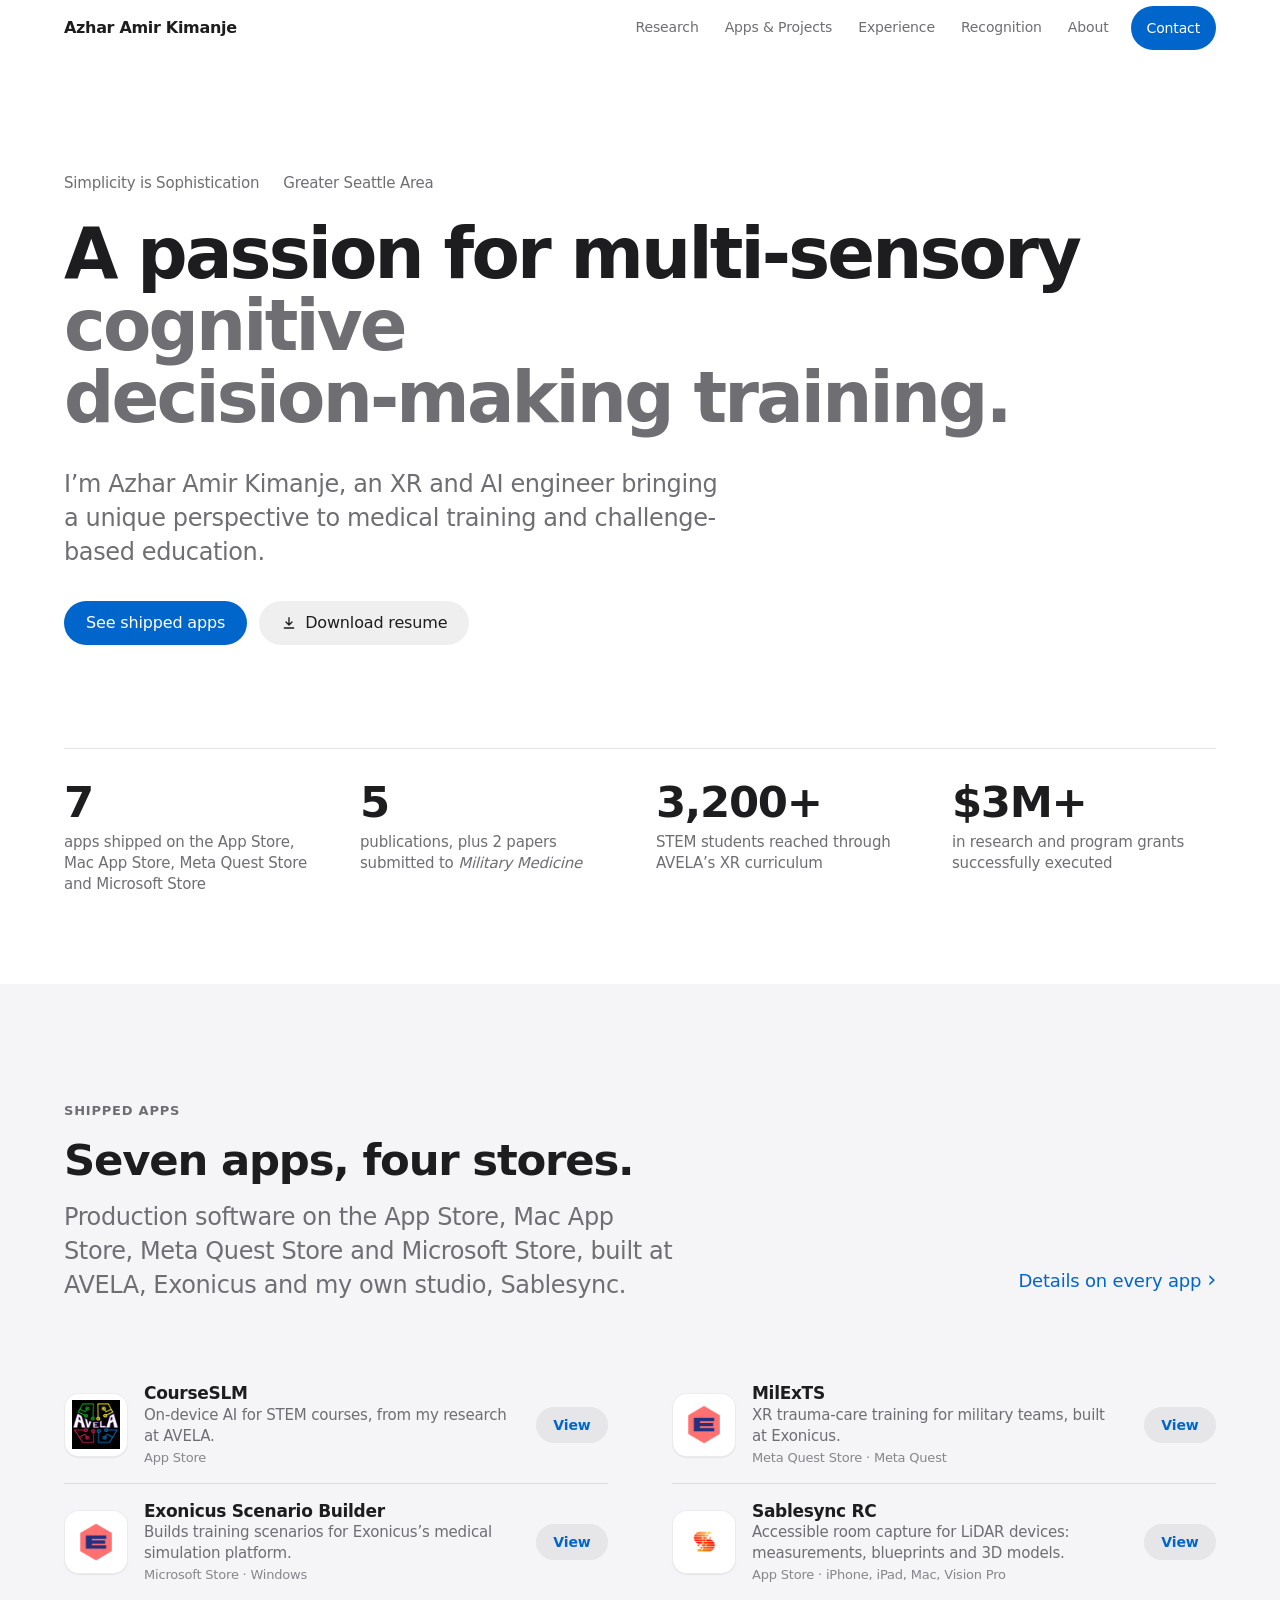
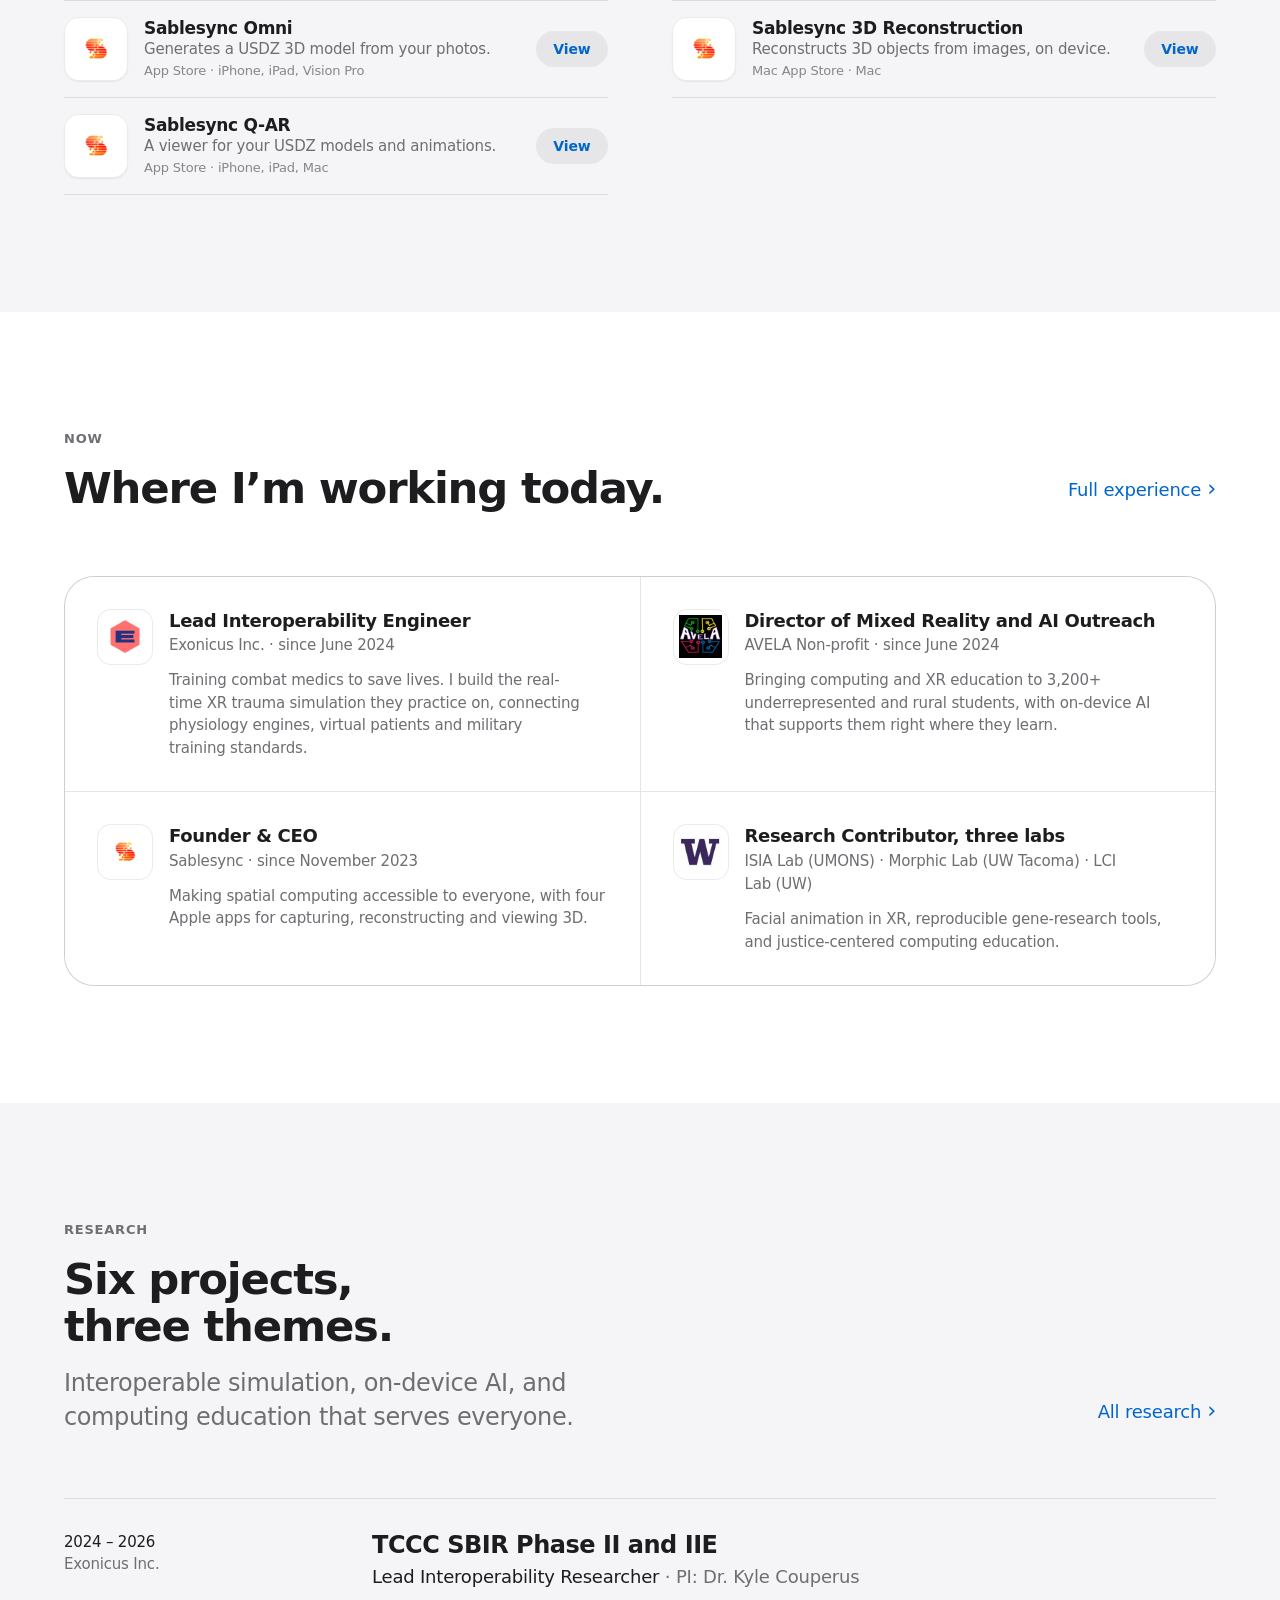
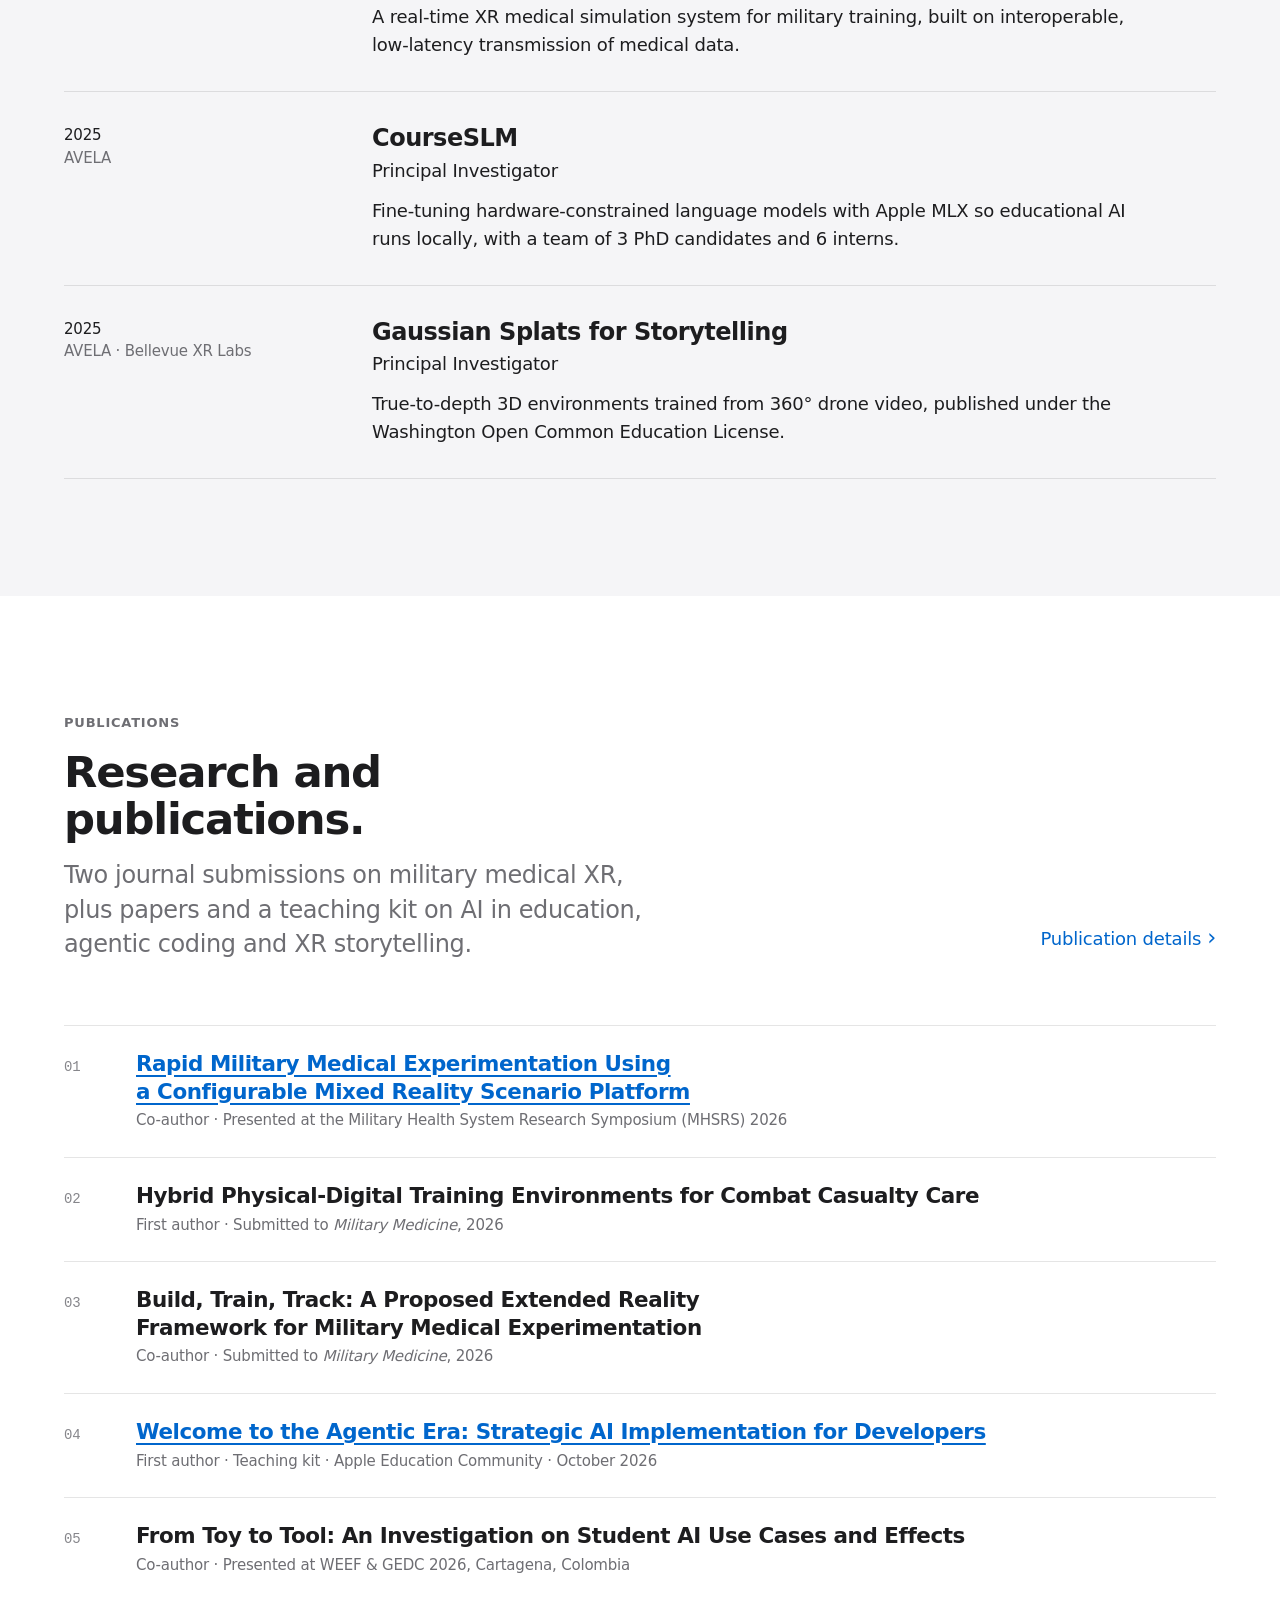
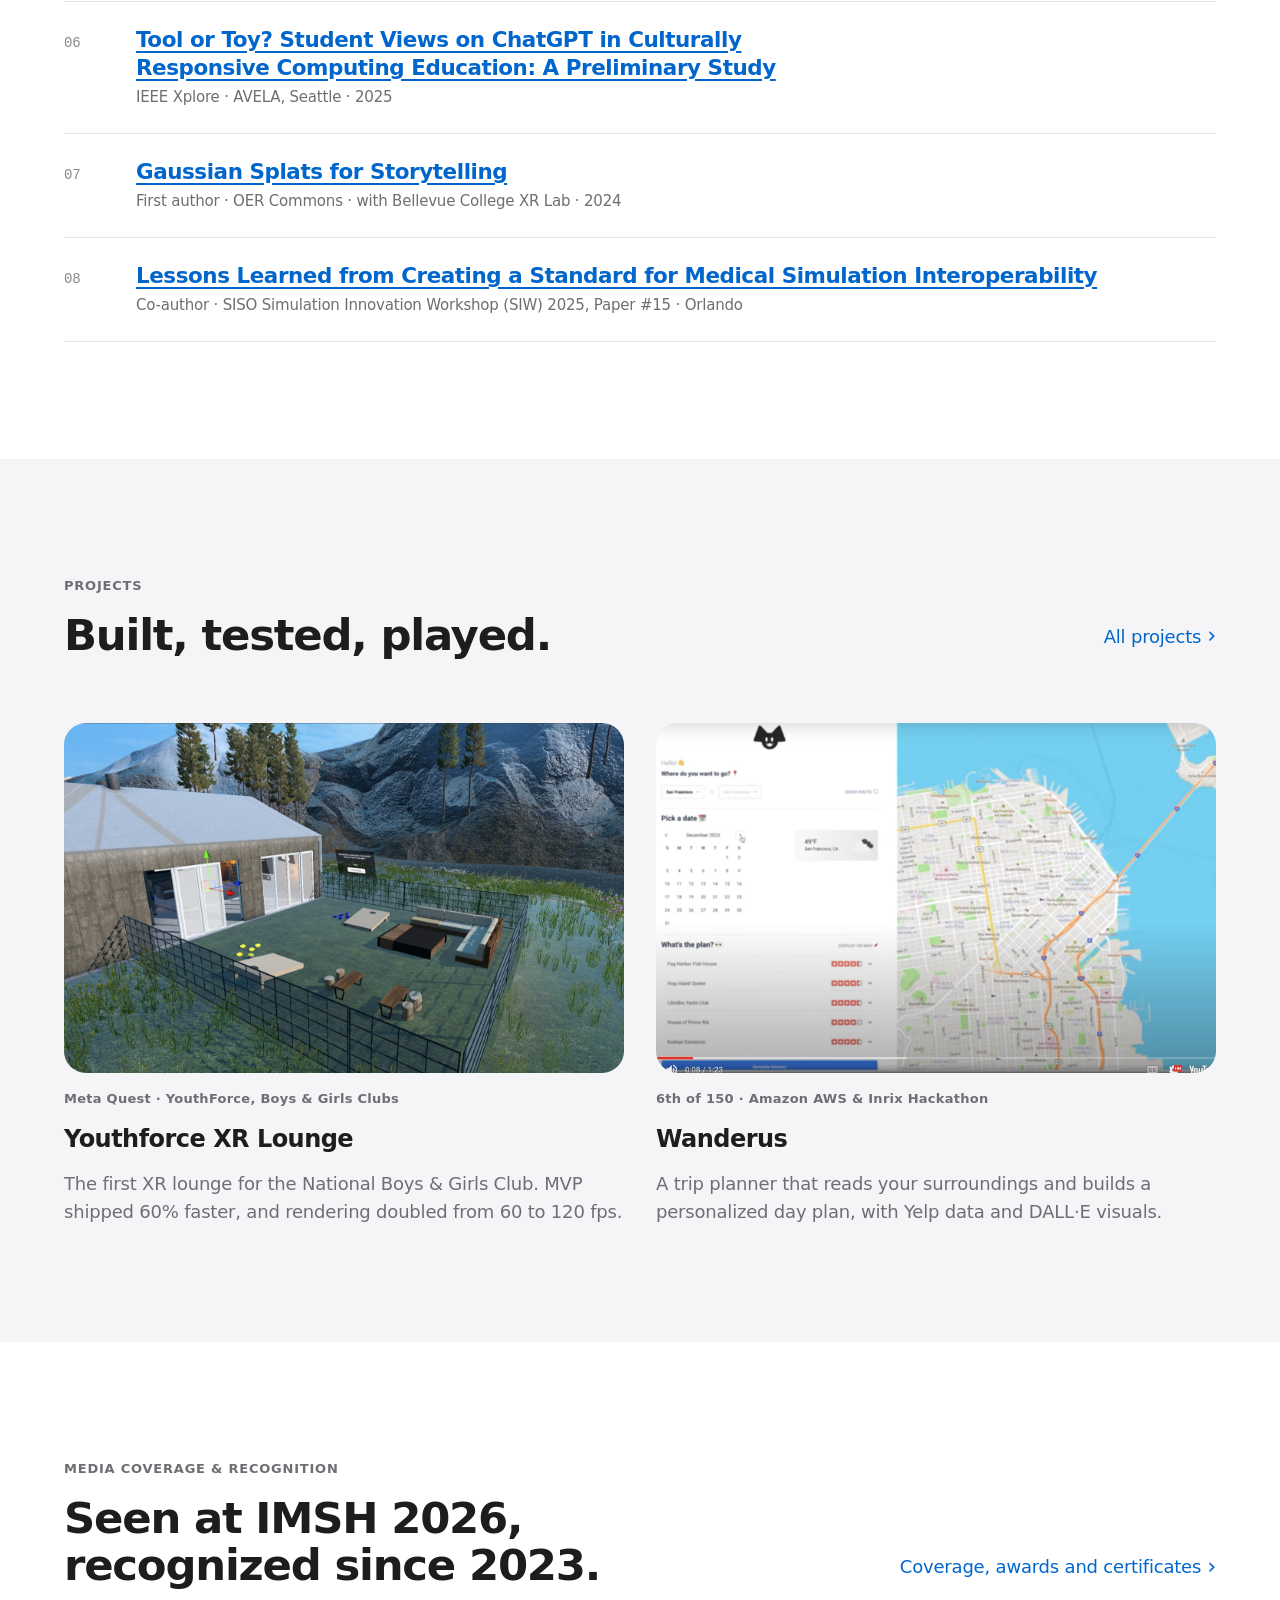
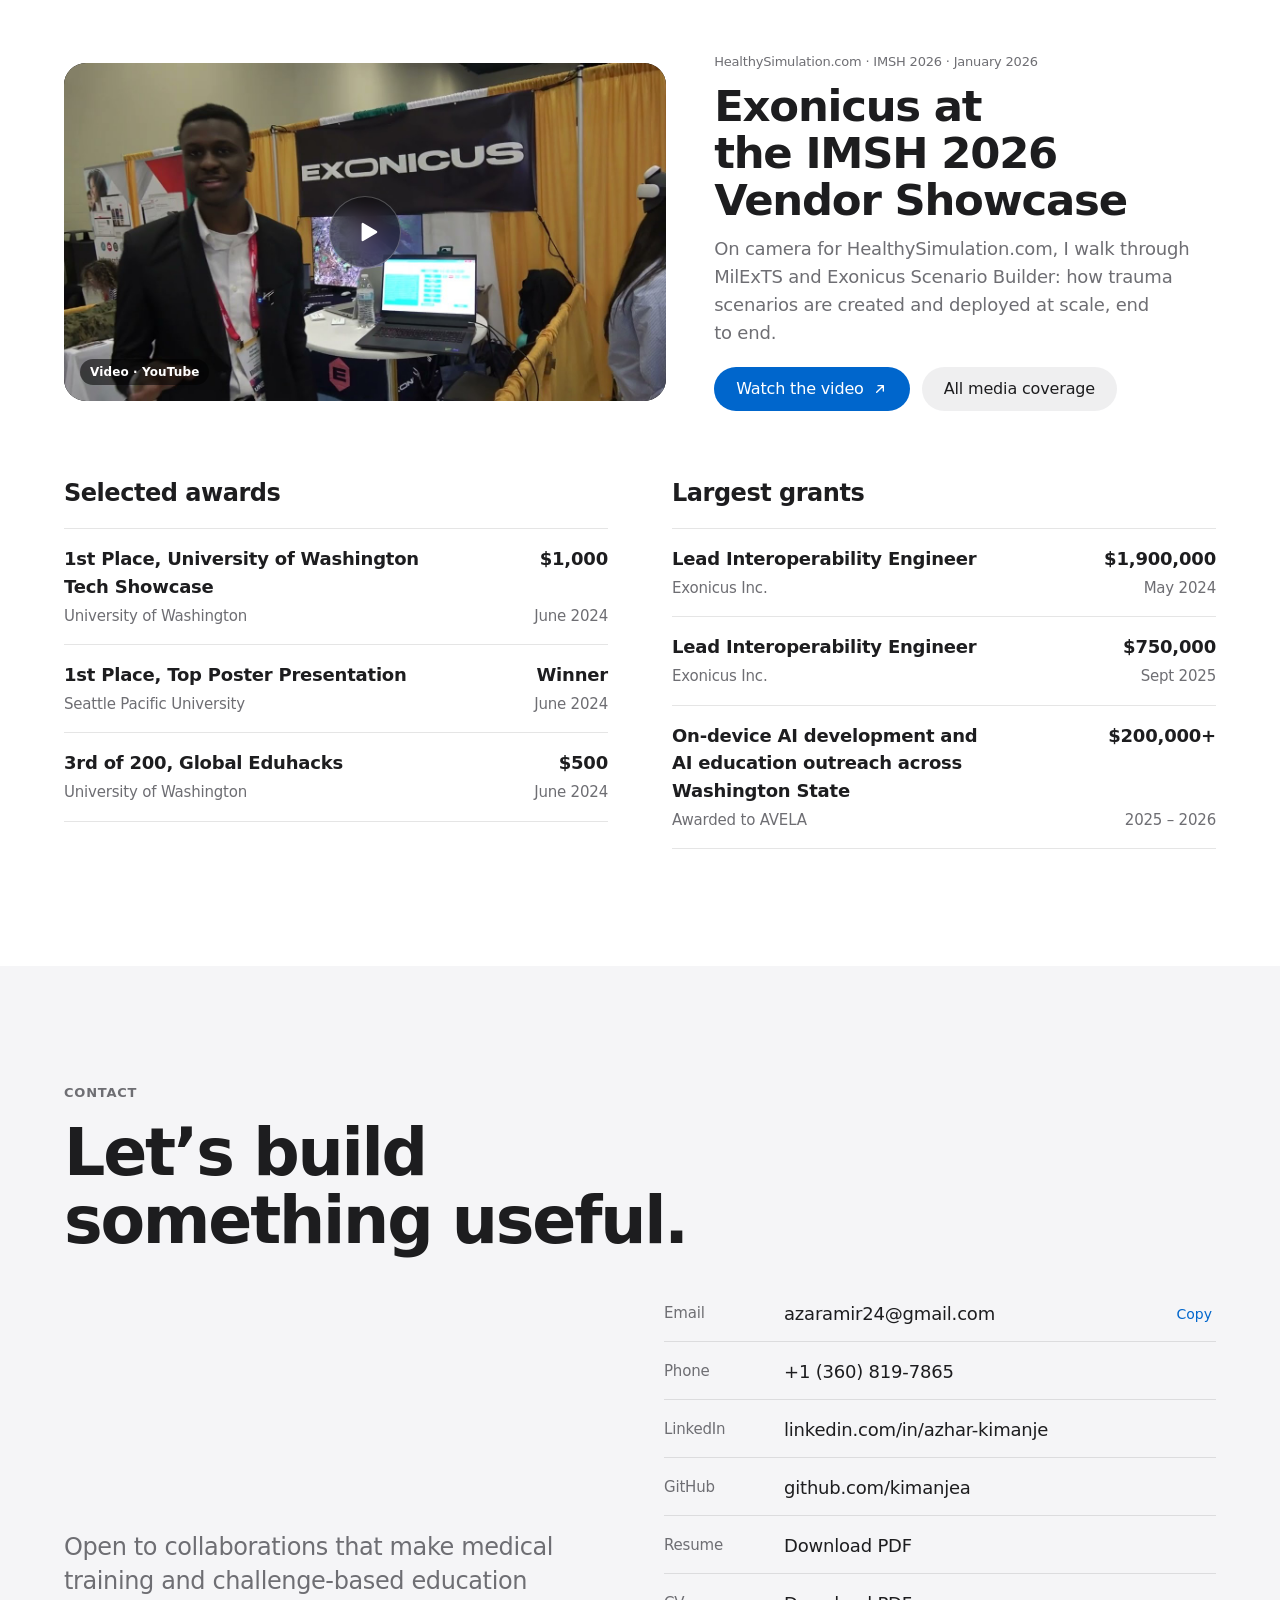
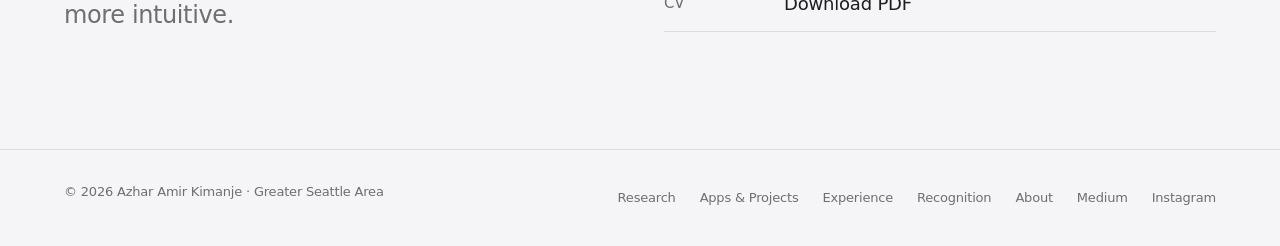
<file: index.html>
<!doctype html>
<html lang="en">
<head>
<meta charset="utf-8">
<meta name="viewport" content="width=device-width, initial-scale=1, viewport-fit=cover">
<title>Azhar Amir Kimanje · XR and AI Engineer and Researcher</title>
<meta name="description" content="Azhar Amir Kimanje builds extended reality and on-device AI systems for medical simulation and computing education. Seven apps shipped on the App Store, Mac App Store, Meta Quest Store and Microsoft Store.">
<link rel="canonical" href="https://kimanjea.github.io/azhar/">
<meta name="color-scheme" content="light dark">
<meta name="theme-color" content="#ffffff" media="(prefers-color-scheme: light)">
<meta name="theme-color" content="#0b0b0c" media="(prefers-color-scheme: dark)">
<meta property="og:type" content="website">
<meta property="og:title" content="Azhar Amir Kimanje · XR and AI Engineer and Researcher">
<meta property="og:description" content="Azhar Amir Kimanje builds extended reality and on-device AI systems for medical simulation and computing education. Seven apps shipped on the App Store, Mac App Store, Meta Quest Store and Microsoft Store.">
<meta property="og:url" content="https://kimanjea.github.io/azhar/">
<meta property="og:image" content="https://kimanjea.github.io/azhar/img/og.jpg">
<meta name="twitter:card" content="summary_large_image">
<link rel="icon" href="assets/favicon.ico">
<link rel="apple-touch-icon" href="img/logos/sablesync.png">
<link rel="stylesheet" href="styles/site.css">
<script src="scripts/site.js" defer></script>
</head>
<body>
<a class="skip-link" href="#main">Skip to content</a>
<header class="nav">
  <div class="wrap nav-bar">
    <a class="nav-name" href="index.html" aria-current="page">Azhar Amir Kimanje</a>
    <nav aria-label="Primary">
      <ul class="nav-links">
        <li><a href="research.html">Research</a></li>
        <li><a href="work.html">Apps &amp; Projects</a></li>
        <li><a href="experience.html">Experience</a></li>
        <li><a href="recognition.html">Recognition</a></li>
        <li><a href="about.html">About</a></li>
        <li class="nav-cta"><a class="btn btn-primary btn-sm" href="#contact">Contact</a></li>
      </ul>
    </nav>
    <button class="nav-toggle" type="button" aria-expanded="false" aria-controls="nav-panel"><span class="label">Menu</span><span class="bars" aria-hidden="true"></span></button>
  </div>
  <div class="nav-panel" id="nav-panel">
    <nav class="wrap" aria-label="Primary, mobile">
      <ul>
          <li><a href="index.html" aria-current="page">Home</a></li>
          <li><a href="research.html">Research</a></li>
          <li><a href="work.html">Apps &amp; Projects</a></li>
          <li><a href="experience.html">Experience</a></li>
          <li><a href="recognition.html">Recognition</a></li>
          <li><a href="about.html">About</a></li>
          <li><a href="#contact">Contact</a></li>
      </ul>
    </nav>
  </div>
</header>
<main id="main">
<section class="hero" aria-labelledby="hero-title">
  <div class="wrap">
    <p class="hero-meta">
      <span>Simplicity is Sophistication</span>
      <span>Greater Seattle Area</span>
    </p>
    <h1 id="hero-title" class="hero-long"><span class="line">A passion for multi‑sensory</span> <span class="line soft">cognitive decision‑making training.</span></h1>
    <p class="lead">I’m Azhar Amir Kimanje, an XR and AI engineer bringing a unique perspective to medical training and challenge-based education.</p>
    <div class="actions">
      <a class="btn btn-primary" href="#apps">See shipped apps</a>
      <a class="btn btn-secondary" href="Azhar-Amir-Kimanje-Resume.pdf"><svg viewBox="0 0 24 24" fill="none" stroke="currentColor" stroke-width="2" stroke-linecap="round" stroke-linejoin="round" aria-hidden="true"><path d="M12 4v11m0 0-4.5-4.5M12 15l4.5-4.5M5 19.5h14"/></svg>Download resume</a>
    </div>
    <ul class="stats" aria-label="At a glance">
      <li class="stat"><b>7</b><span>apps shipped on the App Store, Mac App Store, Meta Quest Store and Microsoft Store</span></li>
      <li class="stat"><b>5</b><span>publications, plus 2 papers submitted to <em>Military Medicine</em></span></li>
      <li class="stat"><b class="tnum">3,200+</b><span>STEM students reached through AVELA’s XR curriculum</span></li>
      <li class="stat"><b class="tnum">$3M+</b><span>in research and program grants successfully executed</span></li>
    </ul>
  </div>
</section>

<section class="section tint" id="apps" aria-labelledby="apps-title">
  <div class="wrap">
    <div class="section-head">
      <div>
        <p class="eyebrow">Shipped apps</p>
        <h2 class="h2" id="apps-title">Seven apps, four stores.</h2>
        <p class="lead">Production software on the App Store, Mac App Store, Meta Quest Store and Microsoft Store, built at AVELA, Exonicus and my own studio, Sablesync.</p>
      </div>
      <a class="more" href="work.html#shipped">Details on every app</a>
    </div>
    <ul class="app-list">
      <li class="app-row reveal">
        <div class="app-icon"><img src="img/logos/avela.png" alt="" width="240" height="240"></div>
        <div class="app-row-text">
          <h3>CourseSLM</h3>
          <p>On-device AI for STEM courses, from my research at AVELA.</p>
          <p class="app-row-meta">App Store</p>
        </div>
        <a class="btn btn-secondary btn-sm app-get" href="https://apps.apple.com/us/app/courseslm/id6784030336" rel="noopener" aria-label="View CourseSLM on the App Store (opens apps.apple.com)">View</a>
      </li>
      <li class="app-row reveal">
        <div class="app-icon"><img src="img/logos/exonicus.png" alt="" width="240" height="240"></div>
        <div class="app-row-text">
          <h3>MilExTS</h3>
          <p>XR trauma-care training for military teams, built at Exonicus.</p>
          <p class="app-row-meta">Meta Quest Store · Meta Quest</p>
        </div>
        <a class="btn btn-secondary btn-sm app-get" href="https://www.meta.com/experiences/exonicus/25201009106169108/" rel="noopener" aria-label="View MilExTS on the Meta Quest Store (opens meta.com)">View</a>
      </li>
      <li class="app-row reveal">
        <div class="app-icon"><img src="img/logos/exonicus.png" alt="" width="240" height="240"></div>
        <div class="app-row-text">
          <h3>Exonicus Scenario Builder</h3>
          <p>Builds training scenarios for Exonicus’s medical simulation platform.</p>
          <p class="app-row-meta">Microsoft Store · Windows</p>
        </div>
        <a class="btn btn-secondary btn-sm app-get" href="https://apps.microsoft.com/store/detail/9N0J85TKD5N3?cid=DevShareMCLPCS" rel="noopener" aria-label="View Exonicus Scenario Builder on the Microsoft Store (opens apps.microsoft.com)">View</a>
      </li>
      <li class="app-row reveal">
        <div class="app-icon"><img src="img/logos/sablesync.png" alt="" width="240" height="240"></div>
        <div class="app-row-text">
          <h3>Sablesync RC</h3>
          <p>Accessible room capture for LiDAR devices: measurements, blueprints and 3D models.</p>
          <p class="app-row-meta">App Store · iPhone, iPad, Mac, Vision Pro</p>
        </div>
        <a class="btn btn-secondary btn-sm app-get" href="https://apps.apple.com/us/app/sablesync-rc/id6756151582" rel="noopener" aria-label="View Sablesync RC on the App Store (opens apps.apple.com)">View</a>
      </li>
      <li class="app-row reveal">
        <div class="app-icon"><img src="img/logos/sablesync.png" alt="" width="240" height="240"></div>
        <div class="app-row-text">
          <h3>Sablesync Omni</h3>
          <p>Generates a USDZ 3D model from your photos.</p>
          <p class="app-row-meta">App Store · iPhone, iPad, Vision Pro</p>
        </div>
        <a class="btn btn-secondary btn-sm app-get" href="https://apps.apple.com/us/app/sablesync-omni/id6755838666" rel="noopener" aria-label="View Sablesync Omni on the App Store (opens apps.apple.com)">View</a>
      </li>
      <li class="app-row reveal">
        <div class="app-icon"><img src="img/logos/sablesync.png" alt="" width="240" height="240"></div>
        <div class="app-row-text">
          <h3>Sablesync 3D Reconstruction</h3>
          <p>Reconstructs 3D objects from images, on device.</p>
          <p class="app-row-meta">Mac App Store · Mac</p>
        </div>
        <a class="btn btn-secondary btn-sm app-get" href="https://apps.apple.com/us/app/sablesync-3d-reconstruction/id6756083544?mt=12" rel="noopener" aria-label="View Sablesync 3D Reconstruction on the Mac App Store (opens apps.apple.com)">View</a>
      </li>
      <li class="app-row reveal">
        <div class="app-icon"><img src="img/logos/sablesync.png" alt="" width="240" height="240"></div>
        <div class="app-row-text">
          <h3>Sablesync Q-AR</h3>
          <p>A viewer for your USDZ models and animations.</p>
          <p class="app-row-meta">App Store · iPhone, iPad, Mac</p>
        </div>
        <a class="btn btn-secondary btn-sm app-get" href="https://apps.apple.com/us/app/sablesync-q-ar/id6755781808" rel="noopener" aria-label="View Sablesync Q-AR on the App Store (opens apps.apple.com)">View</a>
      </li>
    </ul>
  </div>
</section>

<section class="section" aria-labelledby="now-title">
  <div class="wrap">
    <div class="section-head">
      <div>
        <p class="eyebrow">Now</p>
        <h2 class="h2" id="now-title">Where I’m working today.</h2>
      </div>
      <a class="more" href="experience.html">Full experience</a>
    </div>
    <ul class="roles">
      <li class="role reveal">
        <div class="logo-tile"><img src="img/logos/exonicus.png" alt="" width="240" height="240"></div>
        <div>
          <h3>Lead Interoperability Engineer</h3>
          <p class="where">Exonicus Inc. · since June 2024</p>
          <p class="desc">Training combat medics to save lives. I build the real-time XR trauma simulation they practice on, connecting physiology engines, virtual patients and military training standards.</p>
        </div>
      </li>
      <li class="role reveal" style="--i:1">
        <div class="logo-tile"><img src="img/logos/avela.png" alt="" width="240" height="240"></div>
        <div>
          <h3>Director of Mixed Reality and AI Outreach</h3>
          <p class="where">AVELA Non-profit · since June 2024</p>
          <p class="desc">Bringing computing and XR education to 3,200+ underrepresented and rural students, with on-device AI that supports them right where they learn.</p>
        </div>
      </li>
      <li class="role reveal">
        <div class="logo-tile"><img src="img/logos/sablesync.png" alt="" width="240" height="240"></div>
        <div>
          <h3>Founder &amp; CEO</h3>
          <p class="where">Sablesync · since November 2023</p>
          <p class="desc">Making spatial computing accessible to everyone, with four Apple apps for capturing, reconstructing and viewing 3D.</p>
        </div>
      </li>
      <li class="role reveal" style="--i:1">
        <div class="logo-tile"><img src="img/logos/uw.png" alt="" width="240" height="240"></div>
        <div>
          <h3>Research Contributor, three labs</h3>
          <p class="where">ISIA Lab (UMONS) · Morphic Lab (UW Tacoma) · LCI Lab (UW)</p>
          <p class="desc">Facial animation in XR, reproducible gene-research tools, and justice-centered computing education.</p>
        </div>
      </li>
    </ul>
  </div>
</section>

<section class="section tint" aria-labelledby="research-title">
  <div class="wrap">
    <div class="section-head">
      <div>
        <p class="eyebrow">Research</p>
        <h2 class="h2" id="research-title">Six projects, three themes.</h2>
        <p class="lead">Interoperable simulation, on-device AI, and computing education that serves everyone.</p>
      </div>
      <a class="more" href="research.html">All research</a>
    </div>
    <ul class="entries">
      <li class="entry reveal">
        <p class="entry-meta"><span class="date">2024 – 2026</span>Exonicus Inc.</p>
        <div>
          <h3>TCCC SBIR Phase II and IIE</h3>
          <p class="role-line"><strong>Lead Interoperability Researcher</strong> · PI: Dr. Kyle Couperus</p>
          <p class="body">A real-time XR medical simulation system for military training, built on interoperable, low-latency transmission of medical data.</p>
        </div>
      </li>
      <li class="entry reveal">
        <p class="entry-meta"><span class="date">2025</span>AVELA</p>
        <div>
          <h3>CourseSLM</h3>
          <p class="role-line"><strong>Principal Investigator</strong></p>
          <p class="body">Fine-tuning hardware-constrained language models with Apple MLX so educational AI runs locally, with a team of 3 PhD candidates and 6 interns.</p>
        </div>
      </li>
      <li class="entry reveal">
        <p class="entry-meta"><span class="date">2025</span>AVELA · Bellevue XR Labs</p>
        <div>
          <h3>Gaussian Splats for Storytelling</h3>
          <p class="role-line"><strong>Principal Investigator</strong></p>
          <p class="body">True-to-depth 3D environments trained from 360° drone video, published under the Washington Open Common Education License.</p>
        </div>
      </li>
    </ul>
  </div>
</section>

<section class="section" aria-labelledby="pubs-title">
  <div class="wrap">
    <div class="section-head">
      <div>
        <p class="eyebrow">Publications</p>
        <h2 class="h2" id="pubs-title">Research and publications.</h2>
        <p class="lead">Two journal submissions on military medical XR, plus papers and a teaching kit on AI in education, agentic coding and XR storytelling.</p>
      </div>
      <a class="more" href="research.html#publications">Publication details</a>
    </div>
    <ol class="pubs">
      <li class="pub reveal"><div><h3><a href="https://mhsrs.health.mil/MHSRS/download/downloadabstractfile/7191" rel="noopener">Rapid Military Medical Experimentation Using a Configurable Mixed Reality Scenario Platform</a></h3><p class="venue">Co-author · Presented at the Military Health System Research Symposium (MHSRS) 2026</p></div></li>
      <li class="pub reveal"><div><h3>Hybrid Physical-Digital Training Environments for Combat Casualty Care</h3><p class="venue">First author · Submitted to <em>Military Medicine</em>, 2026</p></div></li>
      <li class="pub reveal"><div><h3>Build, Train, Track: A Proposed Extended Reality Framework for Military Medical Experimentation</h3><p class="venue">Co-author · Submitted to <em>Military Medicine</em>, 2026</p></div></li>
      <li class="pub reveal"><div><h3><a href="https://education.apple.com/resource/250015530" rel="noopener">Welcome to the Agentic Era: Strategic AI Implementation for Developers</a></h3><p class="venue">First author · Teaching kit · Apple Education Community · October 2026</p></div></li>
      <li class="pub reveal"><div><h3>From Toy to Tool: An Investigation on Student AI Use Cases and Effects</h3><p class="venue">Co-author · Presented at WEEF &amp; GEDC 2026, Cartagena, Colombia</p></div></li>
      <li class="pub reveal"><div><h3><a href="https://ieeexplore.ieee.org/document/11256481" rel="noopener">Tool or Toy? Student Views on ChatGPT in Culturally Responsive Computing Education: A Preliminary Study</a></h3><p class="venue">IEEE Xplore · AVELA, Seattle · 2025</p></div></li>
      <li class="pub reveal"><div><h3><a href="https://oercommons.org/courseware/lesson/135180/student/?section=4" rel="noopener">Gaussian Splats for Storytelling</a></h3><p class="venue">First author · OER Commons · with Bellevue College XR Lab · 2024</p></div></li>
      <li class="pub reveal"><div><h3><a href="https://cdn.ymaws.com/www.sisostandards.org/resource/resmgr/events/siw/2025_siw/2025_siw_agenda.pdf" rel="noopener">Lessons Learned from Creating a Standard for Medical Simulation Interoperability</a></h3><p class="venue">Co-author · SISO Simulation Innovation Workshop (SIW) 2025, Paper #15 · Orlando</p></div></li>
    </ol>
  </div>
</section>

<section class="section tint" aria-labelledby="projects-title">
  <div class="wrap">
    <div class="section-head">
      <div>
        <p class="eyebrow">Projects</p>
        <h2 class="h2" id="projects-title">Built, tested, played.</h2>
      </div>
      <a class="more" href="work.html">All projects</a>
    </div>
    <ul class="projects">
      <li class="project reveal">
        <a href="work.html#youthforce" class="shot"><img src="img/work/youthforce-lounge.jpg" alt="The Youthforce XR Lounge: a mountain-side clubhouse with a fenced patio, seating and games, rendered in Unity" width="1800" height="912" loading="lazy"></a>
        <p class="kicker">Meta Quest · YouthForce, Boys &amp; Girls Clubs</p>
        <h3><a href="work.html#youthforce" style="color:inherit;text-decoration:none">Youthforce XR Lounge</a></h3>
        <p>The first XR lounge for the National Boys &amp; Girls Club. MVP shipped 60% faster, and rendering doubled from 60 to 120 fps.</p>
      </li>
      <li class="project reveal" style="--i:1">
        <a href="work.html#wanderus" class="shot"><img src="img/work/wanderus.jpg" alt="Wanderus planner with destination, date picker and a day plan beside a map of San Francisco" width="1800" height="1055" loading="lazy"></a>
        <p class="kicker">6th of 150 · Amazon AWS &amp; Inrix Hackathon</p>
        <h3><a href="work.html#wanderus" style="color:inherit;text-decoration:none">Wanderus</a></h3>
        <p>A trip planner that reads your surroundings and builds a personalized day plan, with Yelp data and DALL·E visuals.</p>
      </li>
    </ul>
  </div>
</section>

<section class="section" aria-labelledby="rec-title">
  <div class="wrap">
    <div class="section-head">
      <div>
        <p class="eyebrow">Media Coverage &amp; Recognition</p>
        <h2 class="h2" id="rec-title">Seen at IMSH 2026, recognized since 2023.</h2>
      </div>
      <a class="more" href="recognition.html">Coverage, awards and certificates</a>
    </div>
    <article class="coverage-feature reveal" aria-labelledby="home-video-title">
      <a class="video-link" href="https://www.youtube.com/watch?v=uTnawLX5UoM" rel="noopener">
        <img src="img/media/imsh-video.jpg" alt="Azhar Amir Kimanje at the Exonicus booth at IMSH 2026, with a demo running on a laptop behind him" width="1280" height="720" loading="lazy">
        <span class="play"><svg viewBox="0 0 24 24" fill="currentColor" aria-hidden="true"><path d="M7 4.5v15a1 1 0 0 0 1.5.86l12.5-7.5a1 1 0 0 0 0-1.72L8.5 3.64A1 1 0 0 0 7 4.5z"/></svg></span>
        <span class="duration-tag">Video · YouTube</span>
        <span class="sr-only">Watch the IMSH 2026 vendor showcase on YouTube</span>
      </a>
      <div class="text">
        <p class="kicker caption">HealthySimulation.com · IMSH 2026 · January 2026</p>
        <h3 id="home-video-title">Exonicus at the IMSH 2026 Vendor Showcase</h3>
        <p class="muted">On camera for HealthySimulation.com, I walk through MilExTS and Exonicus Scenario Builder: how trauma scenarios are created and deployed at scale, end to end.</p>
        <div class="actions">
          <a class="btn btn-primary" href="https://www.youtube.com/watch?v=uTnawLX5UoM" rel="noopener">Watch the video <svg viewBox="0 0 24 24" fill="none" stroke="currentColor" stroke-width="2" stroke-linecap="round" stroke-linejoin="round" aria-hidden="true"><path d="M7 17 17 7M9 7h8v8"/></svg></a>
          <a class="btn btn-secondary" href="recognition.html#media">All media coverage</a>
        </div>
      </div>
    </article>
    <div class="split">
      <div class="reveal">
        <h3 class="col-title">Selected awards</h3>
        <ul class="ledger">
          <li><span class="what">1st Place, University of Washington Tech Showcase</span><span class="who">University of Washington</span><span class="amt">$1,000</span><span class="when">June 2024</span></li>
          <li><span class="what">1st Place, Top Poster Presentation</span><span class="who">Seattle Pacific University</span><span class="amt">Winner</span><span class="when">June 2024</span></li>
          <li><span class="what">3rd of 200, Global Eduhacks</span><span class="who">University of Washington</span><span class="amt">$500</span><span class="when">June 2024</span></li>
        </ul>
      </div>
      <div class="reveal" style="--i:1">
        <h3 class="col-title">Largest grants</h3>
        <ul class="ledger">
          <li><span class="what">Lead Interoperability Engineer</span><span class="who">Exonicus Inc.</span><span class="amt">$1,900,000</span><span class="when">May 2024</span></li>
          <li><span class="what">Lead Interoperability Engineer</span><span class="who">Exonicus Inc.</span><span class="amt">$750,000</span><span class="when">Sept 2025</span></li>
          <li><span class="what">On-device AI development and AI education outreach across Washington State</span><span class="who">Awarded to AVELA</span><span class="amt">$200,000+</span><span class="when">2025 – 2026</span></li>
        </ul>
      </div>
    </div>
  </div>
</section>

</main>

<section class="contact" id="contact" aria-labelledby="contact-title">
  <div class="wrap">
    <p class="eyebrow">Contact</p>
    <h2 class="h1" id="contact-title">Let’s build something useful.</h2>
    <div class="contact-grid">
      <p class="lead">Open to collaborations that make medical training and challenge-based education more intuitive.</p>
      <ul class="contact-list">
        <li><span class="label">Email</span><a class="grow" href="mailto:azaramir24@gmail.com">azaramir24@gmail.com</a><button class="copy-btn" type="button" data-copy="azaramir24@gmail.com">Copy</button></li>
        <li><span class="label">Phone</span><a class="grow tnum" href="tel:+13608197865">+1&nbsp;(360)&nbsp;819‑7865</a></li>
        <li><span class="label">LinkedIn</span><a class="grow" href="https://www.linkedin.com/in/azhar-kimanje" rel="noopener">linkedin.com/in/azhar-kimanje</a></li>
        <li><span class="label">GitHub</span><a class="grow" href="https://github.com/kimanjea" rel="noopener">github.com/kimanjea</a></li>
        <li><span class="label">Resume</span><a class="grow" href="Azhar-Amir-Kimanje-Resume.pdf">Download PDF</a></li>
        <li><span class="label">CV</span><a class="grow" href="Azhar-Amir-Kimanje-CV.pdf">Download PDF</a></li>
      </ul>
    </div>
    <p class="sr-only" role="status" id="copy-status"></p>
  </div>
</section>
<footer class="footer">
  <div class="wrap">
    <span>© <span data-year>2026</span> Azhar Amir Kimanje · Greater Seattle Area</span>
    <nav aria-label="Footer">
      <ul>
        <li><a href="research.html">Research</a></li>
        <li><a href="work.html">Apps &amp; Projects</a></li>
        <li><a href="experience.html">Experience</a></li>
        <li><a href="recognition.html">Recognition</a></li>
        <li><a href="about.html">About</a></li>
        <li><a href="https://medium.com/@azaramir24/about" rel="noopener">Medium</a></li>
        <li><a href="https://www.instagram.com/sablesync/" rel="noopener">Instagram</a></li>
      </ul>
    </nav>
  </div>
</footer>
</body>
</html>
</file>
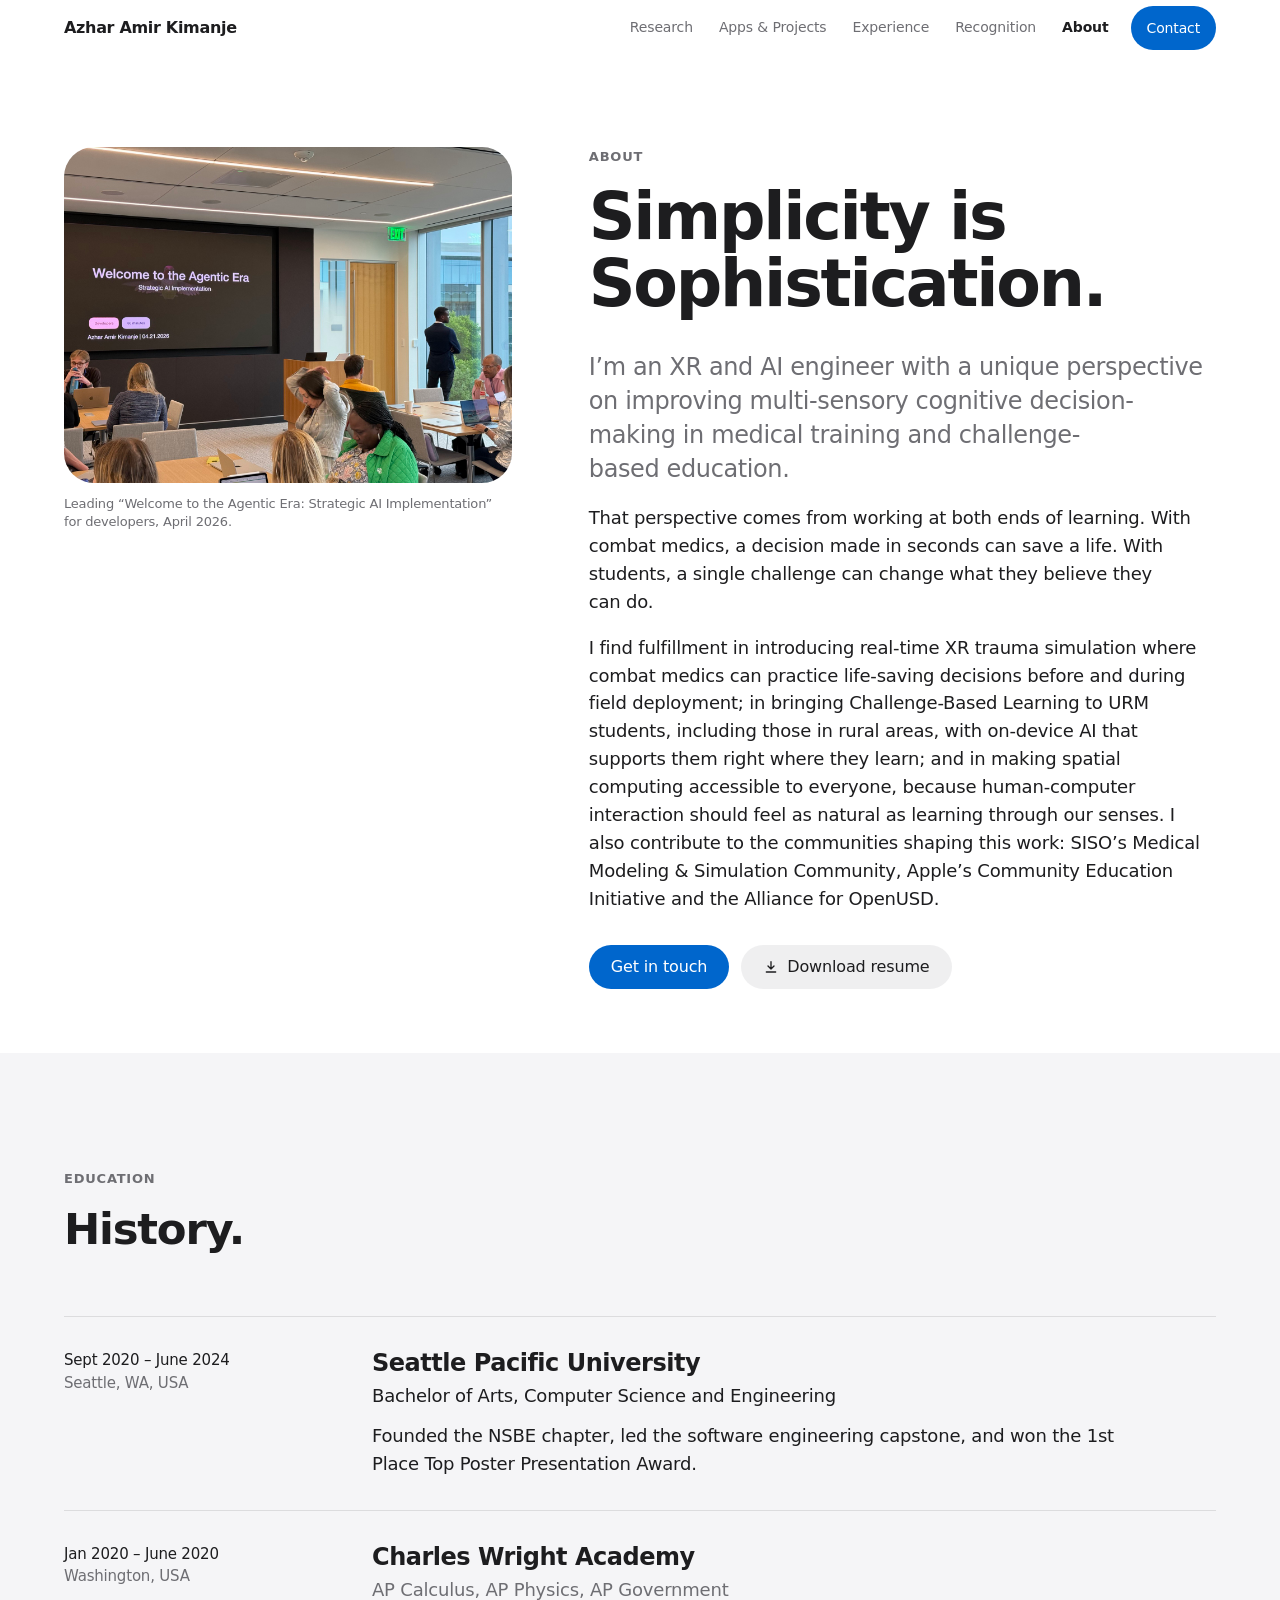
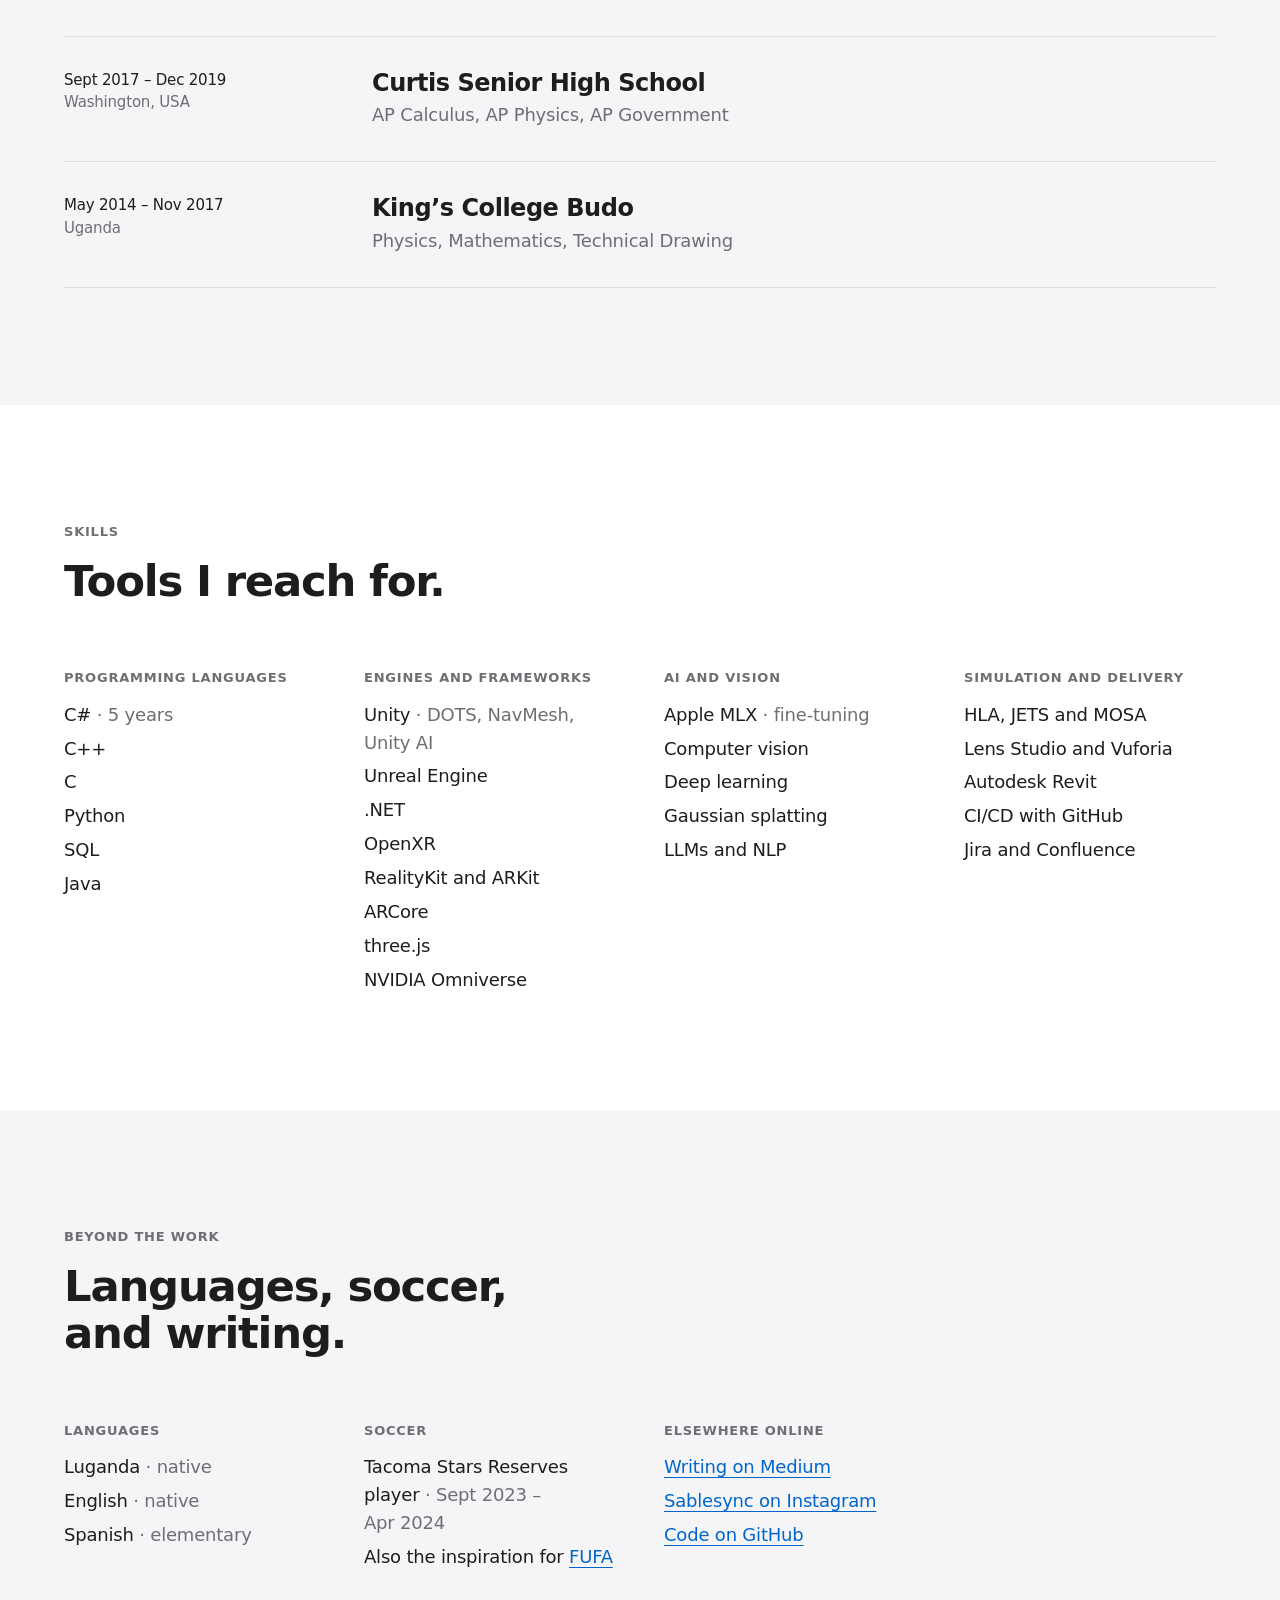
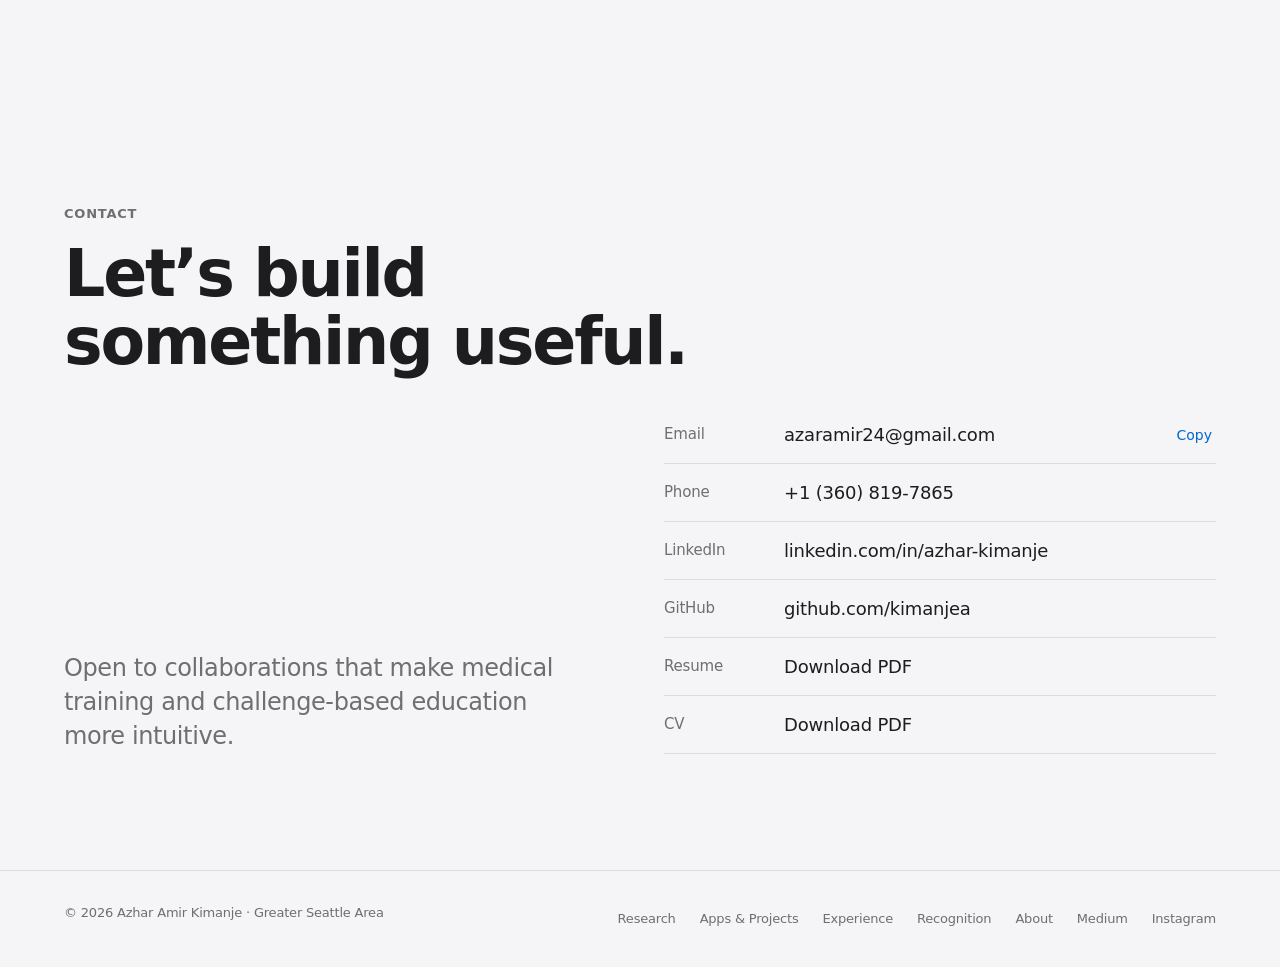
<file: about.html>
<!doctype html>
<html lang="en">
<head>
<meta charset="utf-8">
<meta name="viewport" content="width=device-width, initial-scale=1, viewport-fit=cover">
<title>About · Azhar Amir Kimanje</title>
<meta name="description" content="Azhar Amir Kimanje is an XR and AI engineer working at the intersection of extended reality, systems interoperability and on-device AI.">
<link rel="canonical" href="https://kimanjea.github.io/azhar/about.html">
<meta name="color-scheme" content="light dark">
<meta name="theme-color" content="#ffffff" media="(prefers-color-scheme: light)">
<meta name="theme-color" content="#0b0b0c" media="(prefers-color-scheme: dark)">
<meta property="og:type" content="website">
<meta property="og:title" content="About · Azhar Amir Kimanje">
<meta property="og:description" content="Azhar Amir Kimanje is an XR and AI engineer working at the intersection of extended reality, systems interoperability and on-device AI.">
<meta property="og:url" content="https://kimanjea.github.io/azhar/about.html">
<meta property="og:image" content="https://kimanjea.github.io/azhar/img/og.jpg">
<meta name="twitter:card" content="summary_large_image">
<link rel="icon" href="assets/favicon.ico">
<link rel="apple-touch-icon" href="img/logos/sablesync.png">
<link rel="stylesheet" href="styles/site.css">
<script src="scripts/site.js" defer></script>
</head>
<body>
<a class="skip-link" href="#main">Skip to content</a>
<header class="nav">
  <div class="wrap nav-bar">
    <a class="nav-name" href="index.html">Azhar Amir Kimanje</a>
    <nav aria-label="Primary">
      <ul class="nav-links">
        <li><a href="research.html">Research</a></li>
        <li><a href="work.html">Apps &amp; Projects</a></li>
        <li><a href="experience.html">Experience</a></li>
        <li><a href="recognition.html">Recognition</a></li>
        <li><a href="about.html" aria-current="page">About</a></li>
        <li class="nav-cta"><a class="btn btn-primary btn-sm" href="#contact">Contact</a></li>
      </ul>
    </nav>
    <button class="nav-toggle" type="button" aria-expanded="false" aria-controls="nav-panel"><span class="label">Menu</span><span class="bars" aria-hidden="true"></span></button>
  </div>
  <div class="nav-panel" id="nav-panel">
    <nav class="wrap" aria-label="Primary, mobile">
      <ul>
          <li><a href="index.html">Home</a></li>
          <li><a href="research.html">Research</a></li>
          <li><a href="work.html">Apps &amp; Projects</a></li>
          <li><a href="experience.html">Experience</a></li>
          <li><a href="recognition.html">Recognition</a></li>
          <li><a href="about.html" aria-current="page">About</a></li>
          <li><a href="#contact">Contact</a></li>
      </ul>
    </nav>
  </div>
</header>
<main id="main">
<section class="page-hero" aria-labelledby="page-title">
  <div class="wrap about-grid">
    <div>
      <figure class="about-figure">
        <div class="portrait"><img src="img/about-agentic-era.jpg" alt="Azhar Amir Kimanje standing at the front of a room of developers working on laptops, with his title slide “Welcome to the Agentic Era: Strategic AI Implementation” on the screen" width="1600" height="1200" fetchpriority="high"></div>
        <figcaption class="caption portrait-cap">Leading “Welcome to the Agentic Era: Strategic AI Implementation” for developers, April 2026.</figcaption>
      </figure>
    </div>
    <div>
      <p class="eyebrow">About</p>
      <h1 class="h1" id="page-title">Simplicity is Sophistication.</h1>
      <div class="prose mt-6">
        <p class="lead about-lead">I’m an XR and AI engineer with a unique perspective on improving multi-sensory cognitive decision-making in medical training and challenge-based education.</p>
        <p class="mt-5">That perspective comes from working at both ends of learning. With combat medics, a decision made in seconds can save a life. With students, a single challenge can change what they believe they can do.</p>
        <p>I find fulfillment in introducing real-time XR trauma simulation where combat medics can practice life-saving decisions before and during field deployment; in bringing Challenge-Based Learning to URM students, including those in rural areas, with on-device AI that supports them right where they learn; and in making spatial computing accessible to everyone, because human-computer interaction should feel as natural as learning through our senses. I also contribute to the communities shaping this work: SISO’s Medical Modeling &amp; Simulation Community, Apple’s Community Education Initiative and the Alliance for OpenUSD.</p>
      </div>
      <div class="actions mt-6">
        <a class="btn btn-primary" href="#contact">Get in touch</a>
        <a class="btn btn-secondary" href="Azhar-Amir-Kimanje-Resume.pdf"><svg viewBox="0 0 24 24" fill="none" stroke="currentColor" stroke-width="2" stroke-linecap="round" stroke-linejoin="round" aria-hidden="true"><path d="M12 4v11m0 0-4.5-4.5M12 15l4.5-4.5M5 19.5h14"/></svg>Download resume</a>
      </div>
    </div>
  </div>
</section>

<section class="section tint" id="education" aria-labelledby="edu-title">
  <div class="wrap">
    <div class="section-head">
      <div>
        <p class="eyebrow">Education</p>
        <h2 class="h2" id="edu-title">History.</h2>
      </div>
    </div>
    <ul class="entries">
      <li class="entry reveal">
        <p class="entry-meta"><span class="date">Sept 2020 – June 2024</span>Seattle, WA, USA</p>
        <div>
          <h3>Seattle Pacific University</h3>
          <p class="role-line"><strong>Bachelor of Arts, Computer Science and Engineering</strong></p>
          <p class="body">Founded the NSBE chapter, led the software engineering capstone, and won the 1st Place Top Poster Presentation Award.</p>
        </div>
      </li>
      <li class="entry reveal">
        <p class="entry-meta"><span class="date">Jan 2020 – June 2020</span>Washington, USA</p>
        <div><h3>Charles Wright Academy</h3><p class="role-line">AP Calculus, AP Physics, AP Government</p></div>
      </li>
      <li class="entry reveal">
        <p class="entry-meta"><span class="date">Sept 2017 – Dec 2019</span>Washington, USA</p>
        <div><h3>Curtis Senior High School</h3><p class="role-line">AP Calculus, AP Physics, AP Government</p></div>
      </li>
      <li class="entry reveal">
        <p class="entry-meta"><span class="date">May 2014 – Nov 2017</span>Uganda</p>
        <div><h3>King’s College Budo</h3><p class="role-line">Physics, Mathematics, Technical Drawing</p></div>
      </li>
    </ul>
  </div>
</section>

<section class="section" id="skills" aria-labelledby="skills-title">
  <div class="wrap">
    <div class="section-head">
      <div>
        <p class="eyebrow">Skills</p>
        <h2 class="h2" id="skills-title">Tools I reach for.</h2>
      </div>
    </div>
    <div class="facts">
      <div class="fact reveal">
        <h3>Programming languages</h3>
        <ul><li>C# <span>· 5 years</span></li><li>C++</li><li>C</li><li>Python</li><li>SQL</li><li>Java</li></ul>
      </div>
      <div class="fact reveal" style="--i:1">
        <h3>Engines and frameworks</h3>
        <ul><li>Unity <span>· DOTS, NavMesh, Unity AI</span></li><li>Unreal Engine</li><li>.NET</li><li>OpenXR</li><li>RealityKit and ARKit</li><li>ARCore</li><li>three.js</li><li>NVIDIA Omniverse</li></ul>
      </div>
      <div class="fact reveal" style="--i:2">
        <h3>AI and vision</h3>
        <ul><li>Apple MLX <span>· fine-tuning</span></li><li>Computer vision</li><li>Deep learning</li><li>Gaussian splatting</li><li>LLMs and NLP</li></ul>
      </div>
      <div class="fact reveal" style="--i:3">
        <h3>Simulation and delivery</h3>
        <ul><li>HLA, JETS and MOSA</li><li>Lens Studio and Vuforia</li><li>Autodesk Revit</li><li>CI/CD with GitHub</li><li>Jira and Confluence</li></ul>
      </div>
    </div>
  </div>
</section>

<section class="section tint" aria-labelledby="beyond-title">
  <div class="wrap">
    <div class="section-head">
      <div>
        <p class="eyebrow">Beyond the work</p>
        <h2 class="h2" id="beyond-title">Languages, soccer, and writing.</h2>
      </div>
    </div>
    <div class="facts">
      <div class="fact reveal">
        <h3>Languages</h3>
        <ul><li>Luganda <span>· native</span></li><li>English <span>· native</span></li><li>Spanish <span>· elementary</span></li></ul>
      </div>
      <div class="fact reveal" style="--i:1">
        <h3>Soccer</h3>
        <ul><li>Tacoma Stars Reserves player <span>· Sept 2023 – Apr 2024</span></li><li>Also the inspiration for <a href="work.html#fufa">FUFA</a></li></ul>
      </div>
      <div class="fact reveal" style="--i:2">
        <h3>Elsewhere online</h3>
        <ul>
          <li><a href="https://medium.com/@azaramir24/about" rel="noopener">Writing on Medium</a></li>
          <li><a href="https://www.instagram.com/sablesync/" rel="noopener">Sablesync on Instagram</a></li>
          <li><a href="https://github.com/kimanjea" rel="noopener">Code on GitHub</a></li>
        </ul>
      </div>
    </div>
  </div>
</section>

</main>

<section class="contact" id="contact" aria-labelledby="contact-title">
  <div class="wrap">
    <p class="eyebrow">Contact</p>
    <h2 class="h1" id="contact-title">Let’s build something useful.</h2>
    <div class="contact-grid">
      <p class="lead">Open to collaborations that make medical training and challenge-based education more intuitive.</p>
      <ul class="contact-list">
        <li><span class="label">Email</span><a class="grow" href="mailto:azaramir24@gmail.com">azaramir24@gmail.com</a><button class="copy-btn" type="button" data-copy="azaramir24@gmail.com">Copy</button></li>
        <li><span class="label">Phone</span><a class="grow tnum" href="tel:+13608197865">+1&nbsp;(360)&nbsp;819‑7865</a></li>
        <li><span class="label">LinkedIn</span><a class="grow" href="https://www.linkedin.com/in/azhar-kimanje" rel="noopener">linkedin.com/in/azhar-kimanje</a></li>
        <li><span class="label">GitHub</span><a class="grow" href="https://github.com/kimanjea" rel="noopener">github.com/kimanjea</a></li>
        <li><span class="label">Resume</span><a class="grow" href="Azhar-Amir-Kimanje-Resume.pdf">Download PDF</a></li>
        <li><span class="label">CV</span><a class="grow" href="Azhar-Amir-Kimanje-CV.pdf">Download PDF</a></li>
      </ul>
    </div>
    <p class="sr-only" role="status" id="copy-status"></p>
  </div>
</section>
<footer class="footer">
  <div class="wrap">
    <span>© <span data-year>2026</span> Azhar Amir Kimanje · Greater Seattle Area</span>
    <nav aria-label="Footer">
      <ul>
        <li><a href="research.html">Research</a></li>
        <li><a href="work.html">Apps &amp; Projects</a></li>
        <li><a href="experience.html">Experience</a></li>
        <li><a href="recognition.html">Recognition</a></li>
        <li><a href="about.html">About</a></li>
        <li><a href="https://medium.com/@azaramir24/about" rel="noopener">Medium</a></li>
        <li><a href="https://www.instagram.com/sablesync/" rel="noopener">Instagram</a></li>
      </ul>
    </nav>
  </div>
</footer>
</body>
</html>
</file>
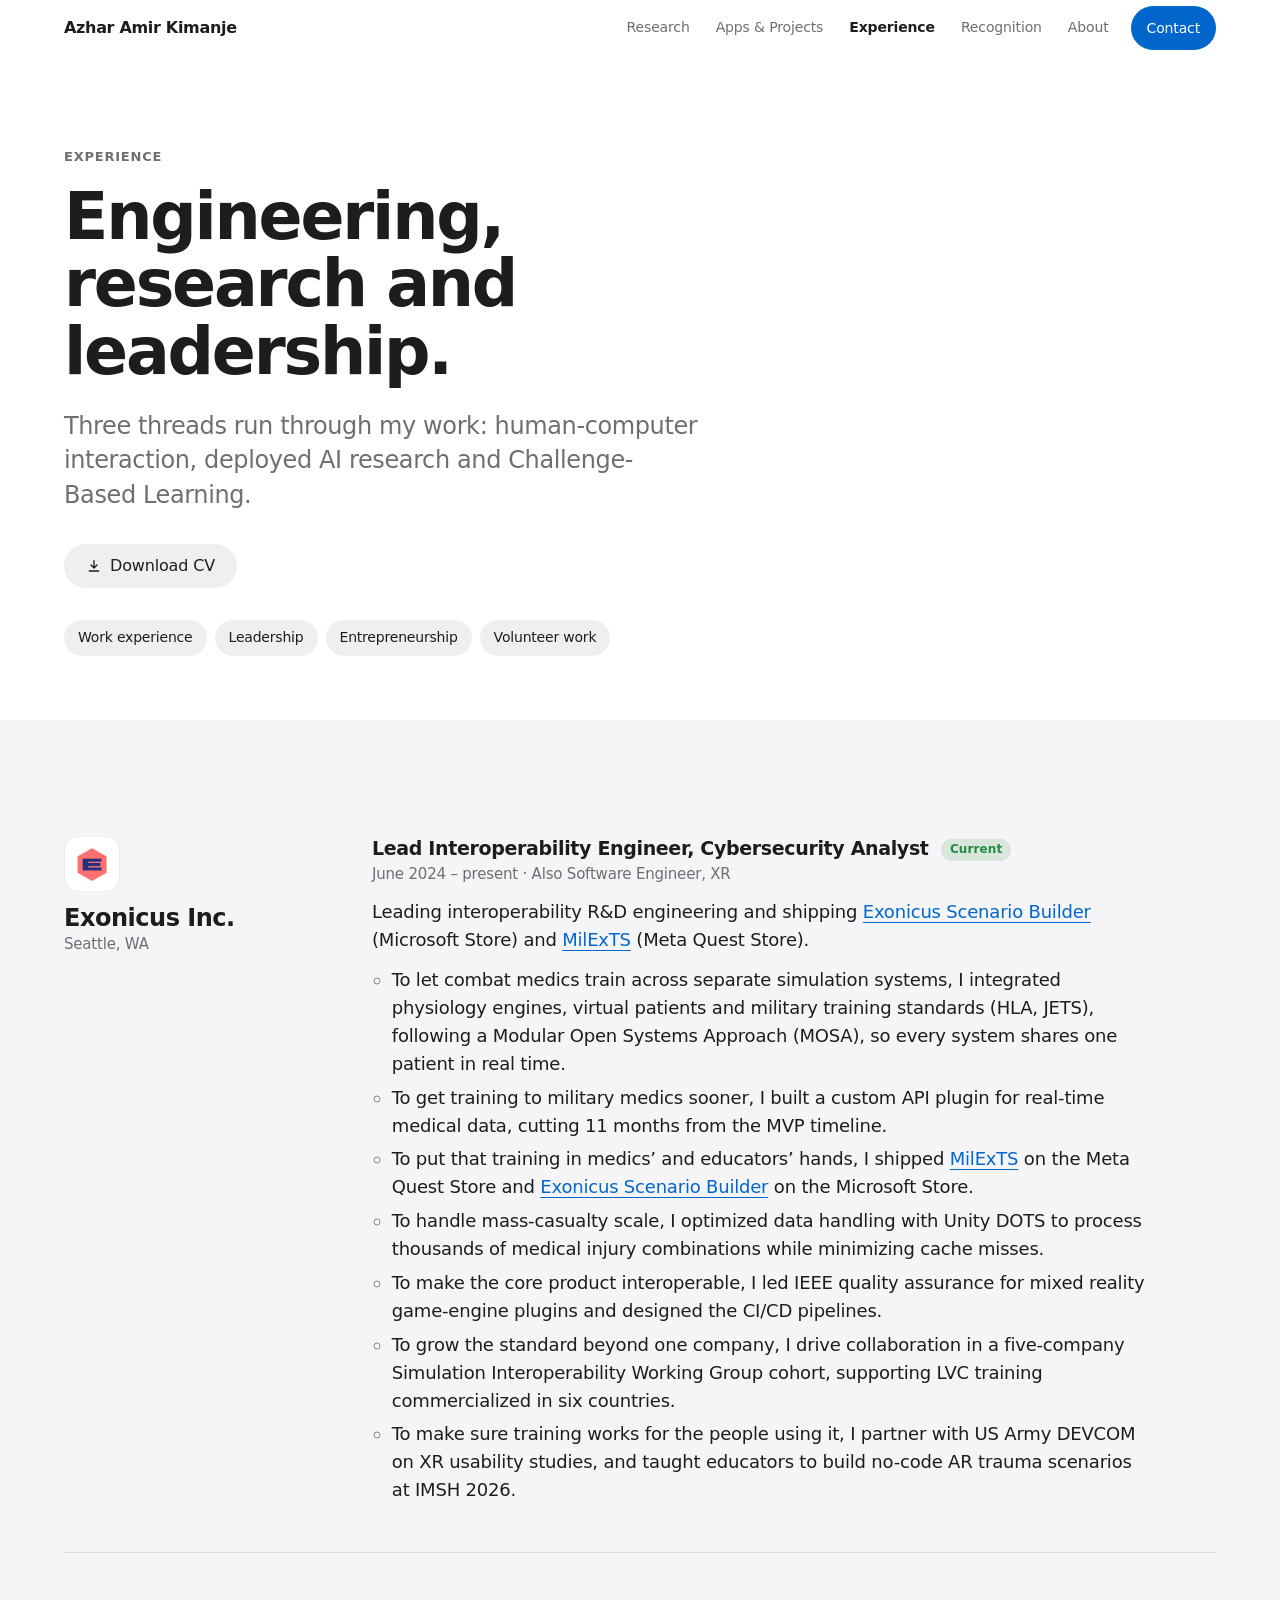
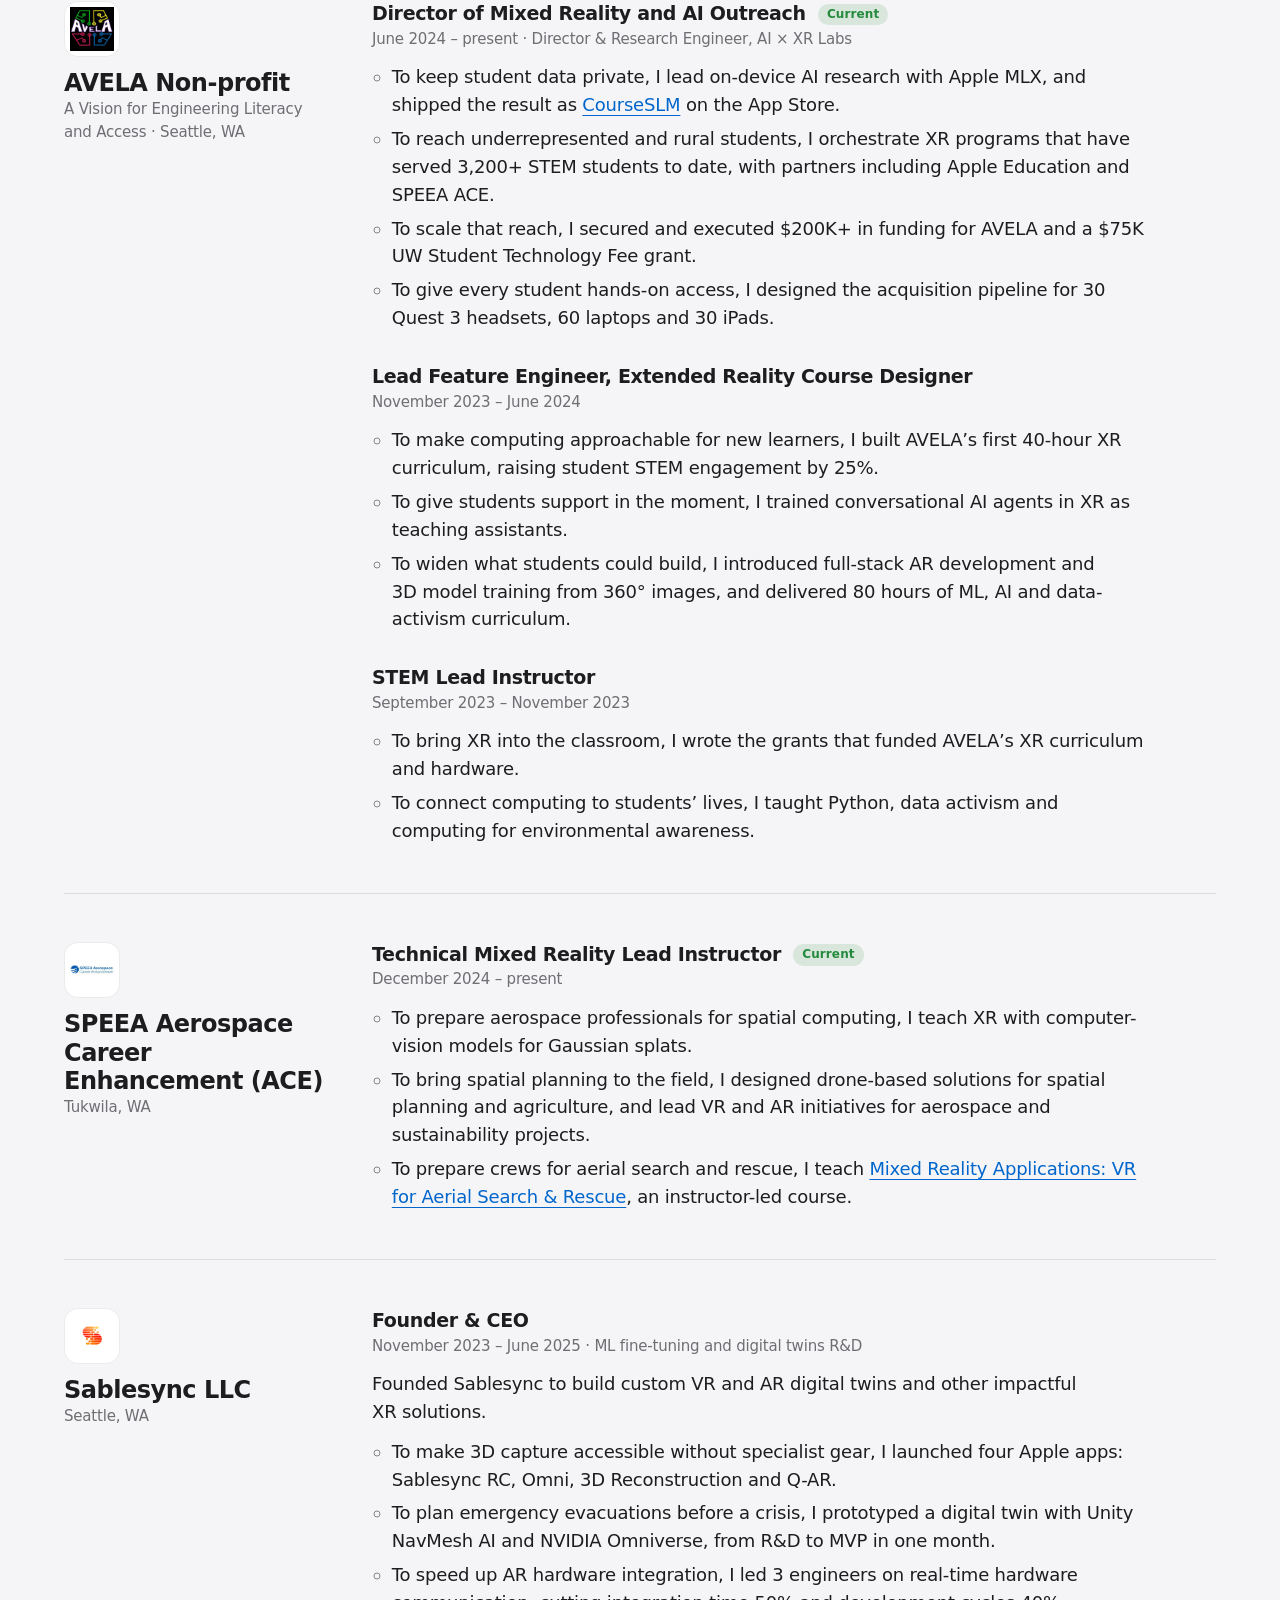
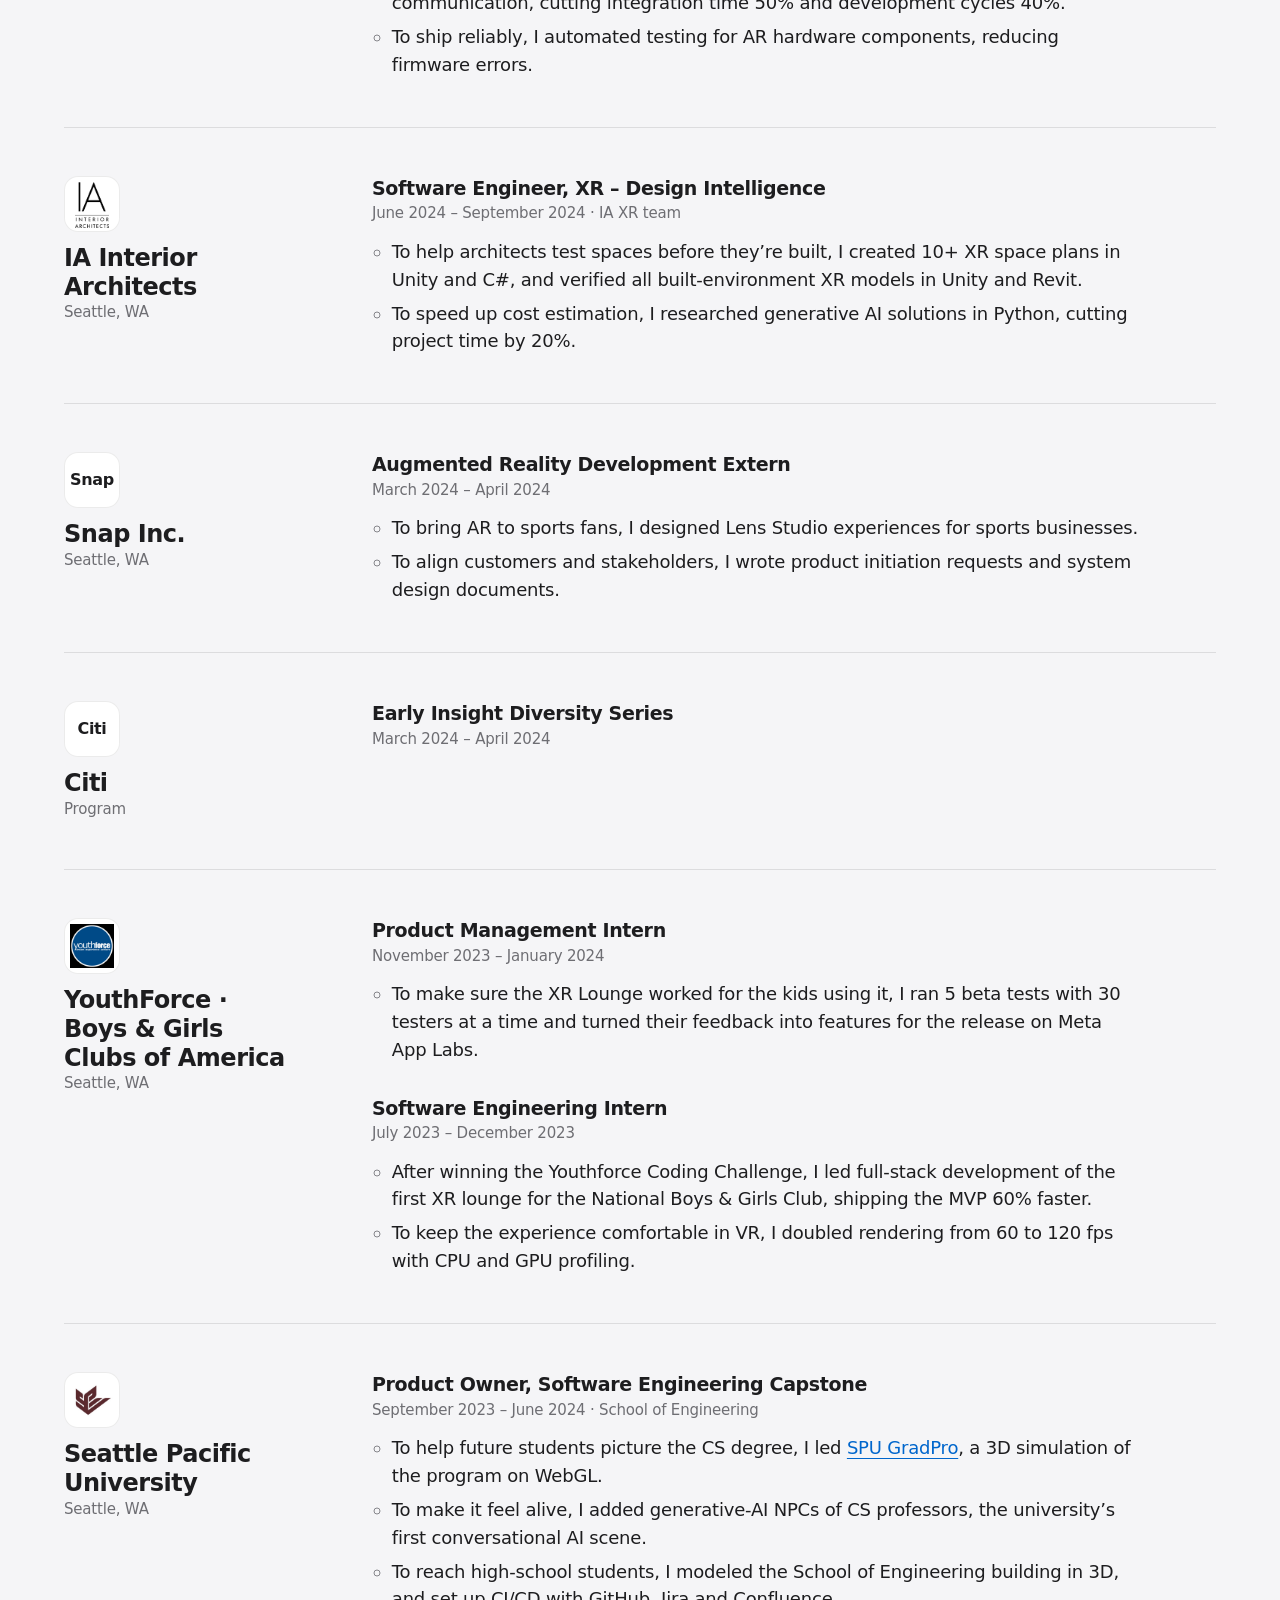
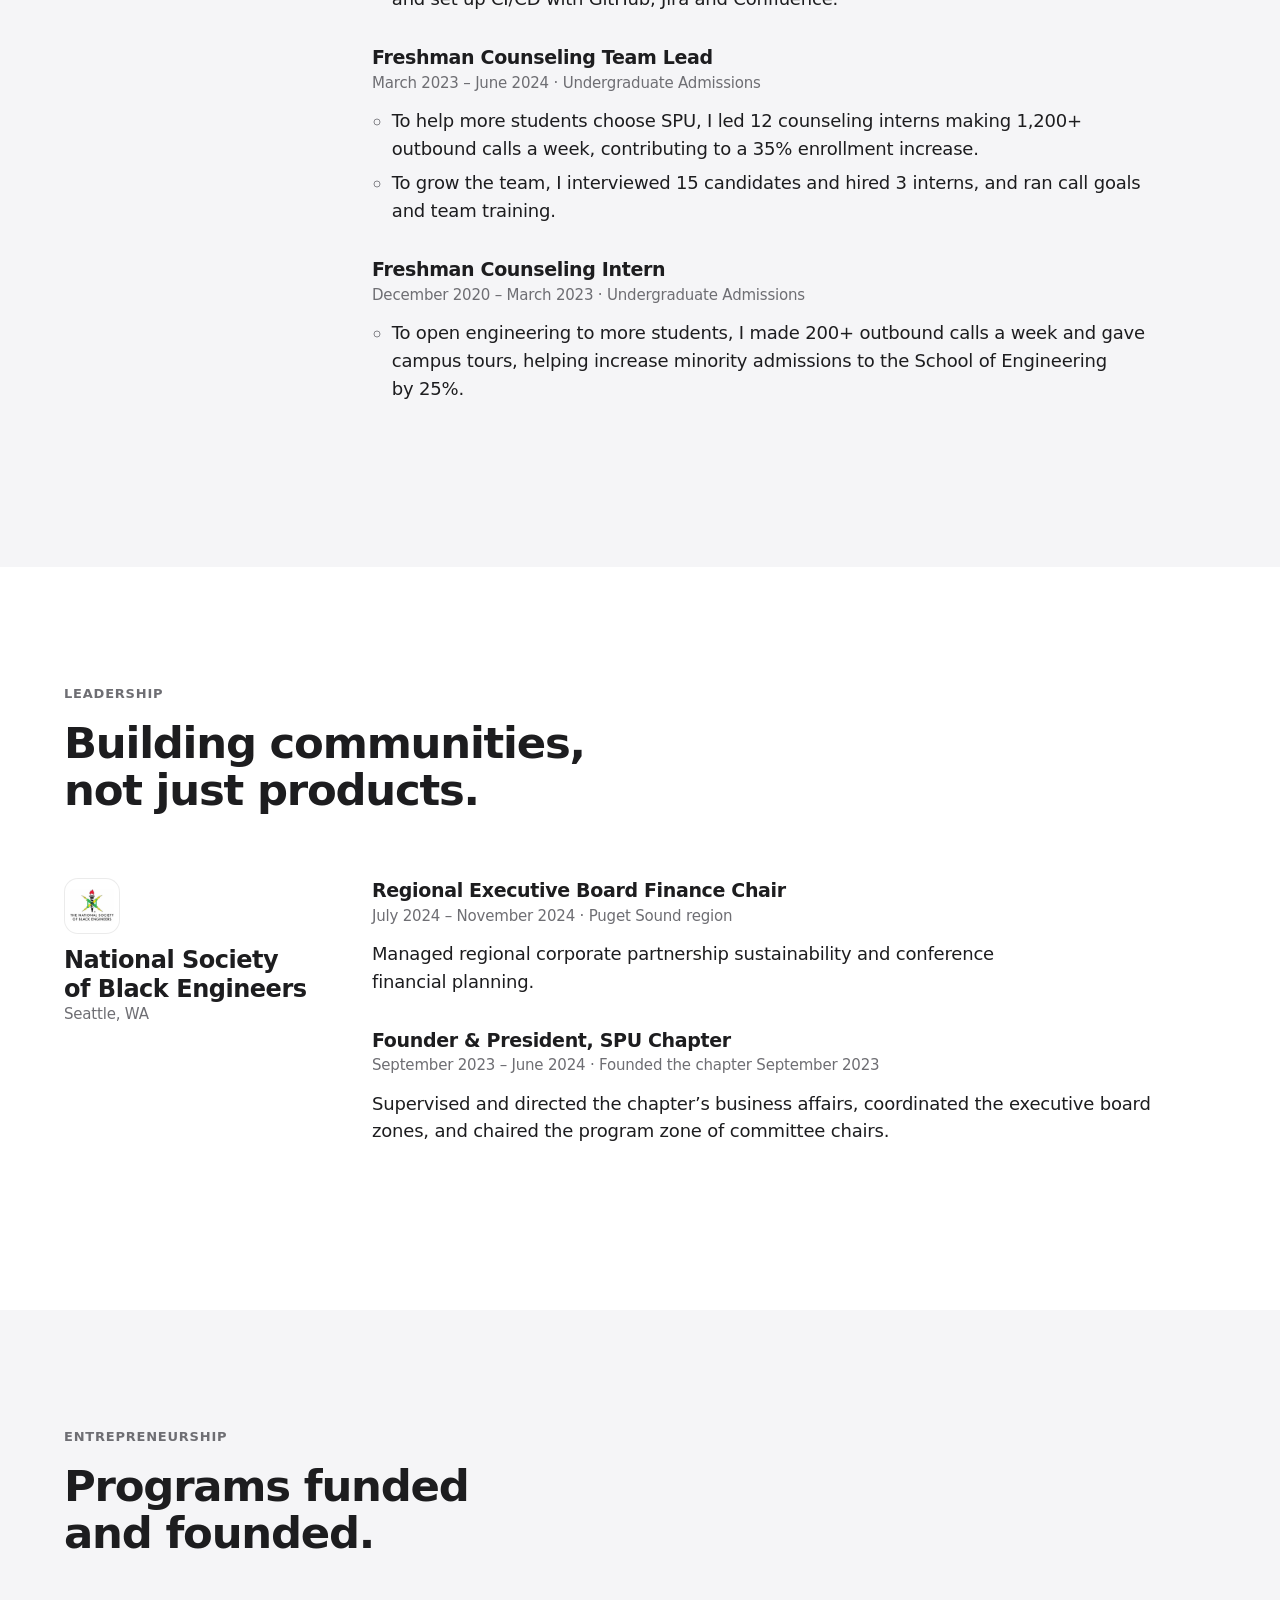
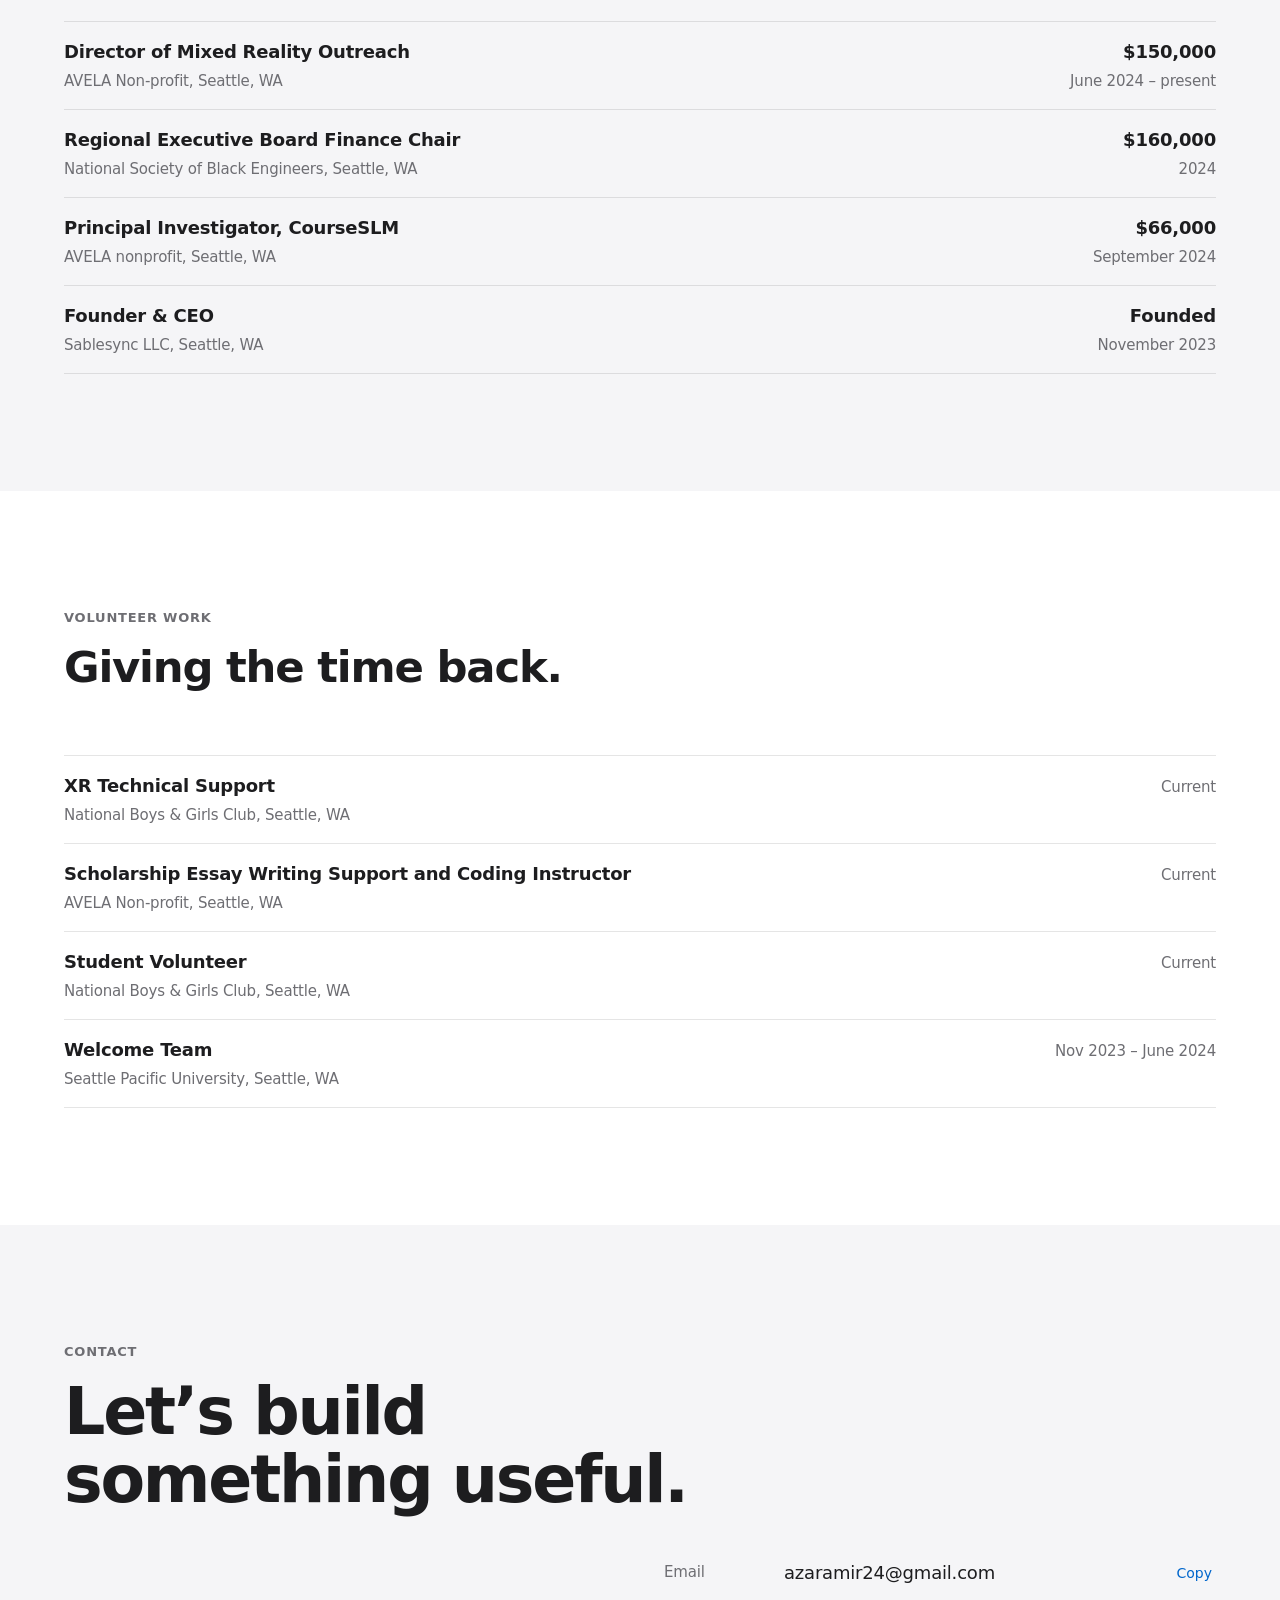
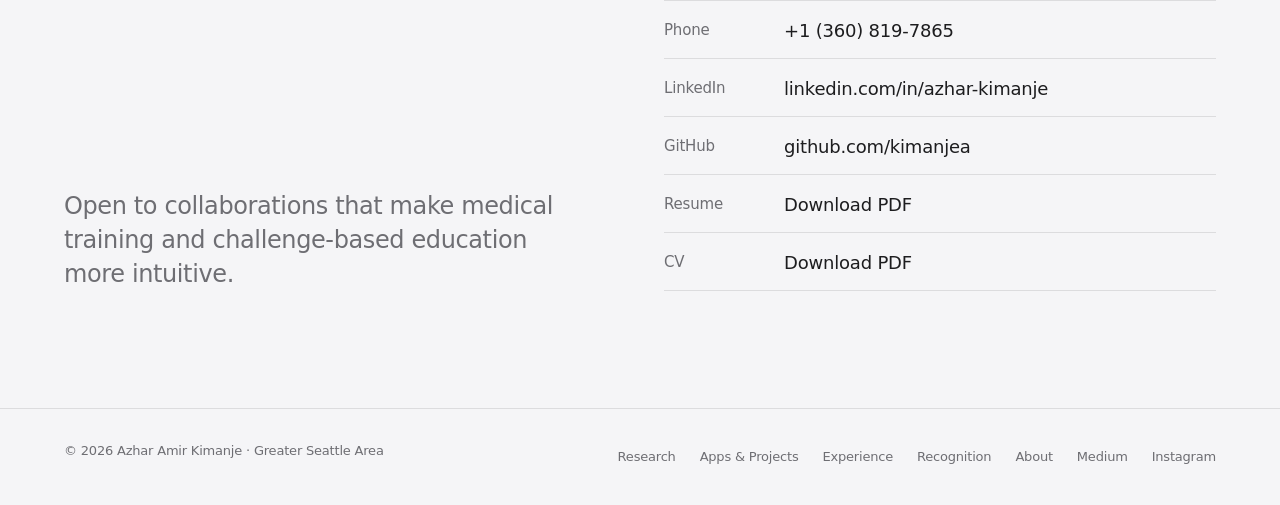
<file: experience.html>
<!doctype html>
<html lang="en">
<head>
<meta charset="utf-8">
<meta name="viewport" content="width=device-width, initial-scale=1, viewport-fit=cover">
<title>Experience · Azhar Amir Kimanje</title>
<meta name="description" content="Roles at Exonicus, AVELA Non-profit, SPEEA ACE, Sablesync, IA Interior Architects, Snap Inc., YouthForce and Seattle Pacific University.">
<link rel="canonical" href="https://kimanjea.github.io/azhar/experience.html">
<meta name="color-scheme" content="light dark">
<meta name="theme-color" content="#ffffff" media="(prefers-color-scheme: light)">
<meta name="theme-color" content="#0b0b0c" media="(prefers-color-scheme: dark)">
<meta property="og:type" content="website">
<meta property="og:title" content="Experience · Azhar Amir Kimanje">
<meta property="og:description" content="Roles at Exonicus, AVELA Non-profit, SPEEA ACE, Sablesync, IA Interior Architects, Snap Inc., YouthForce and Seattle Pacific University.">
<meta property="og:url" content="https://kimanjea.github.io/azhar/experience.html">
<meta property="og:image" content="https://kimanjea.github.io/azhar/img/og.jpg">
<meta name="twitter:card" content="summary_large_image">
<link rel="icon" href="assets/favicon.ico">
<link rel="apple-touch-icon" href="img/logos/sablesync.png">
<link rel="stylesheet" href="styles/site.css">
<script src="scripts/site.js" defer></script>
</head>
<body>
<a class="skip-link" href="#main">Skip to content</a>
<header class="nav">
  <div class="wrap nav-bar">
    <a class="nav-name" href="index.html">Azhar Amir Kimanje</a>
    <nav aria-label="Primary">
      <ul class="nav-links">
        <li><a href="research.html">Research</a></li>
        <li><a href="work.html">Apps &amp; Projects</a></li>
        <li><a href="experience.html" aria-current="page">Experience</a></li>
        <li><a href="recognition.html">Recognition</a></li>
        <li><a href="about.html">About</a></li>
        <li class="nav-cta"><a class="btn btn-primary btn-sm" href="#contact">Contact</a></li>
      </ul>
    </nav>
    <button class="nav-toggle" type="button" aria-expanded="false" aria-controls="nav-panel"><span class="label">Menu</span><span class="bars" aria-hidden="true"></span></button>
  </div>
  <div class="nav-panel" id="nav-panel">
    <nav class="wrap" aria-label="Primary, mobile">
      <ul>
          <li><a href="index.html">Home</a></li>
          <li><a href="research.html">Research</a></li>
          <li><a href="work.html">Apps &amp; Projects</a></li>
          <li><a href="experience.html" aria-current="page">Experience</a></li>
          <li><a href="recognition.html">Recognition</a></li>
          <li><a href="about.html">About</a></li>
          <li><a href="#contact">Contact</a></li>
      </ul>
    </nav>
  </div>
</header>
<main id="main">
<section class="page-hero" aria-labelledby="page-title">
  <div class="wrap">
    <p class="eyebrow">Experience</p>
    <h1 class="h1" id="page-title">Engineering, research and leadership.</h1>
    <p class="lead">Three threads run through my work: human-computer interaction, deployed AI research and Challenge-Based Learning.</p>
    <div class="actions mt-6"><a class="btn btn-secondary" href="Azhar-Amir-Kimanje-CV.pdf"><svg viewBox="0 0 24 24" fill="none" stroke="currentColor" stroke-width="2" stroke-linecap="round" stroke-linejoin="round" aria-hidden="true"><path d="M12 4v11m0 0-4.5-4.5M12 15l4.5-4.5M5 19.5h14"/></svg>Download CV</a></div>
    <ul class="jump" aria-label="On this page">
      <li><a href="#work">Work experience</a></li>
      <li><a href="#leadership">Leadership</a></li>
      <li><a href="#entrepreneurship">Entrepreneurship</a></li>
      <li><a href="#volunteer">Volunteer work</a></li>
    </ul>
  </div>
</section>

<section class="section tint" id="work" aria-labelledby="work-title">
  <div class="wrap">
    <h2 class="sr-only" id="work-title">Work experience</h2>

    <article class="org" aria-labelledby="o-exonicus">
      <div class="org-head">
        <div class="logo-tile"><img src="img/logos/exonicus.png" alt="" width="240" height="240"></div>
        <div><h3 id="o-exonicus">Exonicus Inc.</h3><p>Seattle, WA</p></div>
      </div>
      <ul class="positions">
        <li class="position reveal">
          <h4>Lead Interoperability Engineer, Cybersecurity Analyst <span class="badge">Current</span></h4>
          <p class="date">June 2024 – present · Also Software Engineer, XR</p>
          <p class="body">Leading interoperability R&amp;D engineering and shipping <a href="work.html#scenario-builder">Exonicus Scenario Builder</a> (Microsoft Store) and <a href="work.html#milexts">MilExTS</a> (Meta Quest Store).</p>
          <ul>
            <li>To let combat medics train across separate simulation systems, I integrated physiology engines, virtual patients and military training standards (HLA, JETS), following a Modular Open Systems Approach (MOSA), so every system shares one patient in real time.</li>
            <li>To get training to military medics sooner, I built a custom API plugin for real-time medical data, cutting 11 months from the MVP timeline.</li>
            <li>To put that training in medics’ and educators’ hands, I shipped <a href="work.html#milexts">MilExTS</a> on the Meta Quest Store and <a href="work.html#scenario-builder">Exonicus Scenario Builder</a> on the Microsoft Store.</li>
            <li>To handle mass-casualty scale, I optimized data handling with Unity DOTS to process thousands of medical injury combinations while minimizing cache misses.</li>
            <li>To make the core product interoperable, I led IEEE quality assurance for mixed reality game-engine plugins and designed the CI/CD pipelines.</li>
            <li>To grow the standard beyond one company, I drive collaboration in a five-company Simulation Interoperability Working Group cohort, supporting LVC training commercialized in six countries.</li>
            <li>To make sure training works for the people using it, I partner with US Army DEVCOM on XR usability studies, and taught educators to build no-code AR trauma scenarios at IMSH 2026.</li>
          </ul>
        </li>
      </ul>
    </article>

    <article class="org" aria-labelledby="o-avela">
      <div class="org-head">
        <div class="logo-tile"><img src="img/logos/avela.png" alt="" width="240" height="240"></div>
        <div><h3 id="o-avela">AVELA Non-profit</h3><p>A Vision for Engineering Literacy and Access · Seattle, WA</p></div>
      </div>
      <ul class="positions">
        <li class="position reveal">
          <h4>Director of Mixed Reality and AI Outreach <span class="badge">Current</span></h4>
          <p class="date">June 2024 – present · Director &amp; Research Engineer, AI × XR Labs</p>
          <ul>
            <li>To keep student data private, I lead on-device AI research with Apple MLX, and shipped the result as <a href="work.html#courseslm">CourseSLM</a> on the App Store.</li>
            <li>To reach underrepresented and rural students, I orchestrate XR programs that have served 3,200+ STEM students to date, with partners including Apple Education and SPEEA ACE.</li>
            <li>To scale that reach, I secured and executed $200K+ in funding for AVELA and a $75K UW Student Technology Fee grant.</li>
            <li>To give every student hands-on access, I designed the acquisition pipeline for 30 Quest 3 headsets, 60 laptops and 30 iPads.</li>
          </ul>
        </li>
        <li class="position reveal">
          <h4>Lead Feature Engineer, Extended Reality Course Designer</h4>
          <p class="date">November 2023 – June 2024</p>
          <ul>
            <li>To make computing approachable for new learners, I built AVELA’s first 40-hour XR curriculum, raising student STEM engagement by 25%.</li>
            <li>To give students support in the moment, I trained conversational AI agents in XR as teaching assistants.</li>
            <li>To widen what students could build, I introduced full-stack AR development and 3D model training from 360° images, and delivered 80 hours of ML, AI and data-activism curriculum.</li>
          </ul>
        </li>
        <li class="position reveal">
          <h4>STEM Lead Instructor</h4>
          <p class="date">September 2023 – November 2023</p>
          <ul>
            <li>To bring XR into the classroom, I wrote the grants that funded AVELA’s XR curriculum and hardware.</li>
            <li>To connect computing to students’ lives, I taught Python, data activism and computing for environmental awareness.</li>
          </ul>
        </li>
      </ul>
    </article>

    <article class="org" aria-labelledby="o-speea">
      <div class="org-head">
        <div class="logo-tile"><img src="img/logos/speea-ace.png" alt="" width="240" height="50"></div>
        <div><h3 id="o-speea">SPEEA Aerospace Career Enhancement (ACE)</h3><p>Tukwila, WA</p></div>
      </div>
      <ul class="positions">
        <li class="position reveal">
          <h4>Technical Mixed Reality Lead Instructor <span class="badge">Current</span></h4>
          <p class="date">December 2024 – present</p>
          <ul>
            <li>To prepare aerospace professionals for spatial computing, I teach XR with computer-vision models for Gaussian splats.</li>
            <li>To bring spatial planning to the field, I designed drone-based solutions for spatial planning and agriculture, and lead VR and AR initiatives for aerospace and sustainability projects.</li>
          
            <li>To prepare crews for aerial search and rescue, I teach <a href="https://canvas.aerocareer.org/browse/instructor-led/courses/mixed-reality-applications-vr-for-aerial-search-rescue" rel="noopener">Mixed Reality Applications: VR for Aerial Search &amp; Rescue</a>, an instructor-led course.</li>
          </ul>
        </li>
      </ul>
    </article>

    <article class="org" aria-labelledby="o-sablesync">
      <div class="org-head">
        <div class="logo-tile"><img src="img/logos/sablesync.png" alt="" width="240" height="240"></div>
        <div><h3 id="o-sablesync">Sablesync LLC</h3><p>Seattle, WA</p></div>
      </div>
      <ul class="positions">
        <li class="position reveal">
          <h4>Founder &amp; CEO</h4>
          <p class="date">November 2023 – June 2025 · ML fine-tuning and digital twins R&amp;D</p>
          <p class="body">Founded Sablesync to build custom VR and AR digital twins and other impactful XR solutions.</p>
          <ul>
            <li>To make 3D capture accessible without specialist gear, I launched four Apple apps: Sablesync RC, Omni, 3D Reconstruction and Q-AR.</li>
            <li>To plan emergency evacuations before a crisis, I prototyped a digital twin with Unity NavMesh AI and NVIDIA Omniverse, from R&amp;D to MVP in one month.</li>
            <li>To speed up AR hardware integration, I led 3 engineers on real-time hardware communication, cutting integration time 50% and development cycles 40%.</li>
            <li>To ship reliably, I automated testing for AR hardware components, reducing firmware errors.</li>
          </ul>
        </li>
      </ul>
    </article>

    <article class="org" aria-labelledby="o-ia">
      <div class="org-head">
        <div class="logo-tile"><img src="img/logos/ia.png" alt="" width="177" height="240"></div>
        <div><h3 id="o-ia">IA Interior Architects</h3><p>Seattle, WA</p></div>
      </div>
      <ul class="positions">
        <li class="position reveal">
          <h4>Software Engineer, XR – Design Intelligence</h4>
          <p class="date">June 2024 – September 2024 · IA XR team</p>
          <ul>
            <li>To help architects test spaces before they’re built, I created 10+ XR space plans in Unity and C#, and verified all built-environment XR models in Unity and Revit.</li>
            <li>To speed up cost estimation, I researched generative AI solutions in Python, cutting project time by 20%.</li>
          </ul>
        </li>
      </ul>
    </article>

    <article class="org" aria-labelledby="o-snap">
      <div class="org-head">
        <div class="logo-tile text" aria-hidden="true">Snap</div>
        <div><h3 id="o-snap">Snap Inc.</h3><p>Seattle, WA</p></div>
      </div>
      <ul class="positions">
        <li class="position reveal">
          <h4>Augmented Reality Development Extern</h4>
          <p class="date">March 2024 – April 2024</p>
          <ul>
            <li>To bring AR to sports fans, I designed Lens Studio experiences for sports businesses.</li>
            <li>To align customers and stakeholders, I wrote product initiation requests and system design documents.</li>
          </ul>
        </li>
      </ul>
    </article>

    <article class="org" aria-labelledby="o-citi">
      <div class="org-head">
        <div class="logo-tile text" aria-hidden="true">Citi</div>
        <div><h3 id="o-citi">Citi</h3><p>Program</p></div>
      </div>
      <ul class="positions">
        <li class="position reveal">
          <h4>Early Insight Diversity Series</h4>
          <p class="date">March 2024 – April 2024</p>
        </li>
      </ul>
    </article>

    <article class="org" aria-labelledby="o-yf">
      <div class="org-head">
        <div class="logo-tile"><img src="img/logos/youthforce.png" alt="" width="240" height="240"></div>
        <div><h3 id="o-yf">YouthForce · Boys &amp; Girls Clubs of America</h3><p>Seattle, WA</p></div>
      </div>
      <ul class="positions">
        <li class="position reveal">
          <h4>Product Management Intern</h4>
          <p class="date">November 2023 – January 2024</p>
          <ul>
            <li>To make sure the XR Lounge worked for the kids using it, I ran 5 beta tests with 30 testers at a time and turned their feedback into features for the release on Meta App Labs.</li>
          </ul>
        </li>
        <li class="position reveal">
          <h4>Software Engineering Intern</h4>
          <p class="date">July 2023 – December 2023</p>
          <ul>
            <li>After winning the Youthforce Coding Challenge, I led full-stack development of the first XR lounge for the National Boys &amp; Girls Club, shipping the MVP 60% faster.</li>
            <li>To keep the experience comfortable in VR, I doubled rendering from 60 to 120 fps with CPU and GPU profiling.</li>
          </ul>
        </li>
      </ul>
    </article>

    <article class="org" aria-labelledby="o-spu">
      <div class="org-head">
        <div class="logo-tile"><img src="img/logos/spu.png" alt="" width="240" height="240"></div>
        <div><h3 id="o-spu">Seattle Pacific University</h3><p>Seattle, WA</p></div>
      </div>
      <ul class="positions">
        <li class="position reveal">
          <h4>Product Owner, Software Engineering Capstone</h4>
          <p class="date">September 2023 – June 2024 · School of Engineering</p>
          <ul>
            <li>To help future students picture the CS degree, I led <a href="work.html#gradpro">SPU GradPro</a>, a 3D simulation of the program on WebGL.</li>
            <li>To make it feel alive, I added generative-AI NPCs of CS professors, the university’s first conversational AI scene.</li>
            <li>To reach high-school students, I modeled the School of Engineering building in 3D, and set up CI/CD with GitHub, Jira and Confluence.</li>
          </ul>
        </li>
        <li class="position reveal">
          <h4>Freshman Counseling Team Lead</h4>
          <p class="date">March 2023 – June 2024 · Undergraduate Admissions</p>
          <ul>
            <li>To help more students choose SPU, I led 12 counseling interns making 1,200+ outbound calls a week, contributing to a 35% enrollment increase.</li>
            <li>To grow the team, I interviewed 15 candidates and hired 3 interns, and ran call goals and team training.</li>
          </ul>
        </li>
        <li class="position reveal">
          <h4>Freshman Counseling Intern</h4>
          <p class="date">December 2020 – March 2023 · Undergraduate Admissions</p>
          <ul>
            <li>To open engineering to more students, I made 200+ outbound calls a week and gave campus tours, helping increase minority admissions to the School of Engineering by 25%.</li>
          </ul>
        </li>
      </ul>
    </article>
  </div>
</section>

<section class="section" id="leadership" aria-labelledby="lead-title">
  <div class="wrap">
    <div class="section-head">
      <div>
        <p class="eyebrow">Leadership</p>
        <h2 class="h2" id="lead-title">Building communities, not just products.</h2>
      </div>
    </div>
    <article class="org" aria-labelledby="o-nsbe">
      <div class="org-head">
        <div class="logo-tile"><img src="img/logos/nsbe.png" alt="" width="240" height="181"></div>
        <div><h3 id="o-nsbe">National Society of Black Engineers</h3><p>Seattle, WA</p></div>
      </div>
      <ul class="positions">
        <li class="position reveal">
          <h4>Regional Executive Board Finance Chair</h4>
          <p class="date">July 2024 – November 2024 · Puget Sound region</p>
          <p class="body">Managed regional corporate partnership sustainability and conference financial planning.</p>
        </li>
        <li class="position reveal">
          <h4>Founder &amp; President, SPU Chapter</h4>
          <p class="date">September 2023 – June 2024 · Founded the chapter September 2023</p>
          <p class="body">Supervised and directed the chapter’s business affairs, coordinated the executive board zones, and chaired the program zone of committee chairs.</p>
        </li>
      </ul>
    </article>
  </div>
</section>

<section class="section tint" id="entrepreneurship" aria-labelledby="ent-title">
  <div class="wrap">
    <div class="section-head">
      <div>
        <p class="eyebrow">Entrepreneurship</p>
        <h2 class="h2" id="ent-title">Programs funded and founded.</h2>
      </div>
    </div>
    <ul class="ledger">
      <li class="reveal"><span class="what">Director of Mixed Reality Outreach</span><span class="who">AVELA Non-profit, Seattle, WA</span><span class="amt">$150,000</span><span class="when">June 2024 – present</span></li>
      <li class="reveal"><span class="what">Regional Executive Board Finance Chair</span><span class="who">National Society of Black Engineers, Seattle, WA</span><span class="amt">$160,000</span><span class="when">2024</span></li>
      <li class="reveal"><span class="what">Principal Investigator, CourseSLM</span><span class="who">AVELA nonprofit, Seattle, WA</span><span class="amt">$66,000</span><span class="when">September 2024</span></li>
      <li class="reveal"><span class="what">Founder &amp; CEO</span><span class="who">Sablesync LLC, Seattle, WA</span><span class="amt">Founded</span><span class="when">November 2023</span></li>
    </ul>
  </div>
</section>

<section class="section" id="volunteer" aria-labelledby="vol-title">
  <div class="wrap">
    <div class="section-head">
      <div>
        <p class="eyebrow">Volunteer work</p>
        <h2 class="h2" id="vol-title">Giving the time back.</h2>
      </div>
    </div>
    <ul class="ledger">
      <li class="reveal"><span class="what">XR Technical Support</span><span class="who">National Boys &amp; Girls Club, Seattle, WA</span><span class="when solo">Current</span></li>
      <li class="reveal"><span class="what">Scholarship Essay Writing Support and Coding Instructor</span><span class="who">AVELA Non-profit, Seattle, WA</span><span class="when solo">Current</span></li>
      <li class="reveal"><span class="what">Student Volunteer</span><span class="who">National Boys &amp; Girls Club, Seattle, WA</span><span class="when solo">Current</span></li>
      <li class="reveal"><span class="what">Welcome Team</span><span class="who">Seattle Pacific University, Seattle, WA</span><span class="when tnum solo">Nov 2023 – June 2024</span></li>
    </ul>
  </div>
</section>

</main>

<section class="contact" id="contact" aria-labelledby="contact-title">
  <div class="wrap">
    <p class="eyebrow">Contact</p>
    <h2 class="h1" id="contact-title">Let’s build something useful.</h2>
    <div class="contact-grid">
      <p class="lead">Open to collaborations that make medical training and challenge-based education more intuitive.</p>
      <ul class="contact-list">
        <li><span class="label">Email</span><a class="grow" href="mailto:azaramir24@gmail.com">azaramir24@gmail.com</a><button class="copy-btn" type="button" data-copy="azaramir24@gmail.com">Copy</button></li>
        <li><span class="label">Phone</span><a class="grow tnum" href="tel:+13608197865">+1&nbsp;(360)&nbsp;819‑7865</a></li>
        <li><span class="label">LinkedIn</span><a class="grow" href="https://www.linkedin.com/in/azhar-kimanje" rel="noopener">linkedin.com/in/azhar-kimanje</a></li>
        <li><span class="label">GitHub</span><a class="grow" href="https://github.com/kimanjea" rel="noopener">github.com/kimanjea</a></li>
        <li><span class="label">Resume</span><a class="grow" href="Azhar-Amir-Kimanje-Resume.pdf">Download PDF</a></li>
        <li><span class="label">CV</span><a class="grow" href="Azhar-Amir-Kimanje-CV.pdf">Download PDF</a></li>
      </ul>
    </div>
    <p class="sr-only" role="status" id="copy-status"></p>
  </div>
</section>
<footer class="footer">
  <div class="wrap">
    <span>© <span data-year>2026</span> Azhar Amir Kimanje · Greater Seattle Area</span>
    <nav aria-label="Footer">
      <ul>
        <li><a href="research.html">Research</a></li>
        <li><a href="work.html">Apps &amp; Projects</a></li>
        <li><a href="experience.html">Experience</a></li>
        <li><a href="recognition.html">Recognition</a></li>
        <li><a href="about.html">About</a></li>
        <li><a href="https://medium.com/@azaramir24/about" rel="noopener">Medium</a></li>
        <li><a href="https://www.instagram.com/sablesync/" rel="noopener">Instagram</a></li>
      </ul>
    </nav>
  </div>
</footer>
</body>
</html>
</file>
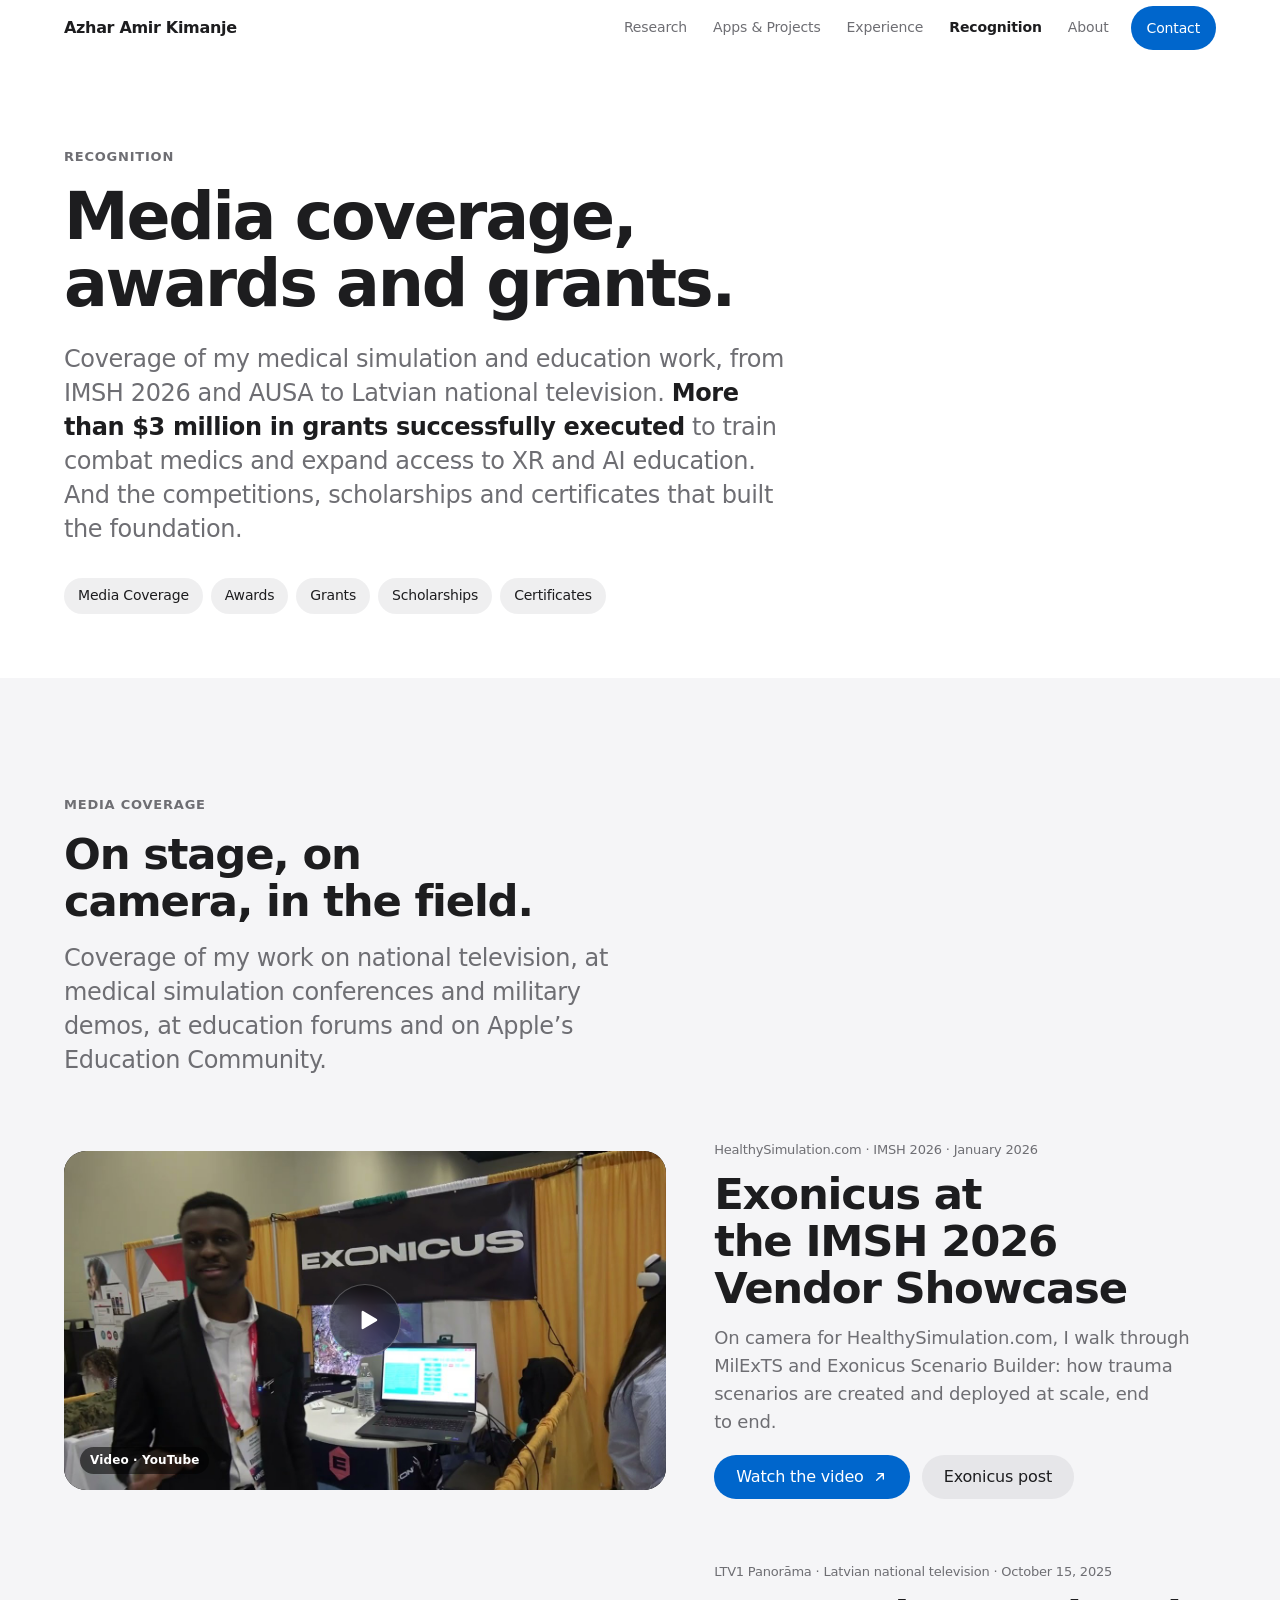
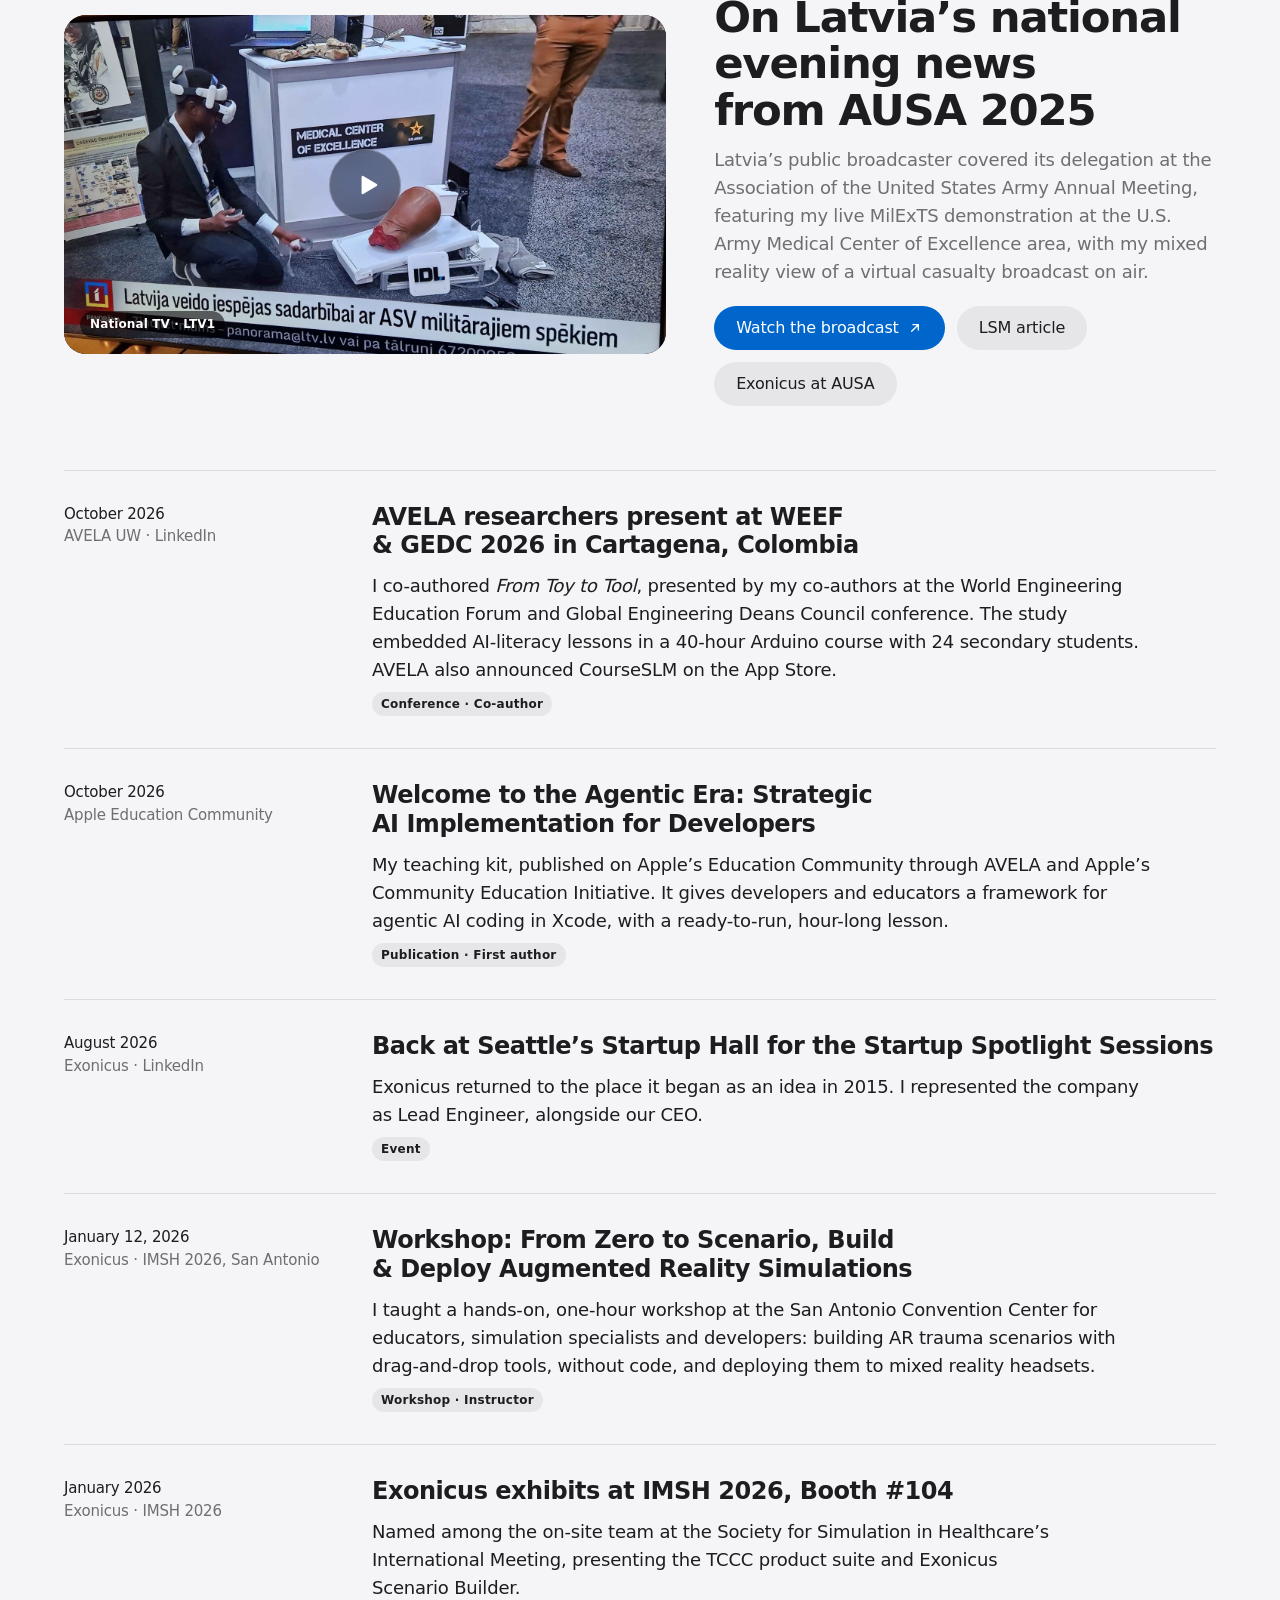
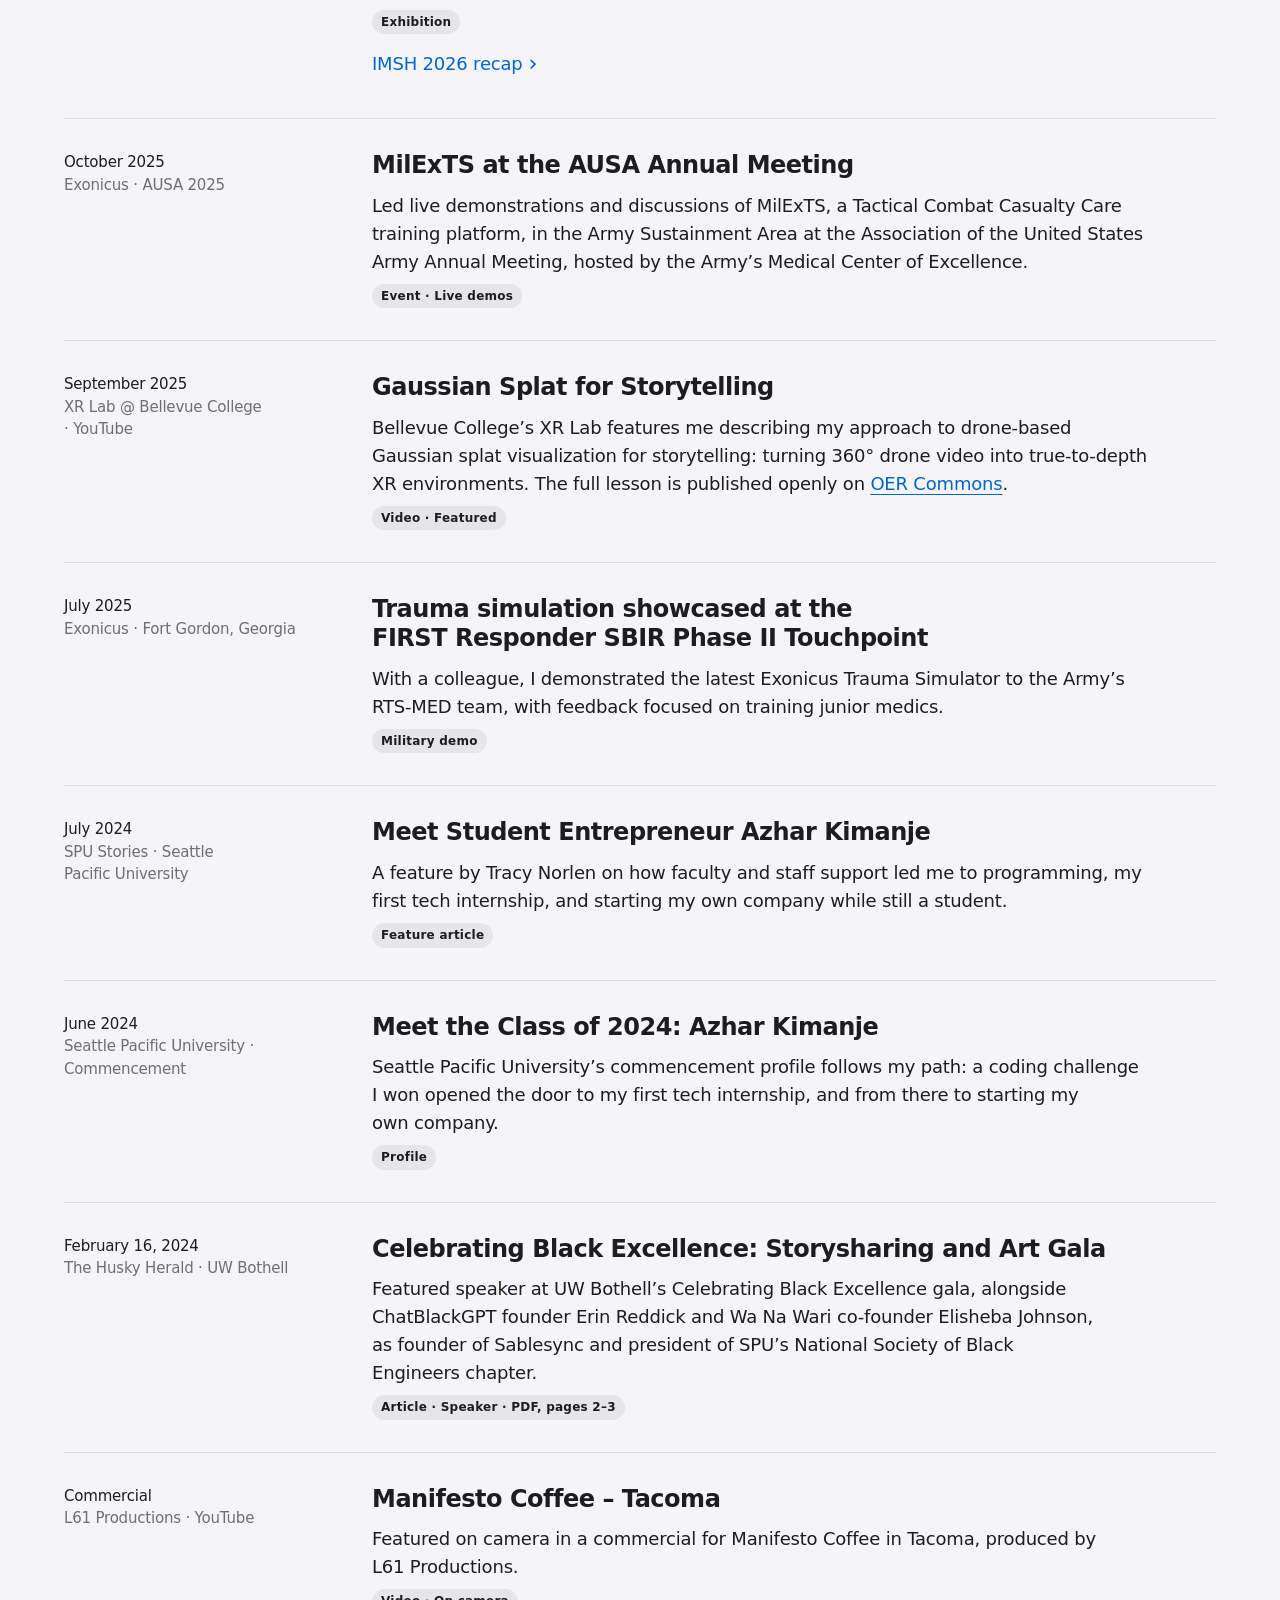
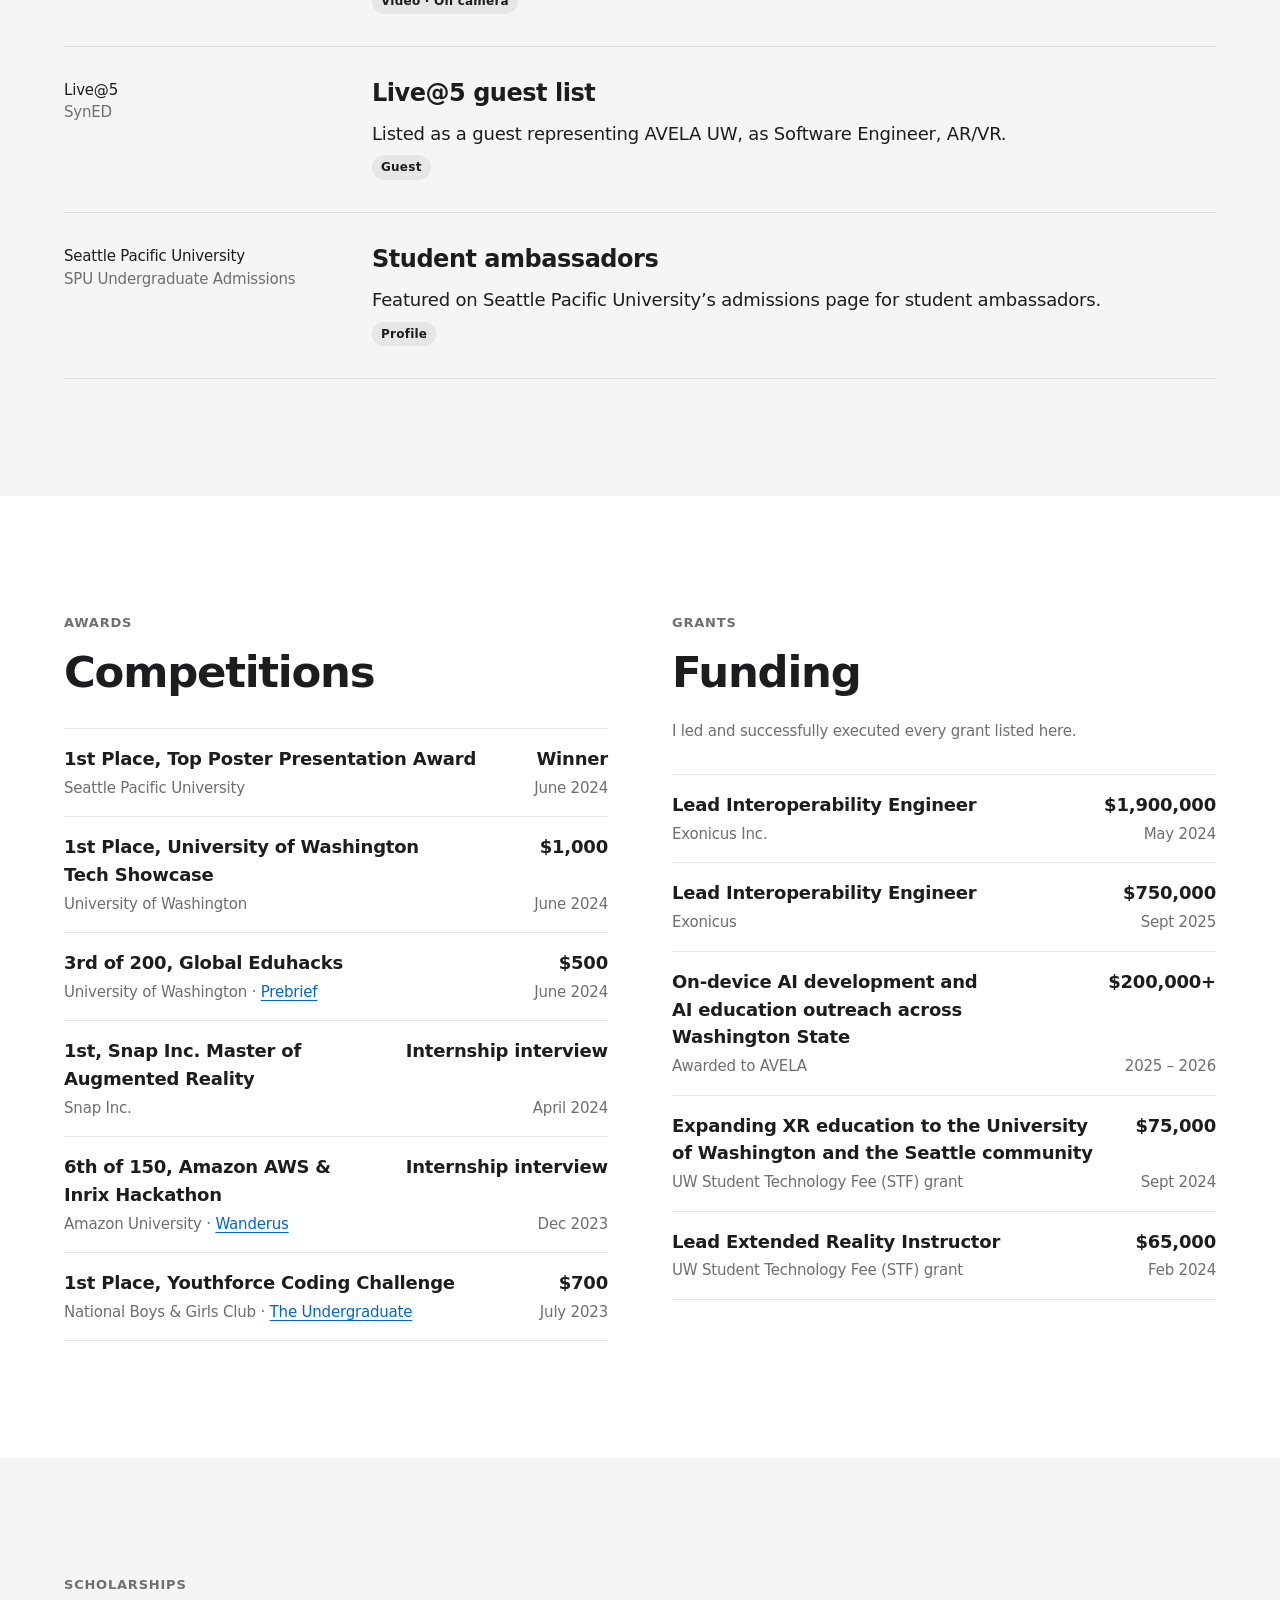
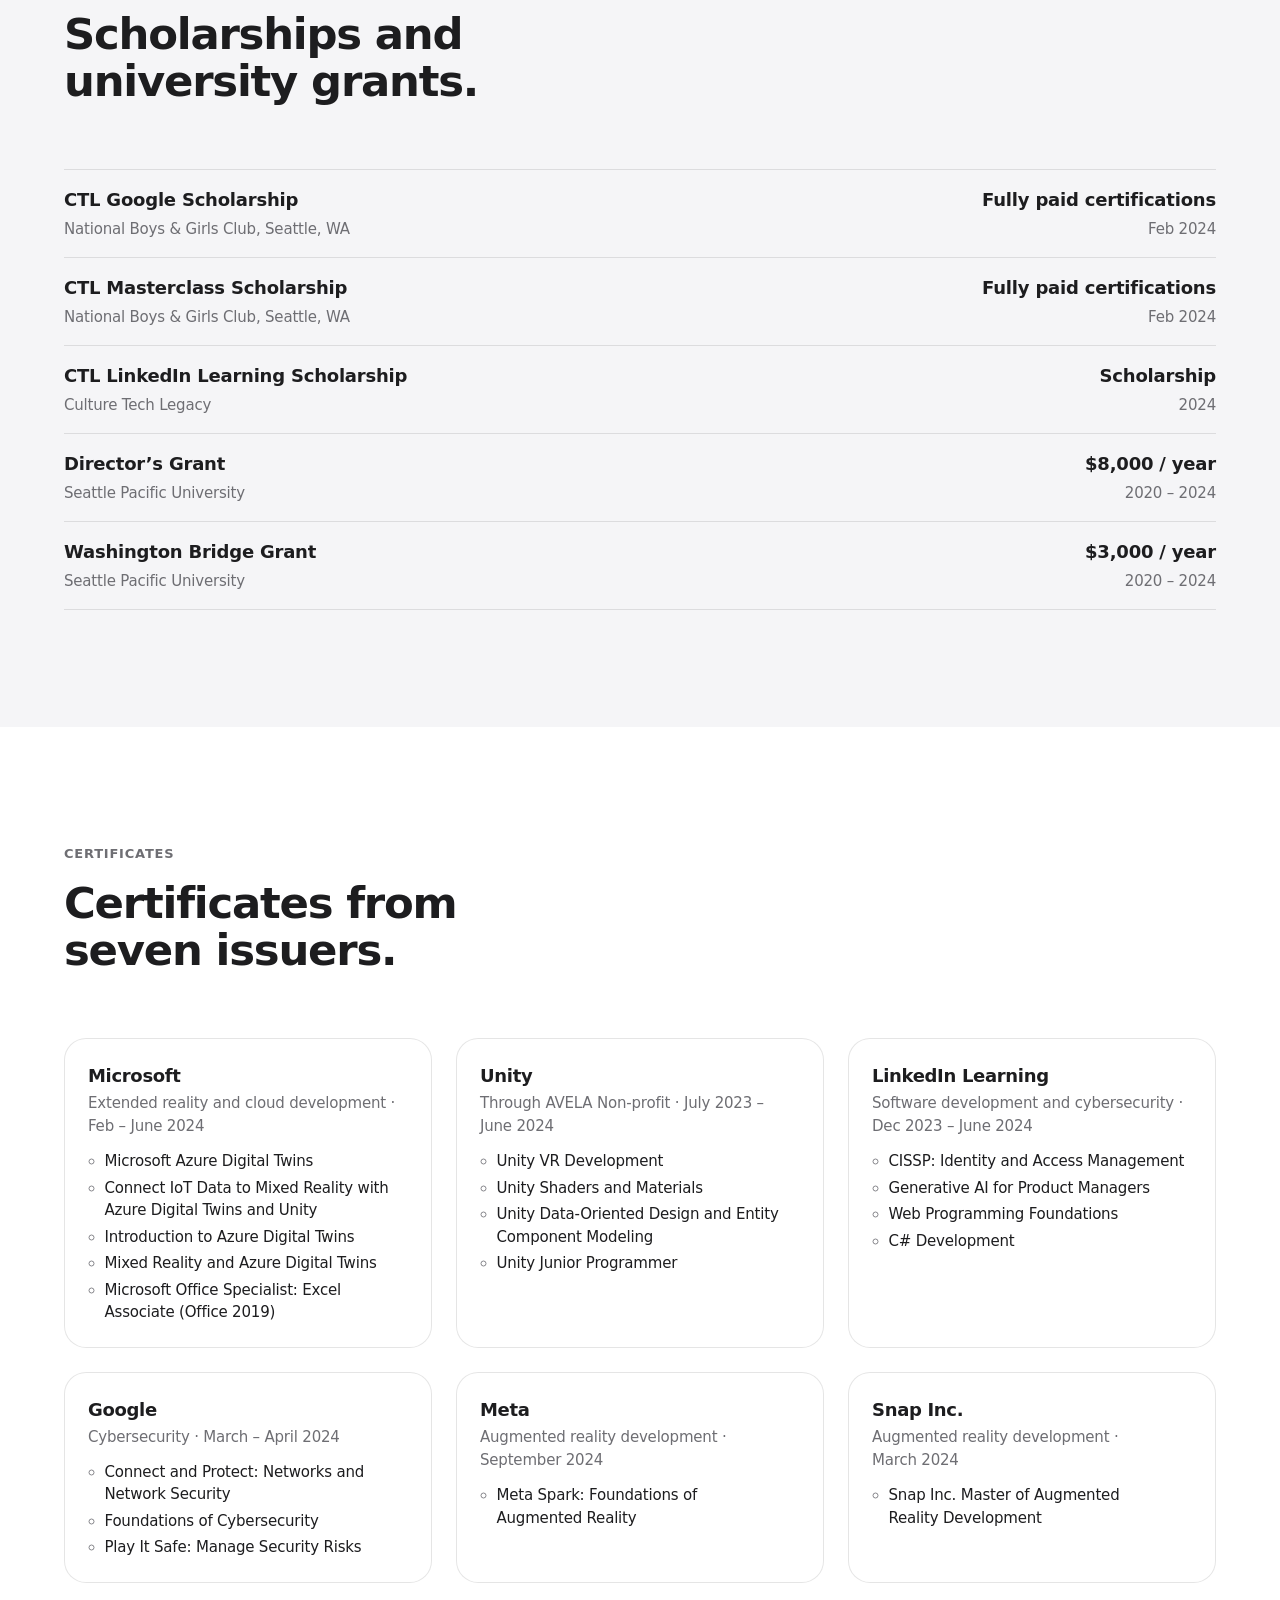
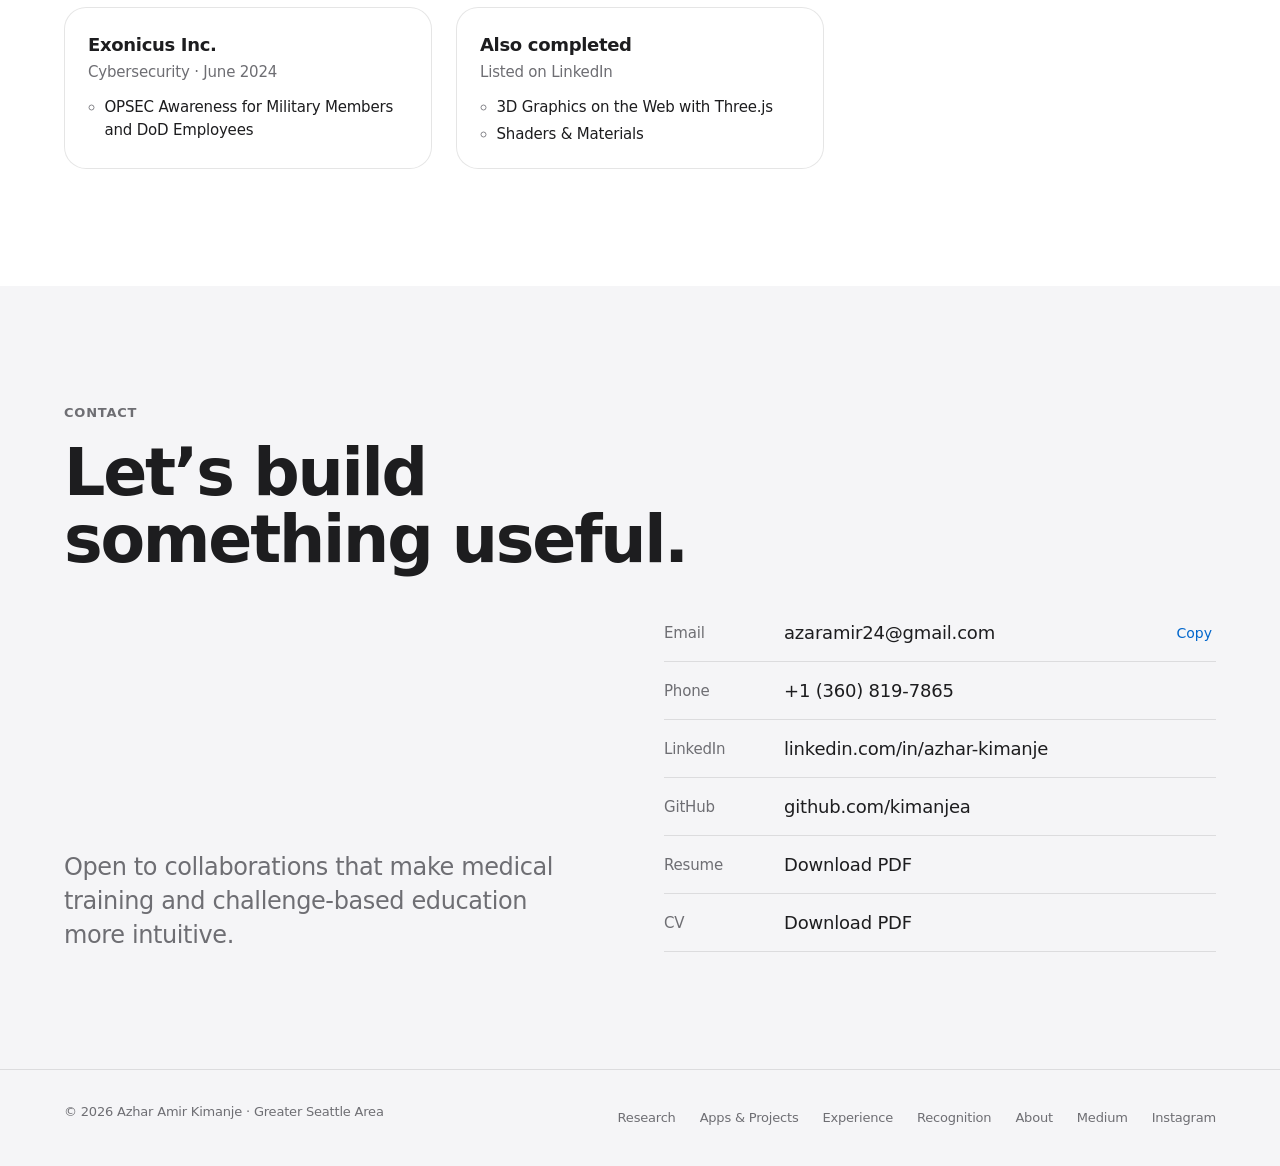
<file: recognition.html>
<!doctype html>
<html lang="en">
<head>
<meta charset="utf-8">
<meta name="viewport" content="width=device-width, initial-scale=1, viewport-fit=cover">
<title>Media Coverage, Awards and Grants · Azhar Amir Kimanje</title>
<meta name="description" content="Media coverage of medical simulation and education work, more than $3 million in grants successfully executed, awards and certificates.">
<link rel="canonical" href="https://kimanjea.github.io/azhar/recognition.html">
<meta name="color-scheme" content="light dark">
<meta name="theme-color" content="#ffffff" media="(prefers-color-scheme: light)">
<meta name="theme-color" content="#0b0b0c" media="(prefers-color-scheme: dark)">
<meta property="og:type" content="website">
<meta property="og:title" content="Media Coverage, Awards and Grants · Azhar Amir Kimanje">
<meta property="og:description" content="Media coverage of medical simulation and education work, more than $3 million in grants successfully executed, awards and certificates.">
<meta property="og:url" content="https://kimanjea.github.io/azhar/recognition.html">
<meta property="og:image" content="https://kimanjea.github.io/azhar/img/og.jpg">
<meta name="twitter:card" content="summary_large_image">
<link rel="icon" href="assets/favicon.ico">
<link rel="apple-touch-icon" href="img/logos/sablesync.png">
<link rel="stylesheet" href="styles/site.css">
<script src="scripts/site.js" defer></script>
</head>
<body>
<a class="skip-link" href="#main">Skip to content</a>
<header class="nav">
  <div class="wrap nav-bar">
    <a class="nav-name" href="index.html">Azhar Amir Kimanje</a>
    <nav aria-label="Primary">
      <ul class="nav-links">
        <li><a href="research.html">Research</a></li>
        <li><a href="work.html">Apps &amp; Projects</a></li>
        <li><a href="experience.html">Experience</a></li>
        <li><a href="recognition.html" aria-current="page">Recognition</a></li>
        <li><a href="about.html">About</a></li>
        <li class="nav-cta"><a class="btn btn-primary btn-sm" href="#contact">Contact</a></li>
      </ul>
    </nav>
    <button class="nav-toggle" type="button" aria-expanded="false" aria-controls="nav-panel"><span class="label">Menu</span><span class="bars" aria-hidden="true"></span></button>
  </div>
  <div class="nav-panel" id="nav-panel">
    <nav class="wrap" aria-label="Primary, mobile">
      <ul>
          <li><a href="index.html">Home</a></li>
          <li><a href="research.html">Research</a></li>
          <li><a href="work.html">Apps &amp; Projects</a></li>
          <li><a href="experience.html">Experience</a></li>
          <li><a href="recognition.html" aria-current="page">Recognition</a></li>
          <li><a href="about.html">About</a></li>
          <li><a href="#contact">Contact</a></li>
      </ul>
    </nav>
  </div>
</header>
<main id="main">
<section class="page-hero" aria-labelledby="page-title">
  <div class="wrap">
    <p class="eyebrow">Recognition</p>
    <h1 class="h1" id="page-title">Media coverage, awards and grants.</h1>
    <p class="lead">Coverage of my medical simulation and education work, from IMSH 2026 and AUSA to Latvian national television. <strong>More than $3 million in grants successfully executed</strong> to train combat medics and expand access to XR and AI education. And the competitions, scholarships and certificates that built the foundation.</p>
    <ul class="jump" aria-label="On this page">
      <li><a href="#media">Media Coverage</a></li>
      <li><a href="#awards">Awards</a></li>
      <li><a href="#grants">Grants</a></li>
      <li><a href="#scholarships">Scholarships</a></li>
      <li><a href="#certificates">Certificates</a></li>
    </ul>
  </div>
</section>

<section class="section tint" id="media" aria-labelledby="media-title">
  <div class="wrap">
    <div class="section-head">
      <div>
        <p class="eyebrow">Media Coverage</p>
        <h2 class="h2" id="media-title">On stage, on camera, in the field.</h2>
        <p class="lead">Coverage of my work on national television, at medical simulation conferences and military demos, at education forums and on Apple’s Education Community.</p>
      </div>
    </div>
    <article class="coverage-feature reveal" aria-labelledby="cov-video-title">
      <a class="video-link" href="https://www.youtube.com/watch?v=uTnawLX5UoM" rel="noopener">
        <img src="img/media/imsh-video.jpg" alt="Azhar Amir Kimanje at the Exonicus booth at IMSH 2026, with a demo running on a laptop behind him" width="1280" height="720" loading="lazy">
        <span class="play"><svg viewBox="0 0 24 24" fill="currentColor" aria-hidden="true"><path d="M7 4.5v15a1 1 0 0 0 1.5.86l12.5-7.5a1 1 0 0 0 0-1.72L8.5 3.64A1 1 0 0 0 7 4.5z"/></svg></span>
        <span class="duration-tag">Video · YouTube</span>
        <span class="sr-only">Watch the IMSH 2026 vendor showcase on YouTube</span>
      </a>
      <div class="text">
        <p class="kicker caption">HealthySimulation.com · IMSH 2026 · January 2026</p>
        <h3 id="cov-video-title">Exonicus at the IMSH 2026 Vendor Showcase</h3>
        <p class="muted">On camera for HealthySimulation.com, I walk through MilExTS and Exonicus Scenario Builder: how trauma scenarios are created and deployed at scale, end to end.</p>
        <div class="actions">
          <a class="btn btn-primary" href="https://www.youtube.com/watch?v=uTnawLX5UoM" rel="noopener">Watch the video <svg viewBox="0 0 24 24" fill="none" stroke="currentColor" stroke-width="2" stroke-linecap="round" stroke-linejoin="round" aria-hidden="true"><path d="M7 17 17 7M9 7h8v8"/></svg></a>
          <a class="btn btn-secondary" href="https://www.linkedin.com/posts/exonicus_exonicus-imsh-2026-healthcare-simulation-activity-7422669875585708032-o0Ix" rel="noopener">Exonicus post</a>
        </div>
      </div>
    </article>
    <article class="coverage-feature reveal" aria-labelledby="cov-ltv-title">
      <a class="video-link" href="https://www.youtube.com/watch?v=JOH96suo4vM" rel="noopener">
        <img src="img/media/ltv-panorama-ausa.jpg" alt="Azhar Amir Kimanje kneeling in a mixed reality headset beside a trauma-care trainer at the U.S. Army Medical Center of Excellence area, broadcast on LTV1 Panorāma" width="1600" height="898" loading="lazy">
        <span class="play"><svg viewBox="0 0 24 24" fill="currentColor" aria-hidden="true"><path d="M7 4.5v15a1 1 0 0 0 1.5.86l12.5-7.5a1 1 0 0 0 0-1.72L8.5 3.64A1 1 0 0 0 7 4.5z"/></svg></span>
        <span class="duration-tag">National TV · LTV1</span>
        <span class="sr-only">Watch the LTV broadcast on YouTube</span>
      </a>
      <div class="text">
        <p class="kicker caption">LTV1 Panorāma · Latvian national television · October 15, 2025</p>
        <h3 id="cov-ltv-title">On Latvia’s national evening news from AUSA 2025</h3>
        <p class="muted">Latvia’s public broadcaster covered its delegation at the Association of the United States Army Annual Meeting, featuring my live MilExTS demonstration at the U.S. Army Medical Center of Excellence area, with my mixed reality view of a virtual casualty broadcast on air.</p>
        <div class="actions">
          <a class="btn btn-primary" href="https://www.youtube.com/watch?v=JOH96suo4vM" rel="noopener">Watch the broadcast <svg viewBox="0 0 24 24" fill="none" stroke="currentColor" stroke-width="2" stroke-linecap="round" stroke-linejoin="round" aria-hidden="true"><path d="M7 17 17 7M9 7h8v8"/></svg></a>
          <a class="btn btn-secondary" href="https://www.lsm.lv/raksts/zinas/ekonomika/15.10.2025-latvija-otrpus-okeanam-nozimigakaja-nozares-foruma-veido-iespejas-sadarbibai-ar-asv-militarajiem-spekiem.a618570/" rel="noopener" hreflang="lv">LSM article</a>
          <a class="btn btn-secondary" href="https://www.linkedin.com/posts/exonicus_exonicus-milexts-ausa2025-activity-7384942766180433920-G-rY" rel="noopener">Exonicus at AUSA</a>
        </div>
      </div>
    </article>
    <ul class="entries">
      <li class="entry reveal">
        <p class="entry-meta"><span class="date">October 2026</span>AVELA UW · LinkedIn</p>
        <div>
          <h3><a href="https://www.linkedin.com/posts/avelauw_this-september-avela-researchers-presented-ugcPost-7518764715276361729-mTQJ/" rel="noopener">AVELA researchers present at WEEF &amp; GEDC 2026 in Cartagena, Colombia</a></h3>
          <p class="body">I co-authored <em>From Toy to Tool</em>, presented by my co-authors at the World Engineering Education Forum and Global Engineering Deans Council conference. The study embedded AI-literacy lessons in a 40-hour Arduino course with 24 secondary students. AVELA also announced CourseSLM on the App Store.</p>
          <span class="kind">Conference · Co-author</span>
        </div>
      </li>
      <li class="entry reveal">
        <p class="entry-meta"><span class="date">October 2026</span>Apple Education Community</p>
        <div>
          <h3><a href="https://education.apple.com/resource/250015530" rel="noopener">Welcome to the Agentic Era: Strategic AI Implementation for Developers</a></h3>
          <p class="body">My teaching kit, published on Apple’s Education Community through AVELA and Apple’s Community Education Initiative. It gives developers and educators a framework for agentic AI coding in Xcode, with a ready-to-run, hour-long lesson.</p>
          <span class="kind">Publication · First author</span>
        </div>
      </li>
      <li class="entry reveal">
        <p class="entry-meta"><span class="date">August 2026</span>Exonicus · LinkedIn</p>
        <div>
          <h3><a href="https://www.linkedin.com/posts/throwbackthursday-throwbackthursday-exonicus-ugcPost-7493696761077706752-5VPM/" rel="noopener">Back at Seattle’s Startup Hall for the Startup Spotlight Sessions</a></h3>
          <p class="body">Exonicus returned to the place it began as an idea in 2015. I represented the company as Lead Engineer, alongside our CEO.</p>
          <span class="kind">Event</span>
        </div>
      </li>
      <li class="entry reveal">
        <p class="entry-meta"><span class="date">January 12, 2026</span>Exonicus · IMSH 2026, San Antonio</p>
        <div>
          <h3><a href="https://www.linkedin.com/posts/exonicus_imsh2026-imsh2026-simulationeducation-activity-7415033292686524416-4FSv" rel="noopener">Workshop: From Zero to Scenario, Build &amp; Deploy Augmented Reality Simulations</a></h3>
          <p class="body">I taught a hands-on, one-hour workshop at the San Antonio Convention Center for educators, simulation specialists and developers: building AR trauma scenarios with drag-and-drop tools, without code, and deploying them to mixed reality headsets.</p>
          <span class="kind">Workshop · Instructor</span>
        </div>
      </li>
      <li class="entry reveal">
        <p class="entry-meta"><span class="date">January 2026</span>Exonicus · IMSH 2026</p>
        <div>
          <h3><a href="https://www.linkedin.com/posts/exonicus_exonicus-showcasing-at-imsh2026-activity-7413942416510181376-JaJm" rel="noopener">Exonicus exhibits at IMSH 2026, Booth #104</a></h3>
          <p class="body">Named among the on-site team at the Society for Simulation in Healthcare’s International Meeting, presenting the TCCC product suite and Exonicus Scenario Builder.</p>
          <span class="kind">Exhibition</span>
          <ul class="links"><li><a class="more" href="https://www.linkedin.com/posts/exonicus_imsh-imsh2026-simulationcommunity-activity-7417674601381453824-fv4T" rel="noopener">IMSH 2026 recap</a></li></ul>
        </div>
      </li>
      <li class="entry reveal">
        <p class="entry-meta"><span class="date">October 2025</span>Exonicus · AUSA 2025</p>
        <div>
          <h3><a href="https://www.linkedin.com/posts/exonicus_exonicus-milexts-ausa2025-activity-7384942766180433920-G-rY" rel="noopener">MilExTS at the AUSA Annual Meeting</a></h3>
          <p class="body">Led live demonstrations and discussions of MilExTS, a Tactical Combat Casualty Care training platform, in the Army Sustainment Area at the Association of the United States Army Annual Meeting, hosted by the Army’s Medical Center of Excellence.</p>
          <span class="kind">Event · Live demos</span>
        </div>
      </li>
      <li class="entry reveal">
        <p class="entry-meta"><span class="date">September 2025</span>XR Lab @ Bellevue College · YouTube</p>
        <div>
          <h3><a href="https://www.youtube.com/watch?v=gVd9D6WuamE" rel="noopener">Gaussian Splat for Storytelling</a></h3>
          <p class="body">Bellevue College’s XR Lab features me describing my approach to drone-based Gaussian splat visualization for storytelling: turning 360° drone video into true-to-depth XR environments. The full lesson is published openly on <a href="https://oercommons.org/courseware/lesson/135180/student/?section=4" rel="noopener">OER Commons</a>.</p>
          <span class="kind">Video · Featured</span>
        </div>
      </li>
      <li class="entry reveal">
        <p class="entry-meta"><span class="date">July 2025</span>Exonicus · Fort Gordon, Georgia</p>
        <div>
          <h3><a href="https://www.linkedin.com/posts/exonicus-traumasimulator-militarymedicine-ugcPost-7353673858689695744-N8Co/" rel="noopener">Trauma simulation showcased at the FIRST Responder SBIR Phase II Touchpoint</a></h3>
          <p class="body">With a colleague, I demonstrated the latest Exonicus Trauma Simulator to the Army’s RTS-MED team, with feedback focused on training junior medics.</p>
          <span class="kind">Military demo</span>
        </div>
      </li>
      <li class="entry reveal">
        <p class="entry-meta"><span class="date">July 2024</span>SPU Stories · Seattle Pacific University</p>
        <div>
          <h3><a href="https://stories.spu.edu/articles/meet-student-entrepreneur-azhar-kimange" rel="noopener">Meet Student Entrepreneur Azhar Kimanje</a></h3>
          <p class="body">A feature by Tracy Norlen on how faculty and staff support led me to programming, my first tech internship, and starting my own company while still a student.</p>
          <span class="kind">Feature article</span>
        </div>
      </li>
      <li class="entry reveal">
        <p class="entry-meta"><span class="date">June 2024</span>Seattle Pacific University · Commencement</p>
        <div>
          <h3><a href="https://spu.edu/university-leadership/vp-academic-affairs/commencement/meet-the-class-students-2024/azhar-kimange" rel="noopener">Meet the Class of 2024: Azhar Kimanje</a></h3>
          <p class="body">Seattle Pacific University’s commencement profile follows my path: a coding challenge I won opened the door to my first tech internship, and from there to starting my own company.</p>
          <span class="kind">Profile</span>
        </div>
      </li>
      <li class="entry reveal">
        <p class="entry-meta"><span class="date">February 16, 2024</span>The Husky Herald · UW Bothell</p>
        <div>
          <h3><a href="https://thehuskyherald.com/wp-content/uploads/2024/02/hh-february-2024-issue-digital-version.pdf" rel="noopener">Celebrating Black Excellence: Storysharing and Art Gala</a></h3>
          <p class="body">Featured speaker at UW Bothell’s Celebrating Black Excellence gala, alongside ChatBlackGPT founder Erin Reddick and Wa Na Wari co-founder Elisheba Johnson, as founder of Sablesync and president of SPU’s National Society of Black Engineers chapter.</p>
          <span class="kind">Article · Speaker · PDF, pages 2–3</span>
        </div>
      </li>
      <li class="entry reveal">
        <p class="entry-meta"><span class="date">Commercial</span>L61 Productions · YouTube</p>
        <div>
          <h3><a href="https://www.youtube.com/watch?v=KXa-79GLoV4" rel="noopener">Manifesto Coffee – Tacoma</a></h3>
          <p class="body">Featured on camera in a commercial for Manifesto Coffee in Tacoma, produced by L61 Productions.</p>
          <span class="kind">Video · On camera</span>
        </div>
      </li>
      <li class="entry reveal">
        <p class="entry-meta"><span class="date">Live@5</span>SynED</p>
        <div>
          <h3><a href="https://syned.org/live5-guest-list" rel="noopener">Live@5 guest list</a></h3>
          <p class="body">Listed as a guest representing AVELA UW, as Software Engineer, AR/VR.</p>
          <span class="kind">Guest</span>
        </div>
      </li>
      <li class="entry reveal">
        <p class="entry-meta"><span class="date">Seattle Pacific University</span>SPU Undergraduate Admissions</p>
        <div>
          <h3><a href="https://spu.edu/undergraduate-admissions/visit/ambassadors" rel="noopener">Student ambassadors</a></h3>
          <p class="body">Featured on Seattle Pacific University’s admissions page for student ambassadors.</p>
          <span class="kind">Profile</span>
        </div>
      </li>
    </ul>
  </div>
</section>

<section class="section" aria-label="Awards and grants">
  <div class="wrap split">
    <div id="awards">
      <p class="eyebrow">Awards</p>
      <h2 class="h2 stack-6">Competitions</h2>
      <ul class="ledger">
        <li class="reveal"><span class="what">1st Place, Top Poster Presentation Award</span><span class="who">Seattle Pacific University</span><span class="amt">Winner</span><span class="when">June 2024</span></li>
        <li class="reveal"><span class="what">1st Place, University of Washington Tech Showcase</span><span class="who">University of Washington</span><span class="amt">$1,000</span><span class="when">June 2024</span></li>
        <li class="reveal"><span class="what">3rd of 200, Global Eduhacks</span><span class="who">University of Washington · <a href="work.html#prebrief">Prebrief</a></span><span class="amt">$500</span><span class="when">June 2024</span></li>
        <li class="reveal"><span class="what">1st, Snap Inc. Master of Augmented Reality</span><span class="who">Snap Inc.</span><span class="amt">Internship interview</span><span class="when">April 2024</span></li>
        <li class="reveal"><span class="what">6th of 150, Amazon AWS &amp; Inrix Hackathon</span><span class="who">Amazon University · <a href="work.html#wanderus">Wanderus</a></span><span class="amt">Internship interview</span><span class="when">Dec 2023</span></li>
        <li class="reveal"><span class="what">1st Place, Youthforce Coding Challenge</span><span class="who">National Boys &amp; Girls Club · <a href="work.html#undergraduate">The Undergraduate</a></span><span class="amt">$700</span><span class="when">July 2023</span></li>
      </ul>
    </div>
    <div id="grants">
      <p class="eyebrow">Grants</p>
      <h2 class="h2">Funding</h2>
      <p class="muted small mt-5 stack-6">I led and successfully executed every grant listed here.</p>
      <ul class="ledger">
        <li class="reveal"><span class="what">Lead Interoperability Engineer</span><span class="who">Exonicus Inc.</span><span class="amt">$1,900,000</span><span class="when">May 2024</span></li>
        <li class="reveal"><span class="what">Lead Interoperability Engineer</span><span class="who">Exonicus</span><span class="amt">$750,000</span><span class="when">Sept 2025</span></li>
        <li class="reveal"><span class="what">On-device AI development and AI education outreach across Washington State</span><span class="who">Awarded to AVELA</span><span class="amt">$200,000+</span><span class="when">2025 – 2026</span></li>
        <li class="reveal"><span class="what">Expanding XR education to the University of Washington and the Seattle community</span><span class="who">UW Student Technology Fee (STF) grant</span><span class="amt">$75,000</span><span class="when">Sept 2024</span></li>
        <li class="reveal"><span class="what">Lead Extended Reality Instructor</span><span class="who">UW Student Technology Fee (STF) grant</span><span class="amt">$65,000</span><span class="when">Feb 2024</span></li>
      </ul>
    </div>
  </div>
</section>

<section class="section tint" id="scholarships" aria-labelledby="sch-title">
  <div class="wrap">
    <div class="section-head">
      <div>
        <p class="eyebrow">Scholarships</p>
        <h2 class="h2" id="sch-title">Scholarships and university grants.</h2>
      </div>
    </div>
    <ul class="ledger">
      <li class="reveal"><span class="what">CTL Google Scholarship</span><span class="who">National Boys &amp; Girls Club, Seattle, WA</span><span class="amt">Fully paid certifications</span><span class="when">Feb 2024</span></li>
      <li class="reveal"><span class="what">CTL Masterclass Scholarship</span><span class="who">National Boys &amp; Girls Club, Seattle, WA</span><span class="amt">Fully paid certifications</span><span class="when">Feb 2024</span></li>
      <li class="reveal"><span class="what">CTL LinkedIn Learning Scholarship</span><span class="who">Culture Tech Legacy</span><span class="amt">Scholarship</span><span class="when">2024</span></li>
    
        <li class="reveal"><span class="what">Director’s Grant</span><span class="who">Seattle Pacific University</span><span class="amt">$8,000 / year</span><span class="when">2020 – 2024</span></li>
        <li class="reveal"><span class="what">Washington Bridge Grant</span><span class="who">Seattle Pacific University</span><span class="amt">$3,000 / year</span><span class="when">2020 – 2024</span></li>
    </ul>
  </div>
</section>

<section class="section" id="certificates" aria-labelledby="cert-title">
  <div class="wrap">
    <div class="section-head">
      <div>
        <p class="eyebrow">Certificates</p>
        <h2 class="h2" id="cert-title">Certificates from seven issuers.</h2>
      </div>
    </div>
    <ul class="certs">
      <li class="cert reveal">
        <h3>Microsoft</h3>
        <p class="meta">Extended reality and cloud development · Feb – June 2024</p>
        <ul>
          <li>Microsoft Azure Digital Twins</li>
          <li>Connect IoT Data to Mixed Reality with Azure Digital Twins and Unity</li>
          <li>Introduction to Azure Digital Twins</li>
          <li>Mixed Reality and Azure Digital Twins</li>
          <li>Microsoft Office Specialist: Excel Associate (Office 2019)</li>
        </ul>
      </li>
      <li class="cert reveal" style="--i:1">
        <h3>Unity</h3>
        <p class="meta">Through AVELA Non-profit · July 2023 – June 2024</p>
        <ul>
          <li>Unity VR Development</li>
          <li>Unity Shaders and Materials</li>
          <li>Unity Data-Oriented Design and Entity Component Modeling</li>
          <li>Unity Junior Programmer</li>
        </ul>
      </li>
      <li class="cert reveal" style="--i:2">
        <h3>LinkedIn Learning</h3>
        <p class="meta">Software development and cybersecurity · Dec 2023 – June 2024</p>
        <ul>
          <li>CISSP: Identity and Access Management</li>
          <li>Generative AI for Product Managers</li>
          <li>Web Programming Foundations</li>
          <li>C# Development</li>
        </ul>
      </li>
      <li class="cert reveal">
        <h3>Google</h3>
        <p class="meta">Cybersecurity · March – April 2024</p>
        <ul>
          <li>Connect and Protect: Networks and Network Security</li>
          <li>Foundations of Cybersecurity</li>
          <li>Play It Safe: Manage Security Risks</li>
        </ul>
      </li>
      <li class="cert reveal" style="--i:1">
        <h3>Meta</h3>
        <p class="meta">Augmented reality development · September 2024</p>
        <ul><li>Meta Spark: Foundations of Augmented Reality</li></ul>
      </li>
      <li class="cert reveal" style="--i:2">
        <h3>Snap Inc.</h3>
        <p class="meta">Augmented reality development · March 2024</p>
        <ul><li>Snap Inc. Master of Augmented Reality Development</li></ul>
      </li>
      <li class="cert reveal">
        <h3>Exonicus Inc.</h3>
        <p class="meta">Cybersecurity · June 2024</p>
        <ul><li>OPSEC Awareness for Military Members and DoD Employees</li></ul>
      </li>
      <li class="cert reveal" style="--i:1">
        <h3>Also completed</h3>
        <p class="meta">Listed on LinkedIn</p>
        <ul>
          <li>3D Graphics on the Web with Three.js</li>
          <li>Shaders &amp; Materials</li>
        </ul>
      </li>
    </ul>
  </div>
</section>

</main>

<section class="contact" id="contact" aria-labelledby="contact-title">
  <div class="wrap">
    <p class="eyebrow">Contact</p>
    <h2 class="h1" id="contact-title">Let’s build something useful.</h2>
    <div class="contact-grid">
      <p class="lead">Open to collaborations that make medical training and challenge-based education more intuitive.</p>
      <ul class="contact-list">
        <li><span class="label">Email</span><a class="grow" href="mailto:azaramir24@gmail.com">azaramir24@gmail.com</a><button class="copy-btn" type="button" data-copy="azaramir24@gmail.com">Copy</button></li>
        <li><span class="label">Phone</span><a class="grow tnum" href="tel:+13608197865">+1&nbsp;(360)&nbsp;819‑7865</a></li>
        <li><span class="label">LinkedIn</span><a class="grow" href="https://www.linkedin.com/in/azhar-kimanje" rel="noopener">linkedin.com/in/azhar-kimanje</a></li>
        <li><span class="label">GitHub</span><a class="grow" href="https://github.com/kimanjea" rel="noopener">github.com/kimanjea</a></li>
        <li><span class="label">Resume</span><a class="grow" href="Azhar-Amir-Kimanje-Resume.pdf">Download PDF</a></li>
        <li><span class="label">CV</span><a class="grow" href="Azhar-Amir-Kimanje-CV.pdf">Download PDF</a></li>
      </ul>
    </div>
    <p class="sr-only" role="status" id="copy-status"></p>
  </div>
</section>
<footer class="footer">
  <div class="wrap">
    <span>© <span data-year>2026</span> Azhar Amir Kimanje · Greater Seattle Area</span>
    <nav aria-label="Footer">
      <ul>
        <li><a href="research.html">Research</a></li>
        <li><a href="work.html">Apps &amp; Projects</a></li>
        <li><a href="experience.html">Experience</a></li>
        <li><a href="recognition.html">Recognition</a></li>
        <li><a href="about.html">About</a></li>
        <li><a href="https://medium.com/@azaramir24/about" rel="noopener">Medium</a></li>
        <li><a href="https://www.instagram.com/sablesync/" rel="noopener">Instagram</a></li>
      </ul>
    </nav>
  </div>
</footer>
</body>
</html>
</file>
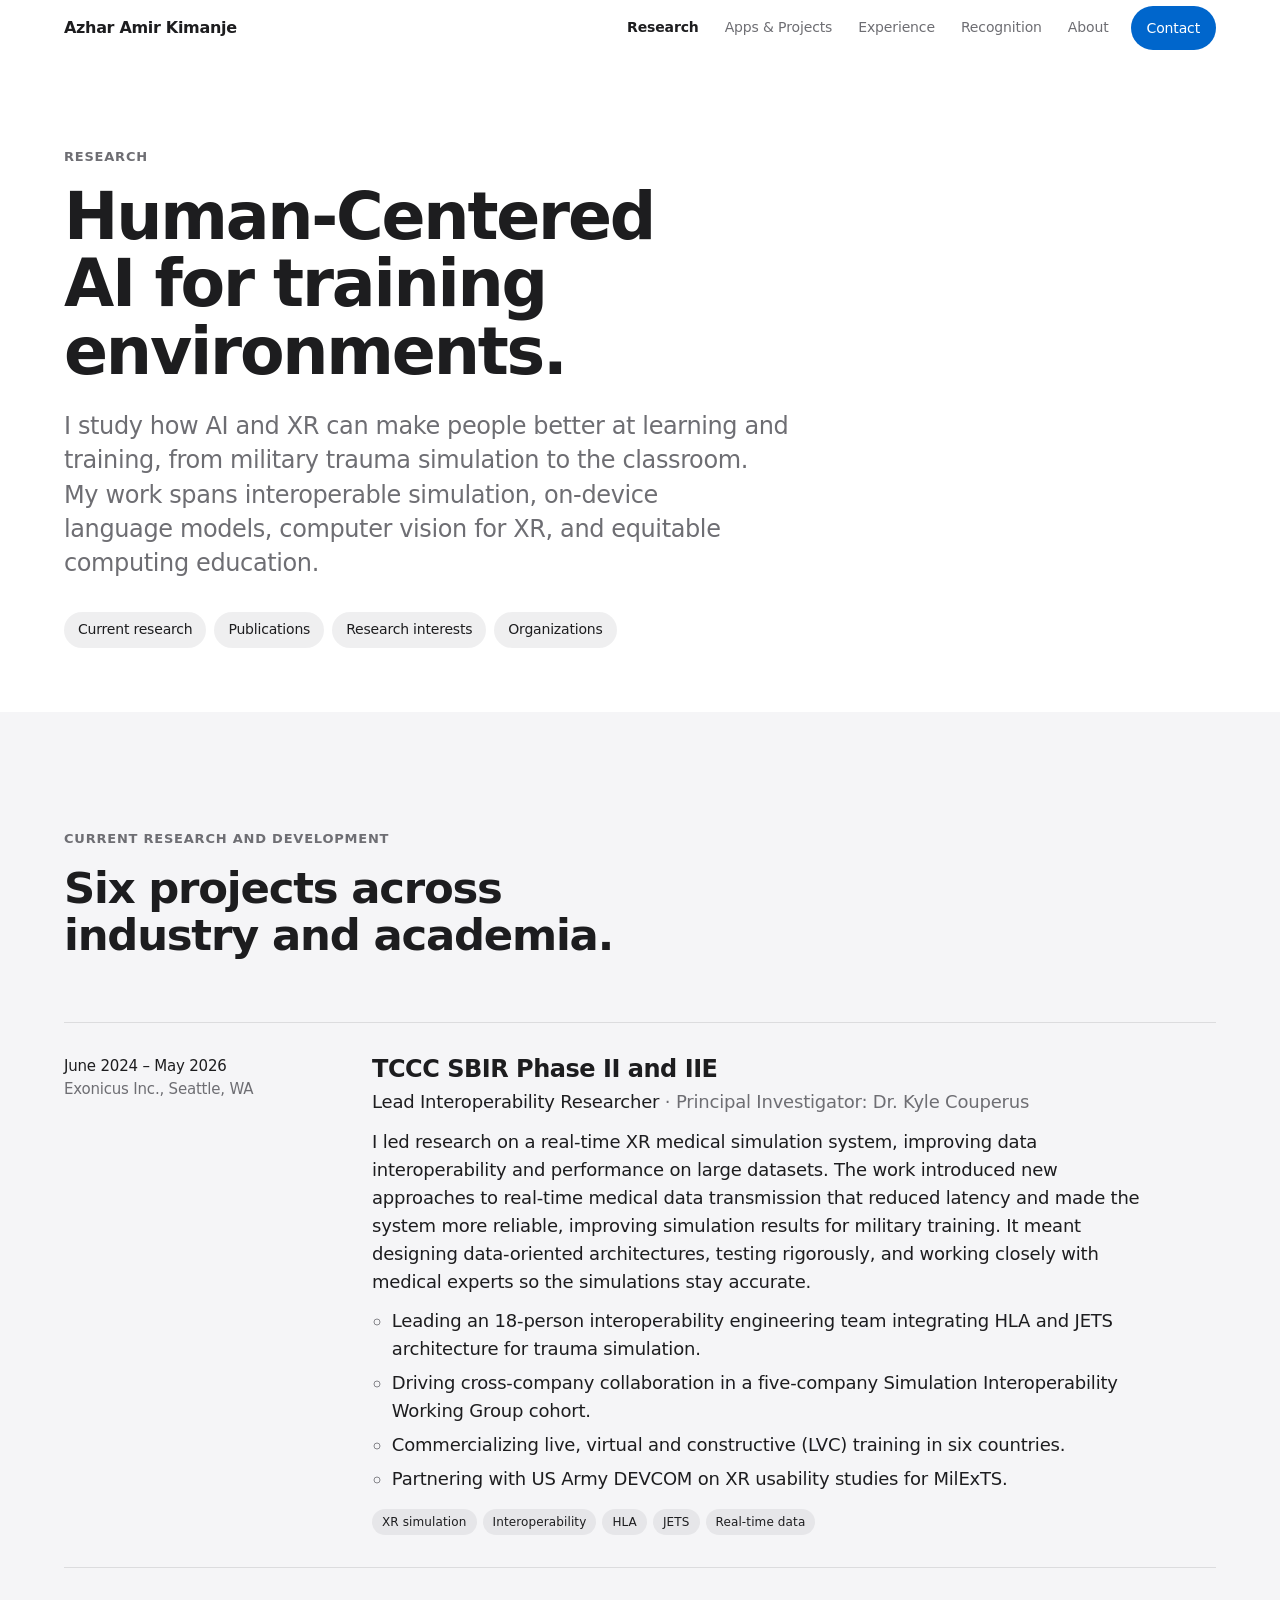
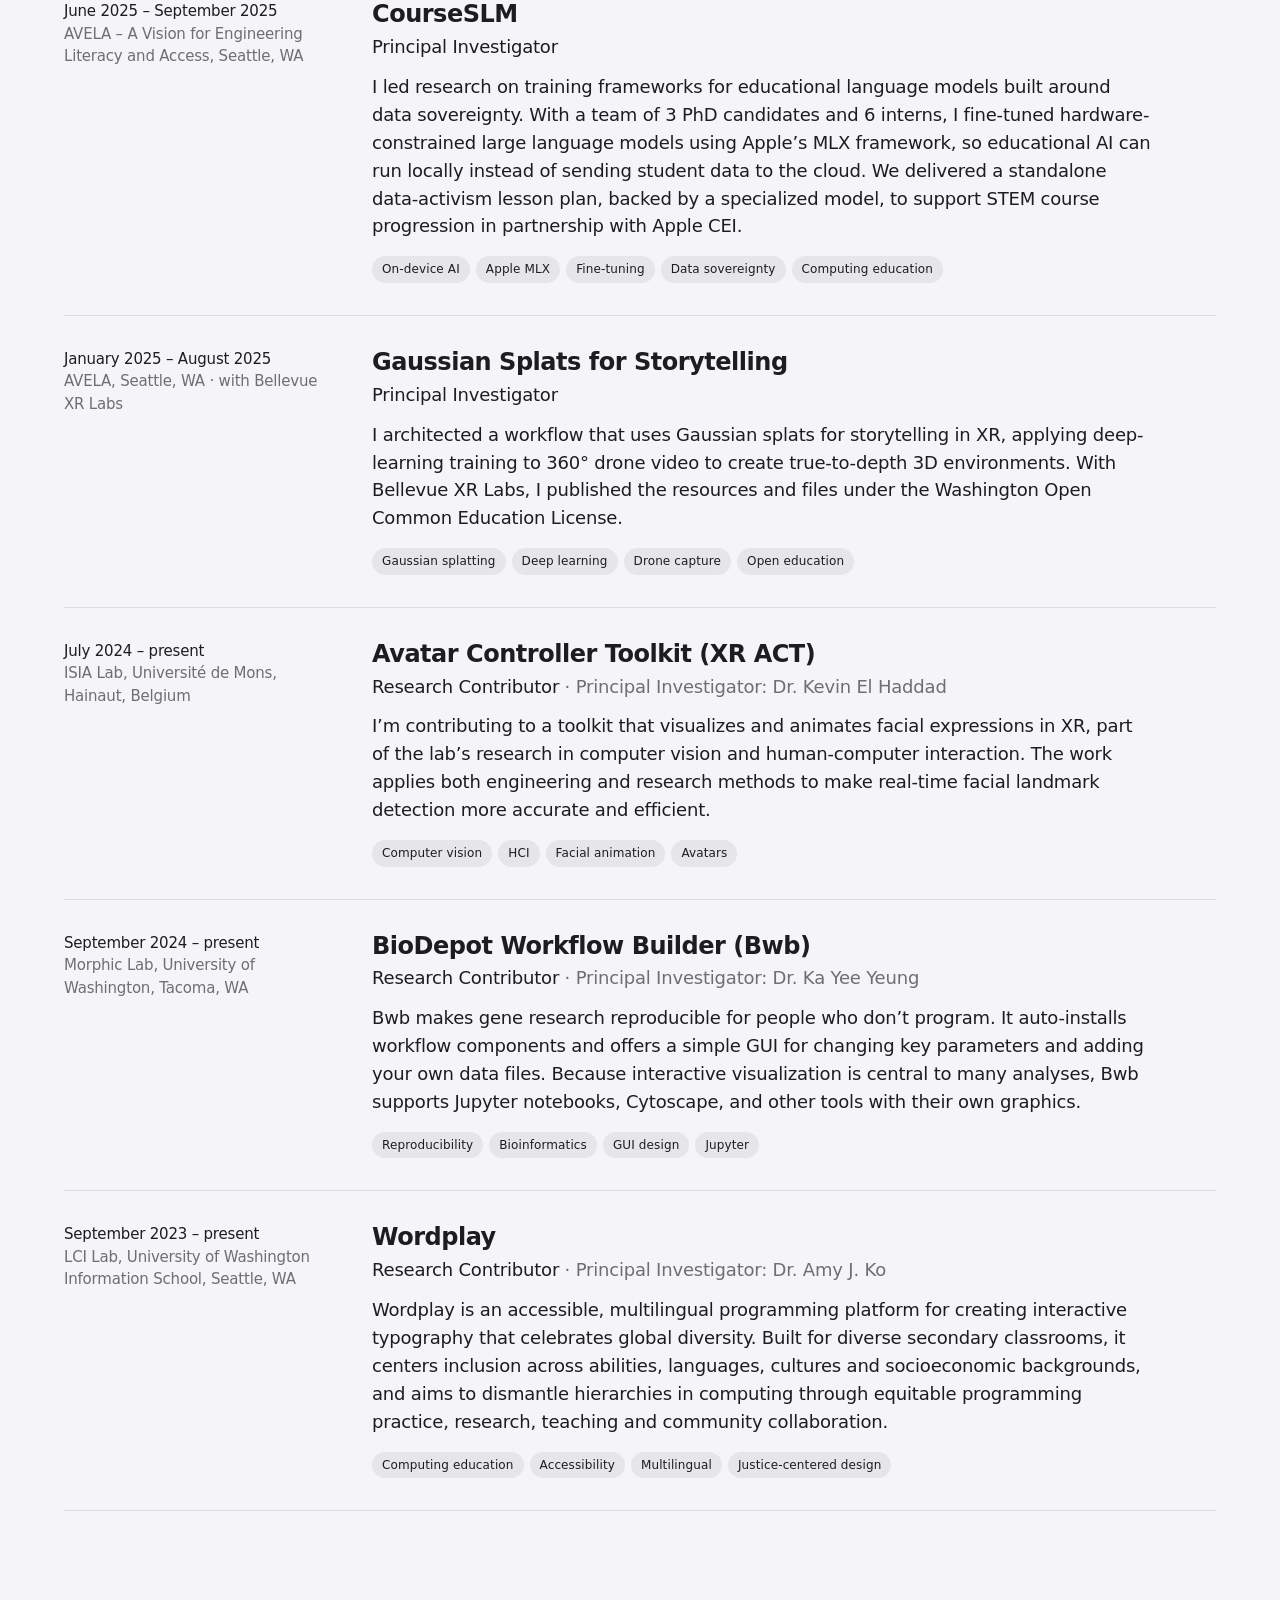
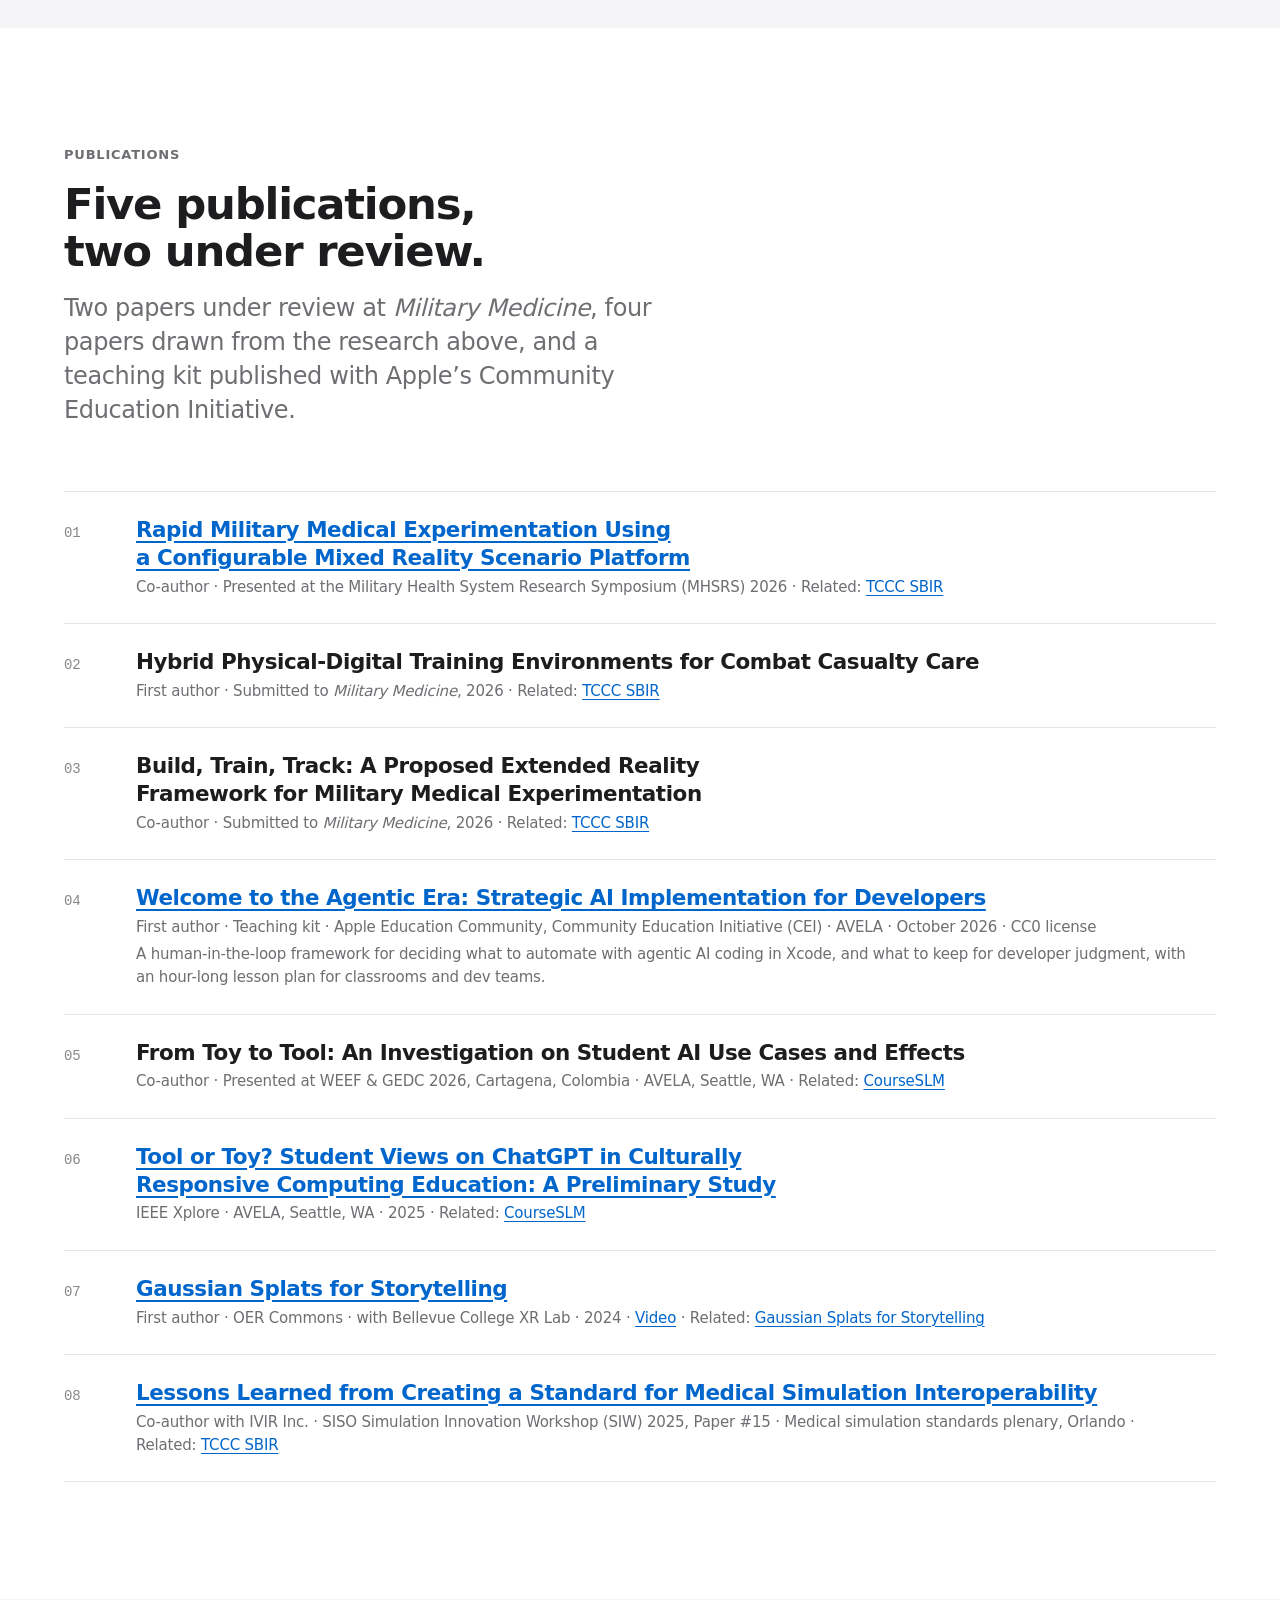
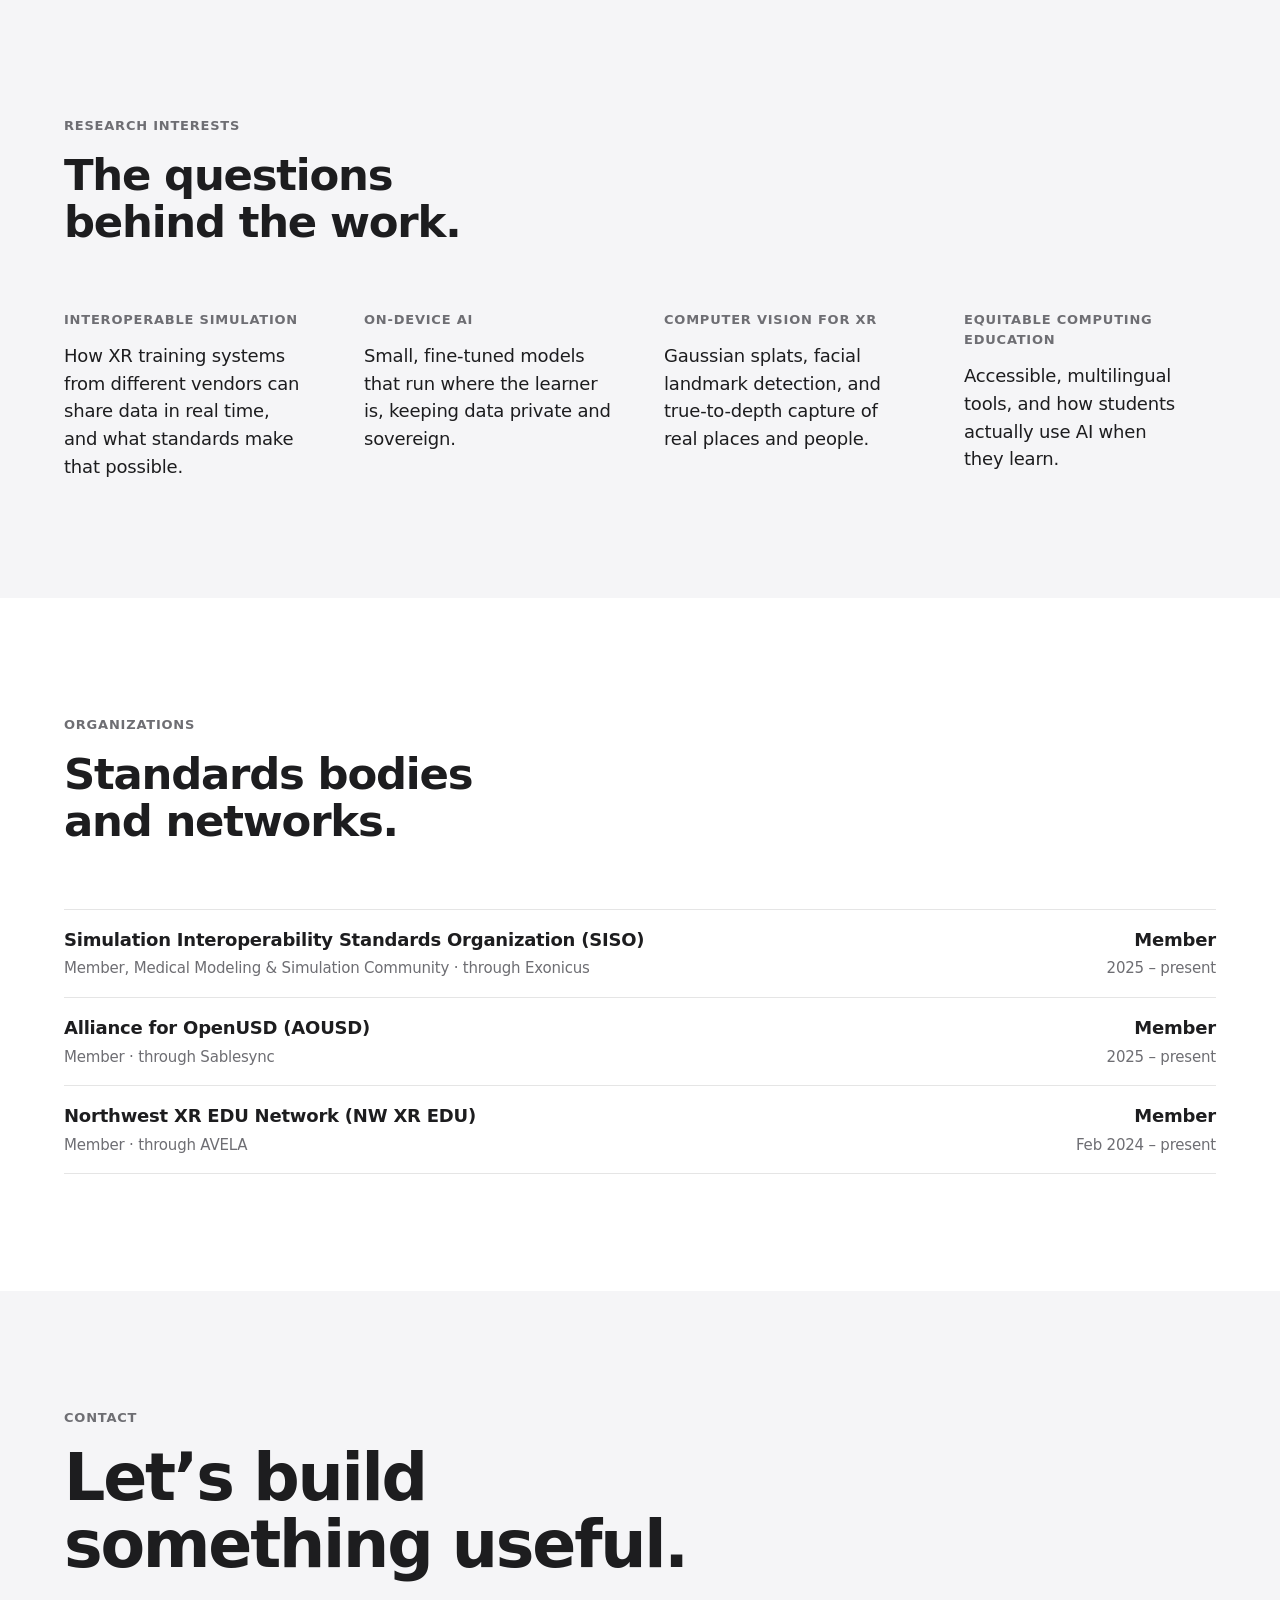
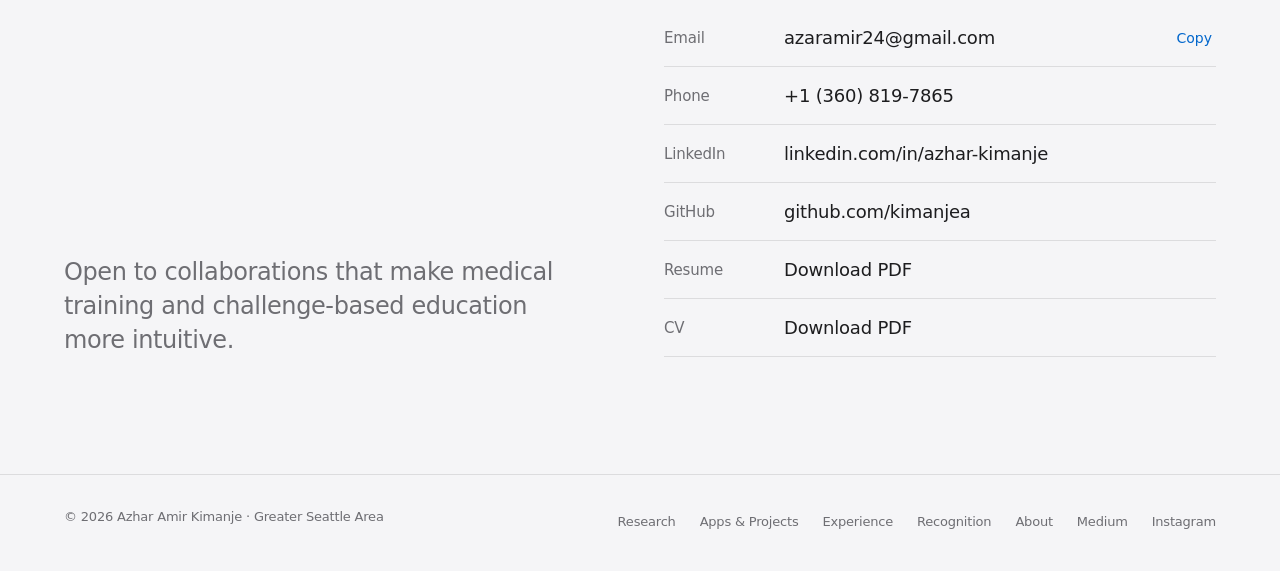
<file: research.html>
<!doctype html>
<html lang="en">
<head>
<meta charset="utf-8">
<meta name="viewport" content="width=device-width, initial-scale=1, viewport-fit=cover">
<title>Research and Publications · Azhar Amir Kimanje</title>
<meta name="description" content="Current research in XR interoperability, on-device language models, Gaussian splats, facial animation in XR, reproducible bioinformatics, and equitable computing education.">
<link rel="canonical" href="https://kimanjea.github.io/azhar/research.html">
<meta name="color-scheme" content="light dark">
<meta name="theme-color" content="#ffffff" media="(prefers-color-scheme: light)">
<meta name="theme-color" content="#0b0b0c" media="(prefers-color-scheme: dark)">
<meta property="og:type" content="website">
<meta property="og:title" content="Research and Publications · Azhar Amir Kimanje">
<meta property="og:description" content="Current research in XR interoperability, on-device language models, Gaussian splats, facial animation in XR, reproducible bioinformatics, and equitable computing education.">
<meta property="og:url" content="https://kimanjea.github.io/azhar/research.html">
<meta property="og:image" content="https://kimanjea.github.io/azhar/img/og.jpg">
<meta name="twitter:card" content="summary_large_image">
<link rel="icon" href="assets/favicon.ico">
<link rel="apple-touch-icon" href="img/logos/sablesync.png">
<link rel="stylesheet" href="styles/site.css">
<script src="scripts/site.js" defer></script>
</head>
<body>
<a class="skip-link" href="#main">Skip to content</a>
<header class="nav">
  <div class="wrap nav-bar">
    <a class="nav-name" href="index.html">Azhar Amir Kimanje</a>
    <nav aria-label="Primary">
      <ul class="nav-links">
        <li><a href="research.html" aria-current="page">Research</a></li>
        <li><a href="work.html">Apps &amp; Projects</a></li>
        <li><a href="experience.html">Experience</a></li>
        <li><a href="recognition.html">Recognition</a></li>
        <li><a href="about.html">About</a></li>
        <li class="nav-cta"><a class="btn btn-primary btn-sm" href="#contact">Contact</a></li>
      </ul>
    </nav>
    <button class="nav-toggle" type="button" aria-expanded="false" aria-controls="nav-panel"><span class="label">Menu</span><span class="bars" aria-hidden="true"></span></button>
  </div>
  <div class="nav-panel" id="nav-panel">
    <nav class="wrap" aria-label="Primary, mobile">
      <ul>
          <li><a href="index.html">Home</a></li>
          <li><a href="research.html" aria-current="page">Research</a></li>
          <li><a href="work.html">Apps &amp; Projects</a></li>
          <li><a href="experience.html">Experience</a></li>
          <li><a href="recognition.html">Recognition</a></li>
          <li><a href="about.html">About</a></li>
          <li><a href="#contact">Contact</a></li>
      </ul>
    </nav>
  </div>
</header>
<main id="main">
<section class="page-hero" aria-labelledby="page-title">
  <div class="wrap">
    <p class="eyebrow">Research</p>
    <h1 class="h1" id="page-title">Human-Centered AI for training environments.</h1>
    <p class="lead">I study how AI and XR can make people better at learning and training, from military trauma simulation to the classroom. My work spans interoperable simulation, on-device language models, computer vision for XR, and equitable computing education.</p>
    <ul class="jump" aria-label="On this page">
      <li><a href="#current">Current research</a></li>
      <li><a href="#publications">Publications</a></li>
      <li><a href="#interests">Research interests</a></li>
      <li><a href="#organizations">Organizations</a></li>
    </ul>
  </div>
</section>

<section class="section tint" id="current" aria-labelledby="current-title">
  <div class="wrap">
    <div class="section-head">
      <div>
        <p class="eyebrow">Current research and development</p>
        <h2 class="h2" id="current-title">Six projects across industry and academia.</h2>
      </div>
    </div>
    <ul class="entries">
      <li class="entry reveal" id="sbir">
        <p class="entry-meta"><span class="date">June 2024 – May 2026</span>Exonicus Inc., Seattle, WA</p>
        <div>
          <h3>TCCC SBIR Phase II and IIE</h3>
          <p class="role-line"><strong>Lead Interoperability Researcher</strong> · Principal Investigator: Dr. Kyle Couperus</p>
          <p class="body">I led research on a real-time XR medical simulation system, improving data interoperability and performance on large datasets. The work introduced new approaches to real-time medical data transmission that reduced latency and made the system more reliable, improving simulation results for military training. It meant designing data-oriented architectures, testing rigorously, and working closely with medical experts so the simulations stay accurate.</p>
          <ul class="points">
            <li>Leading an 18-person interoperability engineering team integrating HLA and JETS architecture for trauma simulation.</li>
            <li>Driving cross-company collaboration in a five-company Simulation Interoperability Working Group cohort.</li>
            <li>Commercializing live, virtual and constructive (LVC) training in six countries.</li>
            <li>Partnering with US Army DEVCOM on XR usability studies for MilExTS.</li>
          </ul>
          <ul class="tags" aria-label="Topics"><li>XR simulation</li><li>Interoperability</li><li>HLA</li><li>JETS</li><li>Real-time data</li></ul>
        </div>
      </li>
      <li class="entry reveal" id="courseslm">
        <p class="entry-meta"><span class="date">June 2025 – September 2025</span>AVELA – A Vision for Engineering Literacy and Access, Seattle, WA</p>
        <div>
          <h3>CourseSLM</h3>
          <p class="role-line"><strong>Principal Investigator</strong></p>
          <p class="body">I led research on training frameworks for educational language models built around data sovereignty. With a team of 3 PhD candidates and 6 interns, I fine-tuned hardware-constrained large language models using Apple’s MLX framework, so educational AI can run locally instead of sending student data to the cloud. We delivered a standalone data-activism lesson plan, backed by a specialized model, to support STEM course progression in partnership with Apple CEI.</p>
          <ul class="tags" aria-label="Topics"><li>On-device AI</li><li>Apple MLX</li><li>Fine-tuning</li><li>Data sovereignty</li><li>Computing education</li></ul>
        </div>
      </li>
      <li class="entry reveal" id="splats">
        <p class="entry-meta"><span class="date">January 2025 – August 2025</span>AVELA, Seattle, WA · with Bellevue XR Labs</p>
        <div>
          <h3>Gaussian Splats for Storytelling</h3>
          <p class="role-line"><strong>Principal Investigator</strong></p>
          <p class="body">I architected a workflow that uses Gaussian splats for storytelling in XR, applying deep-learning training to 360° drone video to create true-to-depth 3D environments. With Bellevue XR Labs, I published the resources and files under the Washington Open Common Education License.</p>
          <ul class="tags" aria-label="Topics"><li>Gaussian splatting</li><li>Deep learning</li><li>Drone capture</li><li>Open education</li></ul>
        </div>
      </li>
      <li class="entry reveal" id="avatar">
        <p class="entry-meta"><span class="date">July 2024 – present</span>ISIA Lab, Université de Mons, Hainaut, Belgium</p>
        <div>
          <h3>Avatar Controller Toolkit (XR ACT)</h3>
          <p class="role-line"><strong>Research Contributor</strong> · Principal Investigator: Dr. Kevin El Haddad</p>
          <p class="body">I’m contributing to a toolkit that visualizes and animates facial expressions in XR, part of the lab’s research in computer vision and human-computer interaction. The work applies both engineering and research methods to make real-time facial landmark detection more accurate and efficient.</p>
          <ul class="tags" aria-label="Topics"><li>Computer vision</li><li>HCI</li><li>Facial animation</li><li>Avatars</li></ul>
        </div>
      </li>
      <li class="entry reveal" id="bwb">
        <p class="entry-meta"><span class="date">September 2024 – present</span>Morphic Lab, University of Washington, Tacoma, WA</p>
        <div>
          <h3>BioDepot Workflow Builder (Bwb)</h3>
          <p class="role-line"><strong>Research Contributor</strong> · Principal Investigator: Dr. Ka Yee Yeung</p>
          <p class="body">Bwb makes gene research reproducible for people who don’t program. It auto-installs workflow components and offers a simple GUI for changing key parameters and adding your own data files. Because interactive visualization is central to many analyses, Bwb supports Jupyter notebooks, Cytoscape, and other tools with their own graphics.</p>
          <ul class="tags" aria-label="Topics"><li>Reproducibility</li><li>Bioinformatics</li><li>GUI design</li><li>Jupyter</li></ul>
        </div>
      </li>
      <li class="entry reveal" id="wordplay">
        <p class="entry-meta"><span class="date">September 2023 – present</span>LCI Lab, University of Washington Information School, Seattle, WA</p>
        <div>
          <h3>Wordplay</h3>
          <p class="role-line"><strong>Research Contributor</strong> · Principal Investigator: Dr. Amy J. Ko</p>
          <p class="body">Wordplay is an accessible, multilingual programming platform for creating interactive typography that celebrates global diversity. Built for diverse secondary classrooms, it centers inclusion across abilities, languages, cultures and socioeconomic backgrounds, and aims to dismantle hierarchies in computing through equitable programming practice, research, teaching and community collaboration.</p>
          <ul class="tags" aria-label="Topics"><li>Computing education</li><li>Accessibility</li><li>Multilingual</li><li>Justice-centered design</li></ul>
        </div>
      </li>
    </ul>
  </div>
</section>

<section class="section" id="publications" aria-labelledby="pubs-title">
  <div class="wrap">
    <div class="section-head">
      <div>
        <p class="eyebrow">Publications</p>
        <h2 class="h2" id="pubs-title">Five publications, two under review.</h2>
        <p class="lead">Two papers under review at <em>Military Medicine</em>, four papers drawn from the research above, and a teaching kit published with Apple’s Community Education Initiative.</p>
      </div>
    </div>
    <ol class="pubs">
      <li class="pub reveal"><div><h3><a href="https://mhsrs.health.mil/MHSRS/download/downloadabstractfile/7191" rel="noopener">Rapid Military Medical Experimentation Using a Configurable Mixed Reality Scenario Platform</a></h3><p class="venue">Co-author · Presented at the Military Health System Research Symposium (MHSRS) 2026 · Related: <a href="#sbir">TCCC SBIR</a></p></div></li>
      <li class="pub reveal"><div><h3>Hybrid Physical-Digital Training Environments for Combat Casualty Care</h3><p class="venue">First author · Submitted to <em>Military Medicine</em>, 2026 · Related: <a href="#sbir">TCCC SBIR</a></p></div></li>
      <li class="pub reveal"><div><h3>Build, Train, Track: A Proposed Extended Reality Framework for Military Medical Experimentation</h3><p class="venue">Co-author · Submitted to <em>Military Medicine</em>, 2026 · Related: <a href="#sbir">TCCC SBIR</a></p></div></li>
      <li class="pub reveal"><div><h3><a href="https://education.apple.com/resource/250015530" rel="noopener">Welcome to the Agentic Era: Strategic AI Implementation for Developers</a></h3><p class="venue">First author · Teaching kit · Apple Education Community, Community Education Initiative (CEI) · AVELA · October 2026 · CC0 license</p><p class="venue">A human-in-the-loop framework for deciding what to automate with agentic AI coding in Xcode, and what to keep for developer judgment, with an hour-long lesson plan for classrooms and dev teams.</p></div></li>
      <li class="pub reveal"><div><h3>From Toy to Tool: An Investigation on Student AI Use Cases and Effects</h3><p class="venue">Co-author · Presented at WEEF &amp; GEDC 2026, Cartagena, Colombia · AVELA, Seattle, WA · Related: <a href="#courseslm">CourseSLM</a></p></div></li>
      <li class="pub reveal"><div><h3><a href="https://ieeexplore.ieee.org/document/11256481" rel="noopener">Tool or Toy? Student Views on ChatGPT in Culturally Responsive Computing Education: A Preliminary Study</a></h3><p class="venue">IEEE Xplore · AVELA, Seattle, WA · 2025 · Related: <a href="#courseslm">CourseSLM</a></p></div></li>
      <li class="pub reveal"><div><h3><a href="https://oercommons.org/courseware/lesson/135180/student/?section=4" rel="noopener">Gaussian Splats for Storytelling</a></h3><p class="venue">First author · OER Commons · with Bellevue College XR Lab · 2024 · <a href="https://www.youtube.com/watch?v=gVd9D6WuamE" rel="noopener">Video</a> · Related: <a href="#splats">Gaussian Splats for Storytelling</a></p></div></li>
      <li class="pub reveal"><div><h3><a href="https://cdn.ymaws.com/www.sisostandards.org/resource/resmgr/events/siw/2025_siw/2025_siw_agenda.pdf" rel="noopener">Lessons Learned from Creating a Standard for Medical Simulation Interoperability</a></h3><p class="venue">Co-author with IVIR Inc. · SISO Simulation Innovation Workshop (SIW) 2025, Paper #15 · Medical simulation standards plenary, Orlando · Related: <a href="#sbir">TCCC SBIR</a></p></div></li>
    </ol>
  </div>
</section>

<section class="section tint" id="interests" aria-labelledby="interests-title">
  <div class="wrap">
    <div class="section-head">
      <div>
        <p class="eyebrow">Research interests</p>
        <h2 class="h2" id="interests-title">The questions behind the work.</h2>
      </div>
    </div>
    <div class="facts">
      <div class="fact reveal"><h3>Interoperable simulation</h3><p>How XR training systems from different vendors can share data in real time, and what standards make that possible.</p></div>
      <div class="fact reveal" style="--i:1"><h3>On-device AI</h3><p>Small, fine-tuned models that run where the learner is, keeping data private and sovereign.</p></div>
      <div class="fact reveal" style="--i:2"><h3>Computer vision for XR</h3><p>Gaussian splats, facial landmark detection, and true-to-depth capture of real places and people.</p></div>
      <div class="fact reveal" style="--i:3"><h3>Equitable computing education</h3><p>Accessible, multilingual tools, and how students actually use AI when they learn.</p></div>
    </div>
  </div>
</section>

<section class="section" id="organizations" aria-labelledby="orgs-title">
  <div class="wrap">
    <div class="section-head">
      <div>
        <p class="eyebrow">Organizations</p>
        <h2 class="h2" id="orgs-title">Standards bodies and networks.</h2>
      </div>
    </div>
    <ul class="ledger">
      <li><span class="what">Simulation Interoperability Standards Organization (SISO)</span><span class="who">Member, Medical Modeling &amp; Simulation Community · through Exonicus</span><span class="amt">Member</span><span class="when">2025 – present</span></li>
      <li><span class="what">Alliance for OpenUSD (AOUSD)</span><span class="who">Member · through Sablesync</span><span class="amt">Member</span><span class="when">2025 – present</span></li>
      <li><span class="what">Northwest XR EDU Network (NW XR EDU)</span><span class="who">Member · through AVELA</span><span class="amt">Member</span><span class="when">Feb 2024 – present</span></li>
    </ul>
  </div>
</section>

</main>

<section class="contact" id="contact" aria-labelledby="contact-title">
  <div class="wrap">
    <p class="eyebrow">Contact</p>
    <h2 class="h1" id="contact-title">Let’s build something useful.</h2>
    <div class="contact-grid">
      <p class="lead">Open to collaborations that make medical training and challenge-based education more intuitive.</p>
      <ul class="contact-list">
        <li><span class="label">Email</span><a class="grow" href="mailto:azaramir24@gmail.com">azaramir24@gmail.com</a><button class="copy-btn" type="button" data-copy="azaramir24@gmail.com">Copy</button></li>
        <li><span class="label">Phone</span><a class="grow tnum" href="tel:+13608197865">+1&nbsp;(360)&nbsp;819‑7865</a></li>
        <li><span class="label">LinkedIn</span><a class="grow" href="https://www.linkedin.com/in/azhar-kimanje" rel="noopener">linkedin.com/in/azhar-kimanje</a></li>
        <li><span class="label">GitHub</span><a class="grow" href="https://github.com/kimanjea" rel="noopener">github.com/kimanjea</a></li>
        <li><span class="label">Resume</span><a class="grow" href="Azhar-Amir-Kimanje-Resume.pdf">Download PDF</a></li>
        <li><span class="label">CV</span><a class="grow" href="Azhar-Amir-Kimanje-CV.pdf">Download PDF</a></li>
      </ul>
    </div>
    <p class="sr-only" role="status" id="copy-status"></p>
  </div>
</section>
<footer class="footer">
  <div class="wrap">
    <span>© <span data-year>2026</span> Azhar Amir Kimanje · Greater Seattle Area</span>
    <nav aria-label="Footer">
      <ul>
        <li><a href="research.html">Research</a></li>
        <li><a href="work.html">Apps &amp; Projects</a></li>
        <li><a href="experience.html">Experience</a></li>
        <li><a href="recognition.html">Recognition</a></li>
        <li><a href="about.html">About</a></li>
        <li><a href="https://medium.com/@azaramir24/about" rel="noopener">Medium</a></li>
        <li><a href="https://www.instagram.com/sablesync/" rel="noopener">Instagram</a></li>
      </ul>
    </nav>
  </div>
</footer>
</body>
</html>
</file>
<file: styles/site.css>
/* ==========================================================================
   Azhar Amir Kimanje · site styles
   Built on the human-centered-design skill tokens. Light + dark follow the system.
   ========================================================================== */

/* ---------- Tokens ---------- */
:root {
  color-scheme: light dark;

  --bg:            #ffffff;
  --bg-2:          #f5f5f7;
  --bg-elev:       #ffffff;
  --fg:            #1d1d1f;
  --fg-2:          #6e6e73;
  --fg-3:          #86868b;
  --sep:           rgb(0 0 0 / .1);
  --fill:          rgb(120 120 128 / .12);
  --accent:        #0066cc;
  --accent-hover:  #0071e3;
  --on-accent:     #ffffff;
  --live:          #248a3d;
  --glass:         rgb(255 255 255 / .74);
  --tile:          #ffffff;
  --shadow-1:      0 1px 2px rgb(0 0 0 / .04), 0 1px 1px rgb(0 0 0 / .03);
  --shadow-2:      0 2px 6px rgb(0 0 0 / .04), 0 14px 36px rgb(0 0 0 / .08);
  --img-filter:    none;

  --sans: -apple-system, BlinkMacSystemFont, "SF Pro Text", system-ui, "Segoe UI", Roboto, "Helvetica Neue", Arial, sans-serif;
  --display: -apple-system, BlinkMacSystemFont, "SF Pro Display", system-ui, "Segoe UI", Roboto, "Helvetica Neue", Arial, sans-serif;
  --mono: ui-monospace, "SF Mono", Menlo, Consolas, monospace;

  --t-cap:     .8125rem;
  --t-foot:    .9375rem;
  --t-body:    clamp(1.0625rem, 1rem + .2vw, 1.125rem);
  --t-lead:    clamp(1.1875rem, 1.05rem + .6vw, 1.5rem);
  --t-3:       clamp(1.25rem, 1.12rem + .5vw, 1.5rem);
  --t-2:       clamp(1.75rem, 1.35rem + 1.7vw, 2.75rem);
  --t-1:       clamp(2.25rem, 1.5rem + 3.2vw, 4.25rem);
  --t-display: clamp(2.75rem, 1.4rem + 6.2vw, 7rem);

  --space-1: 4px; --space-2: 8px; --space-3: 12px; --space-4: 16px; --space-5: 24px;
  --space-6: 32px; --space-7: 48px; --space-8: 64px; --space-9: 96px;
  --section: clamp(72px, 6vw + 40px, 152px);
  --gutter: max(20px, env(safe-area-inset-left, 0px), min(64px, 5vw));
  --max: 1180px;
  --measure: 68ch;

  --r-sm: 10px; --r-md: 14px; --r-lg: 22px; --r-xl: 30px; --r-full: 999px;

  --ease-out: cubic-bezier(.22, 1, .36, 1);
  --ease-in: cubic-bezier(.55, 0, 1, .45);
  --dur-fast: 160ms; --dur-base: 280ms; --dur-slow: 600ms;
}
@media (prefers-color-scheme: dark) {
  :root {
    --bg:           #0b0b0c;
    --bg-2:         #151517;
    --bg-elev:      #1c1c1e;
    --fg:           #f5f5f7;
    --fg-2:         #a1a1a6;
    --fg-3:         #8a8a8f;
    --sep:          rgb(255 255 255 / .12);
    --fill:         rgb(120 120 128 / .24);
    --accent:       #2997ff;
    --accent-hover: #47a6ff;
    --on-accent:    #000000;
    --live:         #30d158;
    --glass:        rgb(22 22 24 / .72);
    --tile:         #f5f5f7;
    --shadow-1:     0 1px 2px rgb(0 0 0 / .4);
    --shadow-2:     0 2px 6px rgb(0 0 0 / .3), 0 16px 40px rgb(0 0 0 / .45);
    --img-filter:   brightness(.92);
  }
}

/* ---------- Base ---------- */
*, *::before, *::after { box-sizing: border-box; }
html { -webkit-text-size-adjust: 100%; text-size-adjust: 100%; scroll-padding-top: 72px; }
body {
  margin: 0;
  background: var(--bg);
  color: var(--fg);
  font: 400 var(--t-body)/1.55 var(--sans);
  letter-spacing: -0.011em;
  -webkit-font-smoothing: antialiased;
  -moz-osx-font-smoothing: grayscale;
  font-optical-sizing: auto;
  text-rendering: optimizeLegibility;
}
h1, h2, h3, h4 { margin: 0; font-family: var(--display); text-wrap: balance; }
p, li, dd, figcaption { text-wrap: pretty; }
p { margin: 0; }
ul, ol { margin: 0; padding: 0; }
img { display: block; max-width: 100%; height: auto; }
a { color: var(--accent); text-decoration-thickness: .08em; text-underline-offset: .2em; }
a:hover { color: var(--accent-hover); }
:focus-visible { outline: 3px solid color-mix(in srgb, var(--accent) 60%, transparent); outline-offset: 3px; border-radius: 6px; }
strong { font-weight: 600; }
.tnum { font-variant-numeric: tabular-nums; }

.wrap { width: 100%; max-width: calc(var(--max) + 2 * var(--gutter)); margin-inline: auto; padding-inline: var(--gutter); }
.section { padding-block: var(--section); }
.section.tint { background: var(--bg-2); }

.eyebrow { font-size: var(--t-cap); font-weight: 600; letter-spacing: .06em; text-transform: uppercase; color: var(--fg-2); margin-bottom: var(--space-4); }
.h1 { font-size: var(--t-1); line-height: 1.04; letter-spacing: -0.034em; font-weight: 700; }
.h2 { font-size: var(--t-2); line-height: 1.08; letter-spacing: -0.028em; font-weight: 700; max-width: 20ch; }
.h3 { font-size: var(--t-3); line-height: 1.2; letter-spacing: -0.02em; font-weight: 650; }
.lead { font-size: var(--t-lead); line-height: 1.42; letter-spacing: -0.016em; color: var(--fg-2); max-width: 40ch; }
.lead strong { color: var(--fg); }
.muted { color: var(--fg-2); }
.small { font-size: var(--t-foot); line-height: 1.5; }
.caption { font-size: var(--t-cap); line-height: 1.4; color: var(--fg-2); }
.prose { max-width: var(--measure); }
.prose p + p { margin-top: 1em; }

.section-head { display: flex; flex-wrap: wrap; align-items: flex-end; justify-content: space-between; gap: var(--space-4) var(--space-6); margin-bottom: var(--space-8); }
.section-head .lead { margin-top: var(--space-4); }
.more { display: inline-flex; align-items: center; gap: 6px; min-height: 44px; font-weight: 500; text-decoration: none; white-space: nowrap; }
.more::after { content: "›"; font-size: 1.25em; line-height: 1; transform: translateY(-1px); transition: transform var(--dur-fast) var(--ease-out); }
.more:hover::after { transform: translate(3px, -1px); }

.skip-link { position: absolute; left: 16px; top: -100px; z-index: 100; padding: 12px 16px; background: var(--bg-elev); color: var(--fg); border-radius: var(--r-md); box-shadow: var(--shadow-2); }
.skip-link:focus { top: calc(env(safe-area-inset-top, 0px) + 12px); }
.sr-only { position: absolute; width: 1px; height: 1px; overflow: hidden; clip: rect(0 0 0 0); white-space: nowrap; }

/* ---------- Navigation ---------- */
.nav {
  position: sticky; top: 0; z-index: 50;
  padding-top: env(safe-area-inset-top, 0px);
  background: var(--glass);
  -webkit-backdrop-filter: saturate(180%) blur(20px);
  backdrop-filter: saturate(180%) blur(20px);
  border-bottom: 1px solid transparent;
  transition: border-color var(--dur-base) var(--ease-out);
  view-transition-name: site-nav;
}
.nav.is-scrolled { border-bottom-color: var(--sep); }
.nav-bar { display: flex; align-items: center; justify-content: space-between; gap: var(--space-4); min-height: 56px; }
.nav-name { display: inline-flex; align-items: center; min-height: 44px; color: var(--fg); text-decoration: none; font-weight: 600; font-size: 1rem; letter-spacing: -0.02em; white-space: nowrap; }
.nav-name:hover { color: var(--fg); }
.nav-links { display: flex; align-items: center; gap: 2px; list-style: none; }
.nav-links a { display: inline-flex; align-items: center; min-height: 44px; padding: 0 12px; color: var(--fg-2); text-decoration: none; font-size: .875rem; letter-spacing: -0.01em; border-radius: var(--r-full); transition: color var(--dur-fast); }
.nav-links a:hover { color: var(--fg); }
.nav-links a[aria-current="page"] { color: var(--fg); font-weight: 600; }
.nav-cta { margin-left: var(--space-2); }
.nav-links a.btn-primary { color: var(--on-accent); padding: 0 16px; font-weight: 500; }
.nav-links a.btn-primary:hover { color: var(--on-accent); }
.nav-toggle { display: none; }
.nav-panel { display: none; }

@media (max-width: 860px) {
  .nav-links { display: none; }
  .nav-toggle {
    display: inline-flex; align-items: center; justify-content: center; gap: 8px;
    min-height: 44px; min-width: 44px; padding: 0 12px; margin-right: -12px;
    background: none; border: 0; color: var(--fg); font: 500 .9375rem/1 var(--sans); cursor: pointer; border-radius: var(--r-full);
  }
  .nav-toggle .bars { position: relative; width: 18px; height: 12px; }
  .nav-toggle .bars::before, .nav-toggle .bars::after {
    content: ""; position: absolute; left: 0; right: 0; height: 1.5px; border-radius: 2px; background: currentColor;
    transition: transform var(--dur-base) var(--ease-out), top var(--dur-base) var(--ease-out);
  }
  .nav-toggle .bars::before { top: 2px; }
  .nav-toggle .bars::after { top: 9px; }
  .nav-toggle[aria-expanded="true"] .bars::before { top: 5.5px; transform: rotate(45deg); }
  .nav-toggle[aria-expanded="true"] .bars::after { top: 5.5px; transform: rotate(-45deg); }
  .nav-panel[data-open] { display: block; }
  .nav-panel { border-top: 1px solid var(--sep); }
  .nav-panel ul { list-style: none; padding-block: var(--space-2) var(--space-5); }
  .nav-panel a {
    display: flex; align-items: center; min-height: 52px; color: var(--fg); text-decoration: none;
    font: 600 1.5rem/1.2 var(--display); letter-spacing: -0.025em; border-bottom: 1px solid var(--sep);
  }
  .nav-panel a[aria-current="page"] { color: var(--accent); }
  @media (prefers-reduced-motion: no-preference) {
    .nav-panel[data-open] li { animation: menu-in var(--dur-slow) var(--ease-out) both; }
    .nav-panel[data-open] li:nth-child(2) { animation-delay: 30ms; }
    .nav-panel[data-open] li:nth-child(3) { animation-delay: 60ms; }
    .nav-panel[data-open] li:nth-child(4) { animation-delay: 90ms; }
    .nav-panel[data-open] li:nth-child(5) { animation-delay: 120ms; }
    .nav-panel[data-open] li:nth-child(6) { animation-delay: 150ms; }
    @keyframes menu-in { from { opacity: 0; transform: translateY(-6px); } }
  }
}

/* ---------- Buttons ---------- */
.btn {
  display: inline-flex; align-items: center; justify-content: center; gap: 8px;
  min-height: 44px; padding: 0 22px; border: 0; border-radius: var(--r-full);
  font: 500 1rem/1 var(--sans); letter-spacing: -0.01em; text-decoration: none; white-space: nowrap; cursor: pointer;
  touch-action: manipulation;
  transition: transform var(--dur-fast) var(--ease-out), background-color var(--dur-fast) var(--ease-out), color var(--dur-fast);
}
.btn:active { transform: scale(.97); transition-duration: 60ms; }
.btn-primary { background: var(--accent); color: var(--on-accent); }
.btn-primary:hover { background: var(--accent-hover); color: var(--on-accent); }
.btn-secondary { background: var(--fill); color: var(--fg); }
.btn-secondary:hover { color: var(--fg); background: color-mix(in srgb, var(--fill) 100%, var(--fg) 6%); }
.btn-sm { min-height: 36px; padding: 0 16px; font-size: .875rem; }
@media (pointer: coarse) { .btn-sm { min-height: 44px; } }
.btn svg { width: 1em; height: 1em; flex: none; }
.actions { display: flex; flex-wrap: wrap; gap: var(--space-3); }

/* ---------- Hero ---------- */
.hero { padding-block: clamp(56px, 9vw, 144px) clamp(56px, 7vw, 112px); }
.hero h1 { font-size: var(--t-display); line-height: .98; letter-spacing: -0.045em; font-weight: 700; max-width: 13ch; }
.hero h1 .line { display: block; }
.hero h1 .soft { color: var(--fg-2); }
.hero .lead { margin-top: var(--space-6); max-width: 46ch; }
.hero .actions { margin-top: var(--space-6); }
.hero-meta { display: flex; flex-wrap: wrap; gap: var(--space-2) var(--space-5); margin-bottom: var(--space-5); color: var(--fg-2); font-size: var(--t-foot); }
.hero-meta span { display: inline-flex; align-items: center; gap: 8px; }
.status-dot { width: 8px; height: 8px; border-radius: 50%; background: var(--live); box-shadow: 0 0 0 3px color-mix(in srgb, var(--live) 22%, transparent); }

@media (prefers-reduced-motion: no-preference) {
  .hero h1 .line { animation: rise .9s var(--ease-out) both; }
  .hero h1 .line:nth-child(2) { animation-delay: 70ms; }
  .hero h1 .line:nth-child(3) { animation-delay: 140ms; }
  .hero .lead, .hero .actions, .hero-meta { animation: fade .9s var(--ease-out) .2s both; }
  @keyframes rise { from { opacity: .001; transform: translateY(.3em); } }
  @keyframes fade { from { opacity: .001; transform: translateY(8px); } }
}

.page-hero { padding-block: clamp(48px, 7vw, 112px) clamp(40px, 5vw, 80px); }
.page-hero .h1 { max-width: 16ch; }
.page-hero .lead { margin-top: var(--space-5); max-width: 48ch; }
.jump { display: flex; flex-wrap: wrap; gap: var(--space-2); margin-top: var(--space-6); list-style: none; }
.jump a { display: inline-flex; align-items: center; min-height: 36px; padding: 0 14px; border-radius: var(--r-full); background: var(--fill); color: var(--fg); text-decoration: none; font-size: .875rem; font-weight: 500; }
.jump a:hover { background: color-mix(in srgb, var(--fill) 100%, var(--fg) 6%); color: var(--fg); }
@media (pointer: coarse) { .jump a { min-height: 44px; } }

/* ---------- Stats ---------- */
.stats { display: grid; grid-template-columns: repeat(4, minmax(0, 1fr)); gap: var(--space-6); margin-top: clamp(56px, 8vw, 104px); padding-top: var(--space-6); border-top: 1px solid var(--sep); list-style: none; }
.stat b { display: block; font: 700 var(--t-2)/1 var(--display); letter-spacing: -0.03em; font-variant-numeric: tabular-nums; }
.stat span { display: block; margin-top: var(--space-2); color: var(--fg-2); font-size: var(--t-foot); line-height: 1.4; }
@media (max-width: 760px) { .stats { grid-template-columns: repeat(2, minmax(0, 1fr)); row-gap: var(--space-7); } }

/* ---------- Shipped apps ---------- */
.apps { display: grid; grid-template-columns: repeat(3, minmax(0, 1fr)); gap: var(--space-5); list-style: none; }
.app {
  position: relative; display: flex; flex-direction: column; gap: var(--space-4);
  padding: var(--space-6) var(--space-6) var(--space-5);
  background: var(--bg-elev); border-radius: var(--r-xl); box-shadow: var(--shadow-1);
  transition: transform var(--dur-base) var(--ease-out), box-shadow var(--dur-base) var(--ease-out);
  min-width: 0;
}
.section:not(.tint) .app { box-shadow: 0 0 0 1px var(--sep) inset; }
@media (hover: hover) and (pointer: fine) { .app:hover { transform: translateY(-3px); box-shadow: var(--shadow-2); } }
.app-icon { width: 72px; height: 72px; border-radius: 17px; background: var(--tile); display: grid; place-items: center; overflow: hidden; box-shadow: 0 0 0 1px rgb(0 0 0 / .08) inset, var(--shadow-1); }
.app-icon img { width: 76%; height: 76%; object-fit: contain; }
.store { display: inline-flex; align-items: center; gap: 6px; font-size: var(--t-cap); font-weight: 600; letter-spacing: .02em; color: var(--fg-2); }
.store svg { width: 14px; height: 14px; }
.app h3 { font-size: var(--t-3); letter-spacing: -0.022em; line-height: 1.15; font-weight: 700; }
.app p { color: var(--fg-2); font-size: var(--t-foot); line-height: 1.5; }
.app-org { color: var(--fg); font-weight: 500; }
.app .app-link { margin-top: auto; padding-top: var(--space-2); }
.app .app-link a::before { content: ""; position: absolute; inset: 0; border-radius: inherit; }
.app .app-link a:focus-visible { outline: none; }
.app:has(.app-link a:focus-visible) { outline: 3px solid color-mix(in srgb, var(--accent) 60%, transparent); outline-offset: 3px; }
@media (max-width: 900px) { .apps { grid-template-columns: 1fr; } .app { flex-direction: row; flex-wrap: wrap; align-items: flex-start; } .app-body { flex: 1 1 220px; min-width: 0; display: grid; gap: var(--space-2); } .app .app-link { flex-basis: 100%; } }
.app-body { display: grid; gap: var(--space-2); }

/* ---------- Now / role cards ---------- */
.roles { display: grid; grid-template-columns: repeat(2, minmax(0, 1fr)); gap: 1px; background: var(--sep); border: 1px solid var(--sep); border-radius: var(--r-xl); overflow: clip; list-style: none; }
.role { display: grid; grid-template-columns: 56px minmax(0, 1fr); gap: var(--space-4); padding: var(--space-6); background: var(--bg); }
.section.tint .role { background: var(--bg-2); }
.logo-tile { width: 56px; height: 56px; border-radius: var(--r-md); background: var(--tile); display: grid; place-items: center; overflow: hidden; box-shadow: 0 0 0 1px rgb(0 0 0 / .08) inset; flex: none; }
.logo-tile img { width: 78%; height: 78%; object-fit: contain; }
.logo-tile.text { font: 700 1rem/1 var(--display); color: #1d1d1f; letter-spacing: -0.02em; }
.role h3 { font-size: 1.125rem; line-height: 1.3; letter-spacing: -0.018em; font-weight: 650; }
.role .where { color: var(--fg-2); font-size: var(--t-foot); margin-top: 2px; }
.role p.desc { margin-top: var(--space-3); color: var(--fg-2); font-size: var(--t-foot); line-height: 1.5; }
@media (max-width: 760px) { .roles { grid-template-columns: 1fr; } .role { padding: var(--space-5); } }

/* ---------- Entry list (research, experience) ---------- */
.entries { list-style: none; border-top: 1px solid var(--sep); }
.entry { display: grid; grid-template-columns: minmax(0, 260px) minmax(0, 1fr); gap: var(--space-3) var(--space-7); padding-block: var(--space-6); border-bottom: 1px solid var(--sep); }
.entry-meta { color: var(--fg-2); font-size: var(--t-foot); line-height: 1.5; }
.entry-meta .date { display: block; color: var(--fg); font-weight: 500; font-variant-numeric: tabular-nums; }
.entry h3 { font-size: var(--t-3); line-height: 1.2; letter-spacing: -0.02em; font-weight: 650; }
.entry .role-line { margin-top: 4px; color: var(--fg-2); }
.entry .role-line strong { color: var(--fg); font-weight: 500; }
.entry p.body { margin-top: var(--space-3); max-width: var(--measure); }
.entry ul.points { margin-top: var(--space-3); padding-left: 1.1em; max-width: var(--measure); }
.entry ul.points li + li { margin-top: 6px; }
.entry ul.points li::marker { color: var(--fg-3); }
.tags { display: flex; flex-wrap: wrap; gap: 6px; margin-top: var(--space-4); list-style: none; padding: 0; }
.tags li { font-size: .75rem; font-weight: 500; letter-spacing: .01em; padding: 4px 10px; border-radius: var(--r-full); background: var(--fill); color: var(--fg); }
@media (max-width: 760px) { .entry { grid-template-columns: 1fr; padding-block: var(--space-5); } }

/* ---------- Organization group (experience) ---------- */
.org { display: grid; grid-template-columns: minmax(0, 260px) minmax(0, 1fr); gap: var(--space-4) var(--space-7); padding-block: var(--space-7); border-top: 1px solid var(--sep); }
.org:first-of-type { border-top: 0; padding-top: 0; }
.org-head { display: flex; flex-direction: column; gap: var(--space-3); align-self: start; position: sticky; top: 80px; }
.org-head h3 { font-size: var(--t-3); letter-spacing: -0.02em; line-height: 1.2; }
.org-head p { color: var(--fg-2); font-size: var(--t-foot); }
.positions { list-style: none; display: grid; gap: var(--space-6); }
.position h4 { font-size: 1.1875rem; line-height: 1.3; letter-spacing: -0.018em; font-weight: 650; }
.position .date { color: var(--fg-2); font-size: var(--t-foot); font-variant-numeric: tabular-nums; margin-top: 2px; }
.position ul { margin-top: var(--space-3); padding-left: 1.1em; max-width: var(--measure); }
.position li + li { margin-top: 6px; }
.position li::marker { color: var(--fg-3); }
.position .body { margin-top: var(--space-3); max-width: var(--measure); }
.badge { display: inline-flex; align-items: center; gap: 6px; font-size: .75rem; font-weight: 600; padding: 3px 9px; border-radius: var(--r-full); background: color-mix(in srgb, var(--live) 14%, transparent); color: var(--live); vertical-align: middle; margin-left: 6px; letter-spacing: .01em; }
.badge.neutral { background: var(--fill); color: var(--fg); }
@media (max-width: 760px) { .org { grid-template-columns: 1fr; padding-block: var(--space-6); } .org-head { position: static; flex-direction: row; align-items: center; } }

/* ---------- Publications ---------- */
.pubs { list-style: none; counter-reset: pub; border-top: 1px solid var(--sep); }
.pub { display: grid; grid-template-columns: 48px minmax(0, 1fr) auto; gap: var(--space-2) var(--space-5); align-items: baseline; padding-block: var(--space-5); border-bottom: 1px solid var(--sep); }
.pub::before { counter-increment: pub; content: counter(pub, decimal-leading-zero); font: 500 .875rem/1 var(--mono); color: var(--fg-3); }
.pub h3 { font-size: clamp(1.125rem, 1.02rem + .4vw, 1.375rem); line-height: 1.3; letter-spacing: -0.02em; font-weight: 650; }
.pub .venue { margin-top: 4px; color: var(--fg-2); font-size: var(--t-foot); }
.pub .status { white-space: nowrap; }
@media (max-width: 680px) { .pub { grid-template-columns: 36px minmax(0, 1fr); } .pub .status { grid-column: 2; justify-self: start; } }

/* ---------- Projects ---------- */
.projects { display: grid; grid-template-columns: repeat(2, minmax(0, 1fr)); gap: var(--space-7) var(--space-6); list-style: none; }
.project { display: flex; flex-direction: column; gap: var(--space-4); min-width: 0; }
.shot { position: relative; aspect-ratio: 16 / 10; border-radius: var(--r-lg); overflow: clip; background: var(--bg-2); box-shadow: 0 0 0 1px var(--sep) inset; }
.section.tint .shot { background: var(--bg); }
.shot img { width: 100%; height: 100%; object-fit: cover; filter: var(--img-filter); transition: transform .7s var(--ease-out); }
.shot.contain { display: grid; place-items: center; }
.shot.contain img { width: auto; height: 62%; object-fit: contain; border-radius: var(--r-sm); background: #fff; padding: 10px; }
@media (hover: hover) and (pointer: fine) { .project:hover .shot img:not(.shot.contain img) { transform: scale(1.03); } }
.project h3 { font-size: var(--t-3); letter-spacing: -0.022em; line-height: 1.2; font-weight: 700; }
.project .kicker { font-size: var(--t-cap); font-weight: 600; color: var(--fg-2); letter-spacing: .02em; }
.project p { color: var(--fg-2); max-width: 60ch; }
.project ul.points { padding-left: 1.1em; color: var(--fg); font-size: var(--t-foot); line-height: 1.5; max-width: 60ch; }
.project ul.points li + li { margin-top: 4px; }
.project ul.points li::marker { color: var(--fg-3); }
.project .tags { margin-top: 0; }
@media (max-width: 760px) { .projects { grid-template-columns: 1fr; } }

/* Feature project: image left, text right */
.feature { display: grid; grid-template-columns: minmax(0, 1.15fr) minmax(0, 1fr); gap: var(--space-7); align-items: center; padding-block: var(--space-7); border-top: 1px solid var(--sep); }
.feature:first-of-type { border-top: 0; padding-top: 0; }
.feature:nth-of-type(even) .shot { order: 2; }
.feature .text { display: grid; gap: var(--space-3); min-width: 0; }
.feature h3 { font-size: var(--t-2); letter-spacing: -0.028em; line-height: 1.08; font-weight: 700; }
.feature .meta { color: var(--fg-2); font-size: var(--t-foot); }
.feature ul.points { padding-left: 1.1em; max-width: 60ch; }
.feature ul.points li + li { margin-top: 6px; }
.feature ul.points li::marker { color: var(--fg-3); }
.feature .shot.panel { display: grid; place-items: center; background: linear-gradient(160deg, color-mix(in srgb, var(--accent) 10%, var(--bg-2)), var(--bg-2)); }
.section.tint .feature .shot.panel { background: linear-gradient(160deg, color-mix(in srgb, var(--accent) 10%, var(--bg)), var(--bg)); }
.panel-inner { display: grid; justify-items: center; gap: var(--space-4); text-align: center; padding: var(--space-6); }
.panel-inner .app-icon { width: 96px; height: 96px; border-radius: 22px; }
.panel-inner b { font: 700 1.25rem/1.2 var(--display); letter-spacing: -0.02em; }
.panel-inner span { color: var(--fg-2); font-size: var(--t-foot); }
@media (max-width: 860px) { .feature { grid-template-columns: 1fr; gap: var(--space-5); } .feature:nth-of-type(even) .shot { order: 0; } }

/* ---------- Ledger (awards, grants) ---------- */
.ledger { list-style: none; border-top: 1px solid var(--sep); }
.ledger li { display: grid; grid-template-columns: minmax(0, 1fr) auto; gap: 4px var(--space-5); align-items: baseline; padding-block: var(--space-4); border-bottom: 1px solid var(--sep); }
.ledger .what { font-weight: 600; letter-spacing: -0.012em; }
.ledger .who { color: var(--fg-2); font-size: var(--t-foot); grid-column: 1; }
.ledger .amt { grid-column: 2; grid-row: 1; text-align: right; font-weight: 600; font-variant-numeric: tabular-nums; white-space: nowrap; }
.ledger .when { grid-column: 2; grid-row: 2; text-align: right; color: var(--fg-2); font-size: var(--t-foot); font-variant-numeric: tabular-nums; white-space: nowrap; }
@media (max-width: 560px) {
  .ledger li { grid-template-columns: 1fr; }
  .ledger .amt, .ledger .when { grid-column: 1; grid-row: auto; text-align: left; }
}

.split { display: grid; grid-template-columns: minmax(0, 1fr) minmax(0, 1fr); gap: var(--space-8); }
.split > * { min-width: 0; }
@media (max-width: 860px) { .split { grid-template-columns: 1fr; gap: var(--space-7); } }
.col-title { font-size: var(--t-3); letter-spacing: -0.02em; font-weight: 650; margin-bottom: var(--space-4); }

/* ---------- Certificates ---------- */
.certs { display: grid; grid-template-columns: repeat(auto-fill, minmax(min(100%, 300px), 1fr)); gap: var(--space-5); list-style: none; }
.cert { padding: var(--space-5); background: var(--bg-elev); border-radius: var(--r-lg); box-shadow: 0 0 0 1px var(--sep) inset; }
.cert h3 { font-size: 1.125rem; letter-spacing: -0.018em; font-weight: 650; }
.cert .meta { color: var(--fg-2); font-size: var(--t-foot); margin-top: 2px; }
.cert ul { margin-top: var(--space-3); padding-left: 1.1em; font-size: var(--t-foot); line-height: 1.5; }
.cert li + li { margin-top: 4px; }
.cert li::marker { color: var(--fg-3); }

/* ---------- About ---------- */
.about-grid { display: grid; grid-template-columns: minmax(0, 5fr) minmax(0, 7fr); gap: clamp(32px, 6vw, 96px); align-items: start; }
.about-figure { margin: 0; }
.portrait { border-radius: var(--r-xl); overflow: clip; aspect-ratio: 4 / 3; background: var(--bg-2); }
.portrait img { width: 100%; height: 100%; object-fit: cover; filter: var(--img-filter); }
.portrait-cap { margin-top: var(--space-3); }
@media (max-width: 860px) { .about-grid { grid-template-columns: 1fr; } }

.facts { display: grid; grid-template-columns: repeat(auto-fill, minmax(min(100%, 240px), 1fr)); gap: var(--space-6) var(--space-7); }
.fact h3 { font-size: var(--t-cap); font-weight: 600; letter-spacing: .06em; text-transform: uppercase; color: var(--fg-2); margin-bottom: var(--space-3); font-family: var(--sans); }
.fact ul { list-style: none; display: grid; gap: 6px; }
.fact li span { color: var(--fg-2); }

/* ---------- Contact / footer ---------- */
.contact { padding-block: var(--section); background: var(--bg-2); }
.contact .h1 { max-width: 14ch; }
.contact-grid { display: grid; grid-template-columns: minmax(0, 1fr) minmax(0, 1fr); gap: var(--space-7); align-items: end; margin-top: var(--space-6); }
.contact-list { list-style: none; display: grid; gap: 2px; }
.contact-list li { display: flex; align-items: center; justify-content: space-between; gap: var(--space-4); min-height: 56px; border-bottom: 1px solid var(--sep); flex-wrap: wrap; }
.contact-list .label { color: var(--fg-2); font-size: var(--t-foot); min-width: 6.5rem; }
.contact-list a, .contact-list .value { color: var(--fg); text-decoration: none; font-weight: 500; overflow-wrap: anywhere; }
.contact-list a:hover { color: var(--accent); }
.contact-list .grow { flex: 1; min-width: 0; }
.copy-btn { background: none; border: 0; color: var(--accent); font: 500 .875rem/1 var(--sans); min-height: 44px; padding: 0 4px; cursor: pointer; }
.copy-btn:hover { color: var(--accent-hover); }
@media (max-width: 860px) { .contact-grid { grid-template-columns: 1fr; } }

.footer { padding-block: var(--space-6) calc(var(--space-6) + env(safe-area-inset-bottom, 0px)); border-top: 1px solid var(--sep); background: var(--bg-2); color: var(--fg-2); font-size: var(--t-cap); }
.footer .wrap { display: flex; flex-wrap: wrap; justify-content: space-between; gap: var(--space-3) var(--space-6); }
.footer nav ul { display: flex; flex-wrap: wrap; gap: var(--space-1) var(--space-5); list-style: none; }
.footer a { color: var(--fg-2); text-decoration: none; display: inline-flex; min-height: 32px; align-items: center; }
.footer a:hover { color: var(--fg); }

/* ---------- Reveal on scroll (progressive enhancement) ---------- */
@media (prefers-reduced-motion: no-preference) {
  .js .reveal { opacity: 0; transform: translateY(14px); transition: opacity var(--dur-slow) var(--ease-out), transform var(--dur-slow) var(--ease-out); transition-delay: calc(var(--i, 0) * 50ms); }
  .js .reveal.is-in { opacity: 1; transform: none; }
}

/* ---------- Page transitions ---------- */
@view-transition { navigation: auto; }
::view-transition-old(root) { animation: vt-out 160ms var(--ease-in) both; }
::view-transition-new(root) { animation: vt-in 280ms var(--ease-out) both; }
@keyframes vt-out { to { opacity: 0; } }
@keyframes vt-in { from { opacity: 0; } }

/* ---------- Accessibility preferences ---------- */
@media (prefers-reduced-motion: reduce) {
  *, *::before, *::after { animation-duration: .01ms !important; animation-iteration-count: 1 !important; transition-duration: .01ms !important; scroll-behavior: auto !important; }
  ::view-transition-group(*), ::view-transition-old(*), ::view-transition-new(*) { animation: none !important; }
}
@media (prefers-reduced-transparency: reduce) {
  .nav { background: var(--bg); -webkit-backdrop-filter: none; backdrop-filter: none; }
}
@supports not ((backdrop-filter: blur(1px)) or (-webkit-backdrop-filter: blur(1px))) {
  .nav { background: var(--bg); }
}
@media (prefers-contrast: more) {
  :root { --fg-2: var(--fg); --sep: currentColor; }
  .app, .cert, .shot { box-shadow: 0 0 0 1px var(--fg) inset; }
}
@media (forced-colors: active) {
  .btn, .app, .cert, .jump a { border: 1px solid CanvasText; }
  .status-dot { forced-color-adjust: none; }
}

/* ---------- Print: a clean CV-like printout ---------- */
@media print {
  .nav, .footer, .skip-link, .actions, .jump, .more, .copy-btn { display: none !important; }
  .section, .contact, .hero, .page-hero { padding-block: 24px; background: none; }
  body { font-size: 11pt; color: #000; background: #fff; }
  .js .reveal { opacity: 1 !important; transform: none !important; }
  a { color: inherit; text-decoration: none; }
}

.ledger .when.solo { grid-row: 1; }
.mt-6 { margin-top: var(--space-6); }
.stack-6 { margin-bottom: var(--space-6); }

/* ---------- App list (App Store style rows) ---------- */
.app-list { display: grid; grid-template-columns: repeat(2, minmax(0, 1fr)); column-gap: var(--space-8); list-style: none; }
.app-row { display: grid; grid-template-columns: 64px minmax(0, 1fr) auto; gap: var(--space-4); align-items: center; padding-block: var(--space-4); border-bottom: 1px solid var(--sep); }
.app-row .app-icon { width: 64px; height: 64px; border-radius: 15px; }
.app-row h3 { font-size: 1.0625rem; line-height: 1.3; letter-spacing: -0.018em; font-weight: 650; }
.app-row p { color: var(--fg-2); font-size: var(--t-foot); line-height: 1.4; }
.app-row .app-row-meta { font-size: var(--t-cap); color: var(--fg-3); margin-top: 2px; }
.app-get { min-width: 72px; color: var(--accent); font-weight: 600; }
.app-get:hover { color: var(--accent-hover); }
@media (max-width: 860px) { .app-list { grid-template-columns: 1fr; } }
@media (max-width: 420px) { .app-row { grid-template-columns: 52px minmax(0, 1fr) auto; gap: var(--space-3); } .app-row .app-icon { width: 52px; height: 52px; border-radius: 12px; } }

/* Two-up app cards (Sablesync suite) */
.apps.two { grid-template-columns: repeat(2, minmax(0, 1fr)); }
.apps.two .app ul.points { padding-left: 1.1em; font-size: var(--t-foot); line-height: 1.5; color: var(--fg); }
.apps.two .app ul.points li + li { margin-top: 4px; }
.apps.two .app ul.points li::marker { color: var(--fg-3); }
.suite-head { margin-top: var(--space-9); margin-bottom: var(--space-6); display: flex; align-items: center; gap: var(--space-4); }
.suite-head .app-icon { width: 56px; height: 56px; border-radius: 13px; flex: none; }
@media (max-width: 900px) { .apps.two { grid-template-columns: 1fr; } }

/* ---------- Media coverage ---------- */
.coverage-feature { display: grid; grid-template-columns: minmax(0, 1.2fr) minmax(0, 1fr); gap: var(--space-7); align-items: center; margin-bottom: var(--space-8); }
.video-link { position: relative; display: block; aspect-ratio: 16 / 9; border-radius: var(--r-lg); overflow: clip; background: #000; box-shadow: 0 0 0 1px var(--sep) inset; }
.video-link img { width: 100%; height: 100%; object-fit: cover; filter: var(--img-filter); transition: transform .7s var(--ease-out); }
.video-link .play {
  position: absolute; left: 50%; top: 50%; width: 72px; height: 72px; margin: -36px 0 0 -36px; border-radius: 50%;
  display: grid; place-items: center; color: #fff;
  background: rgb(0 0 0 / .45); -webkit-backdrop-filter: blur(12px) saturate(160%); backdrop-filter: blur(12px) saturate(160%);
  box-shadow: 0 0 0 1px rgb(255 255 255 / .25) inset;
  transition: transform var(--dur-base) var(--ease-out), background-color var(--dur-base);
}
.video-link .play svg { width: 26px; height: 26px; margin-left: 4px; }
.video-link .duration-tag { position: absolute; left: var(--space-4); bottom: var(--space-4); padding: 4px 10px; border-radius: var(--r-full); background: rgb(0 0 0 / .55); color: #fff; font-size: .75rem; font-weight: 600; letter-spacing: .01em; }
@media (hover: hover) and (pointer: fine) {
  .video-link:hover img { transform: scale(1.02); }
  .video-link:hover .play { transform: scale(1.06); background: rgb(0 0 0 / .6); }
}
.video-link:active .play { transform: scale(.96); }
.coverage-feature .text { display: grid; gap: var(--space-3); min-width: 0; }
.coverage-feature h3 { font-size: var(--t-2); line-height: 1.08; letter-spacing: -0.028em; font-weight: 700; }
.coverage-feature .actions { margin-top: var(--space-2); }
.entry .links { display: flex; flex-wrap: wrap; gap: 0 var(--space-5); margin-top: var(--space-2); list-style: none; }
.entry h3 a { color: inherit; text-decoration: none; }
.entry h3 a:hover { color: var(--accent); }
.kind { display: inline-block; margin-top: var(--space-2); font-size: .75rem; font-weight: 600; letter-spacing: .02em; padding: 3px 9px; border-radius: var(--r-full); background: var(--fill); color: var(--fg); }
@media (max-width: 860px) { .coverage-feature { grid-template-columns: 1fr; gap: var(--space-5); } }
@media (prefers-reduced-transparency: reduce) { .video-link .play { background: #000; -webkit-backdrop-filter: none; backdrop-filter: none; } }

/* About: lead, principles */
.about-lead { max-width: none; }
.mt-5 { margin-top: var(--space-5); }
.principles { list-style: none; display: grid; gap: var(--space-3); margin-top: var(--space-6); padding-top: var(--space-5); border-top: 1px solid var(--sep); max-width: var(--measure); }
.principles li { color: var(--fg-2); }
.principles strong { color: var(--fg); }
.signoff { margin-top: var(--space-6); padding-top: var(--space-5); border-top: 1px solid var(--sep); font: 700 var(--t-3)/1.2 var(--display); letter-spacing: -0.022em; color: var(--fg); max-width: var(--measure); }

/* Longer hero statement: smaller display size, wider measure */
.hero h1.hero-long { font-size: clamp(2.25rem, 1.2rem + 4vw, 5rem); line-height: 1.02; letter-spacing: -0.04em; max-width: 24ch; }
</file>
